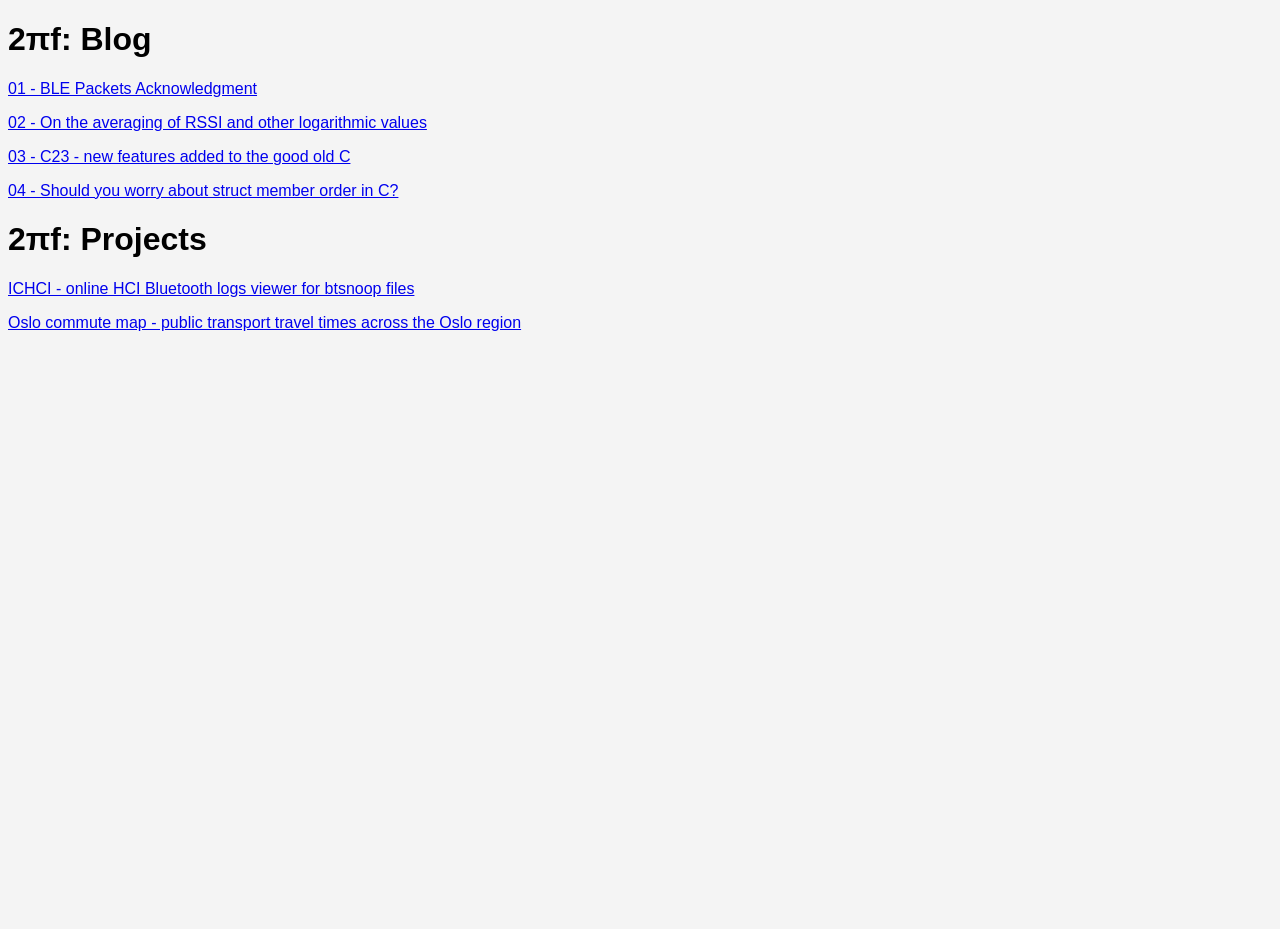
<file: index.html>
<!DOCTYPE html>
<html lang="en">
<head>
    <meta charset="UTF-8">
    <meta name="viewport" content="width=device-width, initial-scale=1.0">
    <title>2πf: blog</title>
    <meta name="description" content="Blog posts from 2πf about Bluetooth, signal processing, and the C language.">
    <link rel="canonical" href="https://2pif.com/">
    <link rel="icon" href="/favicon.svg" type="image/svg+xml">
    <style>
        body {
            height: 100vh;
            background-color: #f4f4f4;
            font-family: Arial, sans-serif;
        }
    </style>
</head>
<body>
    <h1>2πf: Blog</h1>
    <p>
        <a href="blog/01.html">01 - BLE Packets Acknowledgment</a>
    </p>
    <p>
        <a href="blog/02.html">02 - On the averaging of RSSI and other logarithmic values</a>
    </p>
    <p>
        <a href="blog/03.html">03 - C23 - new features added to the good old C</a>
    </p>
    <p>
        <a href="blog/04.html">04 - Should you worry about struct member order in C?</a>
    </p>
    <h1>2πf: Projects</h1>
    <p>
        <a href="prj/ichci/description.html">ICHCI - online HCI Bluetooth logs viewer for btsnoop files</a>
    </p>
    <p>
        <a href="prj/oslo_commute_map/index.html">Oslo commute map - public transport travel times across the Oslo region</a>
    </p>
</body>
</html>
</file>
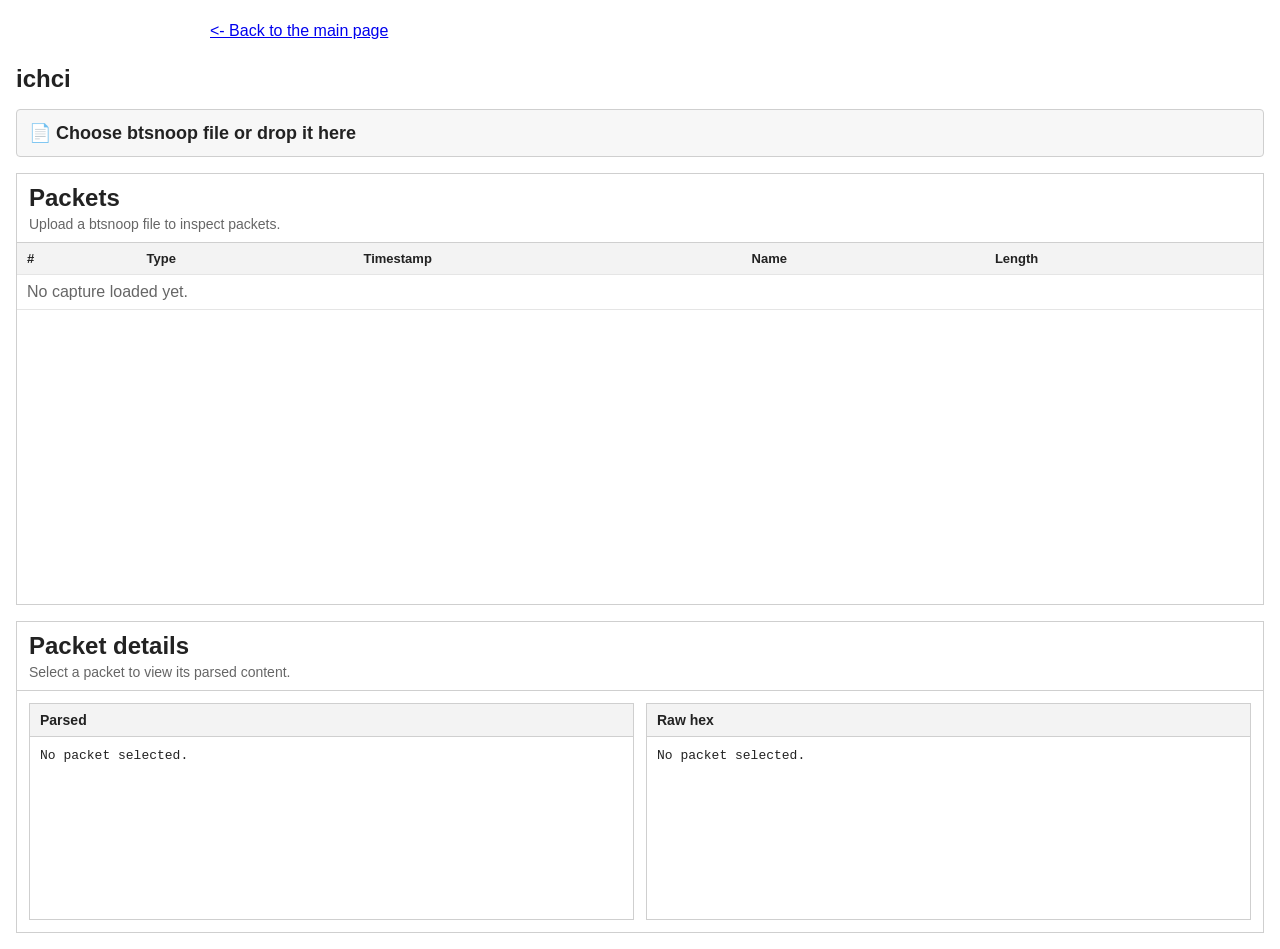
<file: prj/ichci/index.html>
<!doctype html>
<html lang="en">
  <head>
    <meta charset="UTF-8" />
    <meta name="viewport" content="width=device-width, initial-scale=1.0" />
    <title>ICHCI Viewer</title>
    <meta
      name="description"
      content="Online viewer for Bluetooth HCI logs, including BTSnoop files captured on Linux, Android, or Zephyr."
    />
    <link rel="canonical" href="https://2pif.com/prj/ichci/index.html" />
    <link rel="icon" href="../../favicon.svg" type="image/svg+xml" />
    <style>
      body {
        margin: 0;
        font-family: Arial, sans-serif;
        background: #f4f4f4;
        color: #222;
      }

      .page-intro {
        max-width: 860px;
        margin: 0 auto;
        padding: 0.75rem 1.25rem 0;
      }

      .page-intro p {
        line-height: 1.6;
        margin: 0.35rem 0;
      }
    </style>
    <script type="module" crossorigin src="./assets/index-OMD-CZUZ.js"></script>
    <link rel="stylesheet" crossorigin href="./assets/index-CI_X7AaX.css">
  </head>
  <body>
    <div class="page-intro">
      <p><a href="/"><- Back to the main page</a></p>
    </div>
    <div id="app"></div>
    <noscript>
      <div class="page-intro">
        <p>This page needs JavaScript to run the viewer.</p>
      </div>
    </noscript>
  </body>
  </html>
</file>
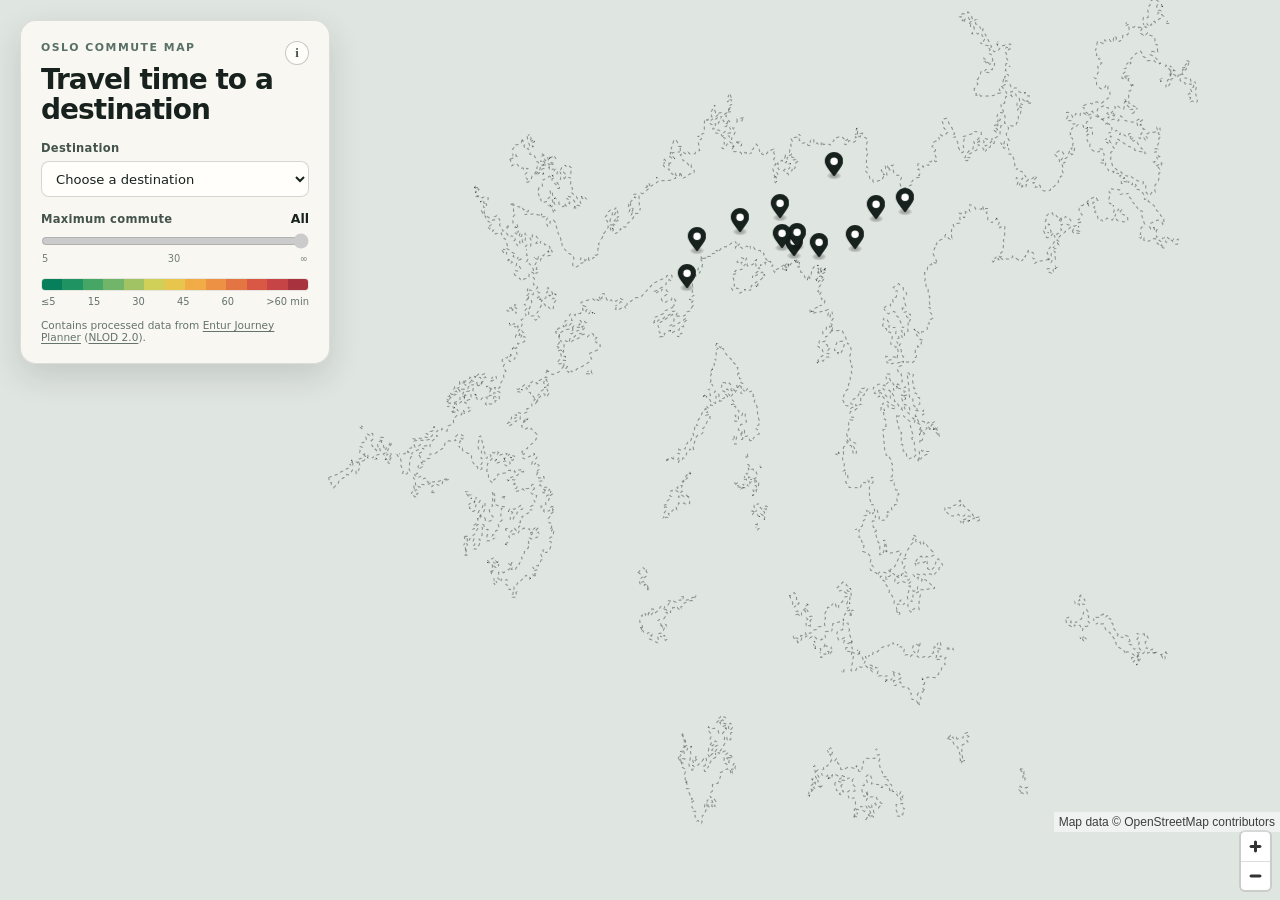
<file: prj/oslo_commute_map/index.html>
<!doctype html>
<html lang="en">
  <head>
    <meta charset="UTF-8" />
    <meta name="viewport" content="width=device-width, initial-scale=1.0" />
    <meta name="theme-color" content="#f6f3ed" />
    <title>Oslo travel-time map</title>
    <script type="module" crossorigin src="./assets/index-nOUWs7Cj.js"></script>
    <link rel="stylesheet" crossorigin href="./assets/index-Ds8M4fvr.css">
  </head>
  <body>
    <main id="app">
      <div id="map" aria-label="Travel time map of Oslo"></div>
      <section class="panel">
        <div class="panel-header">
          <p class="eyebrow">Oslo commute map</p>
          <div class="panel-actions">
            <button id="info-button" class="info-button" type="button" aria-label="About the travel-time data" aria-expanded="false" aria-controls="data-info">i</button>
            <button id="panel-toggle" class="panel-toggle" type="button" aria-label="Collapse map controls" aria-expanded="true" aria-controls="panel-content"><span aria-hidden="true">−</span></button>
          </div>
        </div>
        <div id="data-info" class="info-popover" role="note" hidden>
          <strong>About the data</strong>
          <p>Commute times were precomputed from each map cell for journeys arriving by 08:00 on Tuesday, 15 September 2026. For reference only - check current journeys before travelling.</p>
          <p>Coverage boundaries were simplified from <a href="https://kart.ssb.no/api/ogc/v1/tettsted_ogc_api/collections/tettsted_2026/items" target="_blank" rel="noopener noreferrer">Statistics Norway data</a> (<a href="https://creativecommons.org/licenses/by/4.0/" target="_blank" rel="noopener noreferrer">CC BY 4.0</a>).</p>
        </div>
        <div id="panel-content" class="panel-content">
          <h1>Travel time to <span id="destination-name">a destination</span></h1>
          <label class="field-label" for="destination-select">Destination</label>
          <select id="destination-select" disabled></select>
          <div class="filter-heading">
            <label class="field-label" for="commute-limit">Maximum commute</label>
            <output id="commute-limit-value" for="commute-limit">All</output>
          </div>
          <input id="commute-limit" class="commute-slider" type="range" min="5" max="60" step="5" value="60" disabled>
          <div class="slider-scale" aria-hidden="true"><span>5</span><span>30</span><span>∞</span></div>
          <div class="progress-row">
            <span class="pulse" aria-hidden="true"></span>
            <span id="progress" aria-live="polite">Loading static map data…</span>
          </div>
          <div id="legend" class="legend" aria-label="Travel time legend"></div>
          <p class="data-source">Contains processed data from <a href="https://developer.entur.no/docs/open-services/journey-planner" target="_blank" rel="noopener noreferrer">Entur Journey Planner</a> (<a href="https://data.norge.no/nlod/en/2.0" target="_blank" rel="noopener noreferrer">NLOD 2.0</a>).</p>
        </div>
      </section>
    </main>
  </body>
</html>
</file>
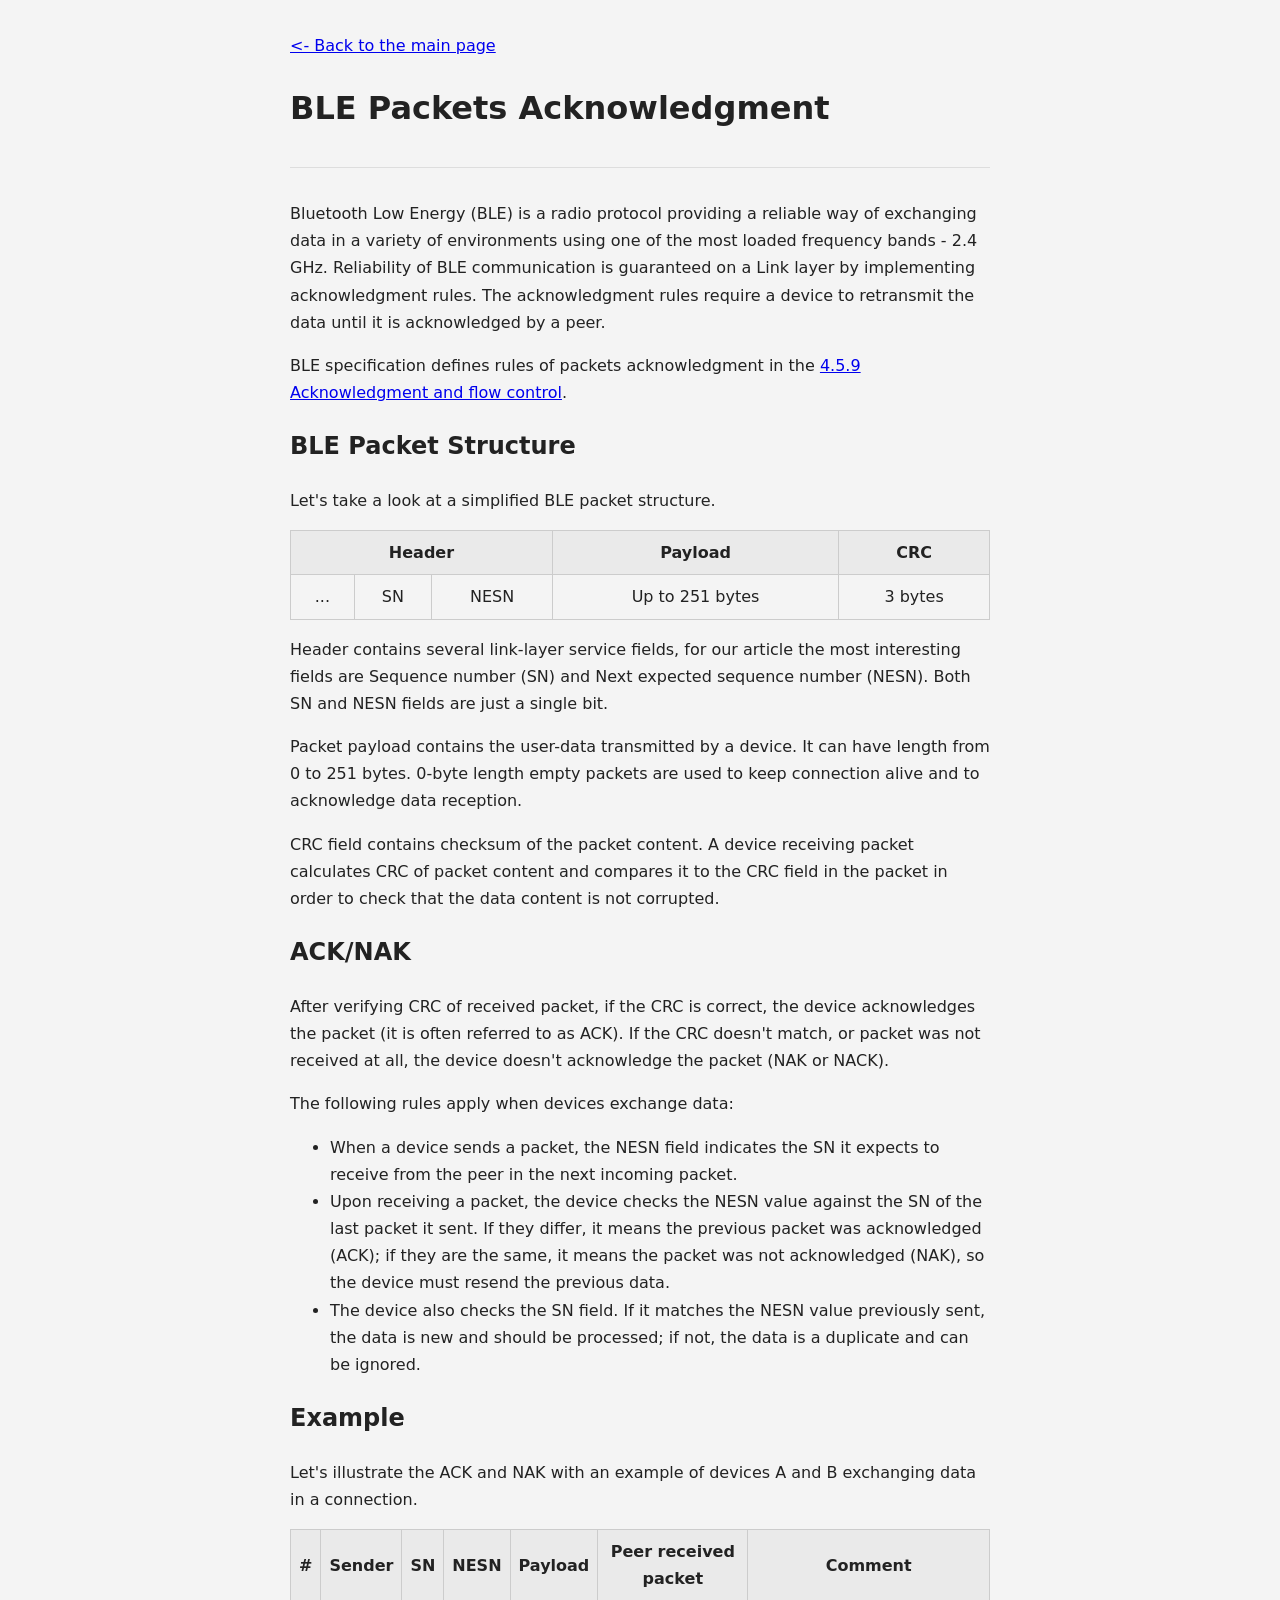
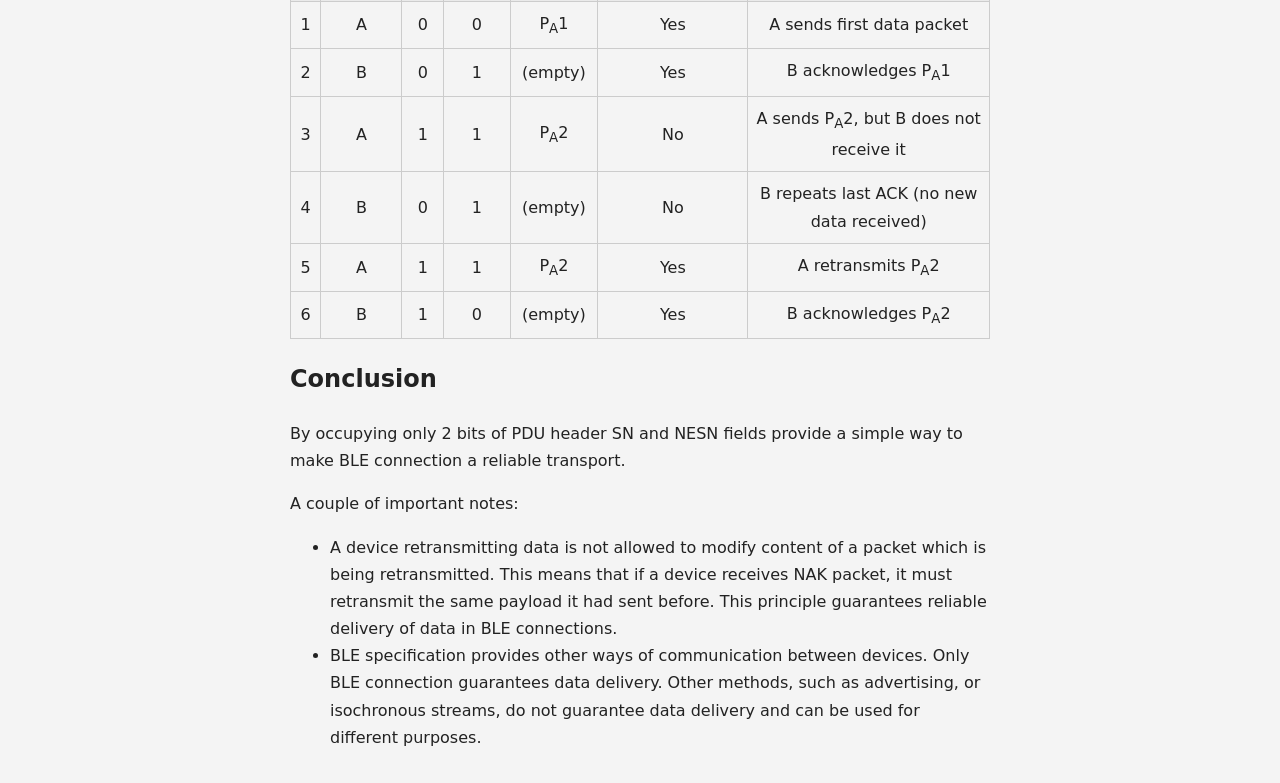
<file: blog/01.html>
<!DOCTYPE html>
<html lang="en">
<head>
    <meta charset="UTF-8">
    <title>BLE Packets Acknowledgment</title>
    <meta name="viewport" content="width=device-width, initial-scale=1">
    <meta name="description" content="An overview of BLE packet acknowledgment, including SN, NESN, ACK, NAK, and a worked example.">
    <link rel="canonical" href="https://2pif.com/blog/01.html">
    <link rel="icon" href="../favicon.svg" type="image/svg+xml">
    <style>
        body {
            max-width: 700px;
            margin: 2em auto;
            font-family: system-ui, sans-serif;
            line-height: 1.7;
            padding: 0 1em;
            background: #f4f4f4;
            color: #222;
        }
        h1 {
            font-size: 2em;
            margin-bottom: 0.5em;
        }
        hr {
            margin: 2em 0;
            border: none;
            border-top: 1px solid #ddd;
        }
        article {
            margin-top: 2em;
        }
        .highlight_green {
          background-color: #008000;
        }
        .highlight_red {
          background-color: #ff0000;
        }
    </style>
</head>
<body>
    <p>
        <a href="/"><- Back to the main page</a>
    </p>
    <h1>BLE Packets Acknowledgment</h1>
    <hr>
    <article>
        <p>Bluetooth Low Energy (BLE) is a radio protocol providing a reliable way of exchanging data in a variety of environments using one of
            the most loaded frequency bands - 2.4 GHz. Reliability of BLE communication is guaranteed on a Link layer by implementing acknowledgment rules.
            The acknowledgment rules require a device to retransmit the data until it is acknowledged by a peer.</p>
        <p>BLE specification defines rules of packets acknowledgment in the <a href="https://www.bluetooth.com/wp-content/uploads/Files/Specification/HTML/Core-61/out/en/low-energy-controller/link-layer-specification.html#UUID-222304f1-cb53-e120-96d1-182df7905d7d" target="_blank" rel="noopener">4.5.9 Acknowledgment and flow control</a>.</p>
        <h2>BLE Packet Structure</h2>
        <p>Let's take a look at a simplified BLE packet structure.</p>
        <table style="width:100%; border-collapse:collapse; text-align:center; margin-bottom:1em;">
          <tr style="background-color:#eaeaea;">
            <th colspan="3" style="border:1px solid #ccc; padding:8px;">Header</th>
            <th style="border:1px solid #ccc; padding:8px;">Payload</th>
            <th style="border:1px solid #ccc; padding:8px;">CRC</th>
          </tr>
          <tr>
            <td style="border:1px solid #ccc; padding:8px;">...</td>
            <td style="border:1px solid #ccc; padding:8px;">SN</td>
            <td style="border:1px solid #ccc; padding:8px;">NESN</td>
            <td style="border:1px solid #ccc; padding:8px;">Up to 251 bytes</td>
            <td style="border:1px solid #ccc; padding:8px;">3 bytes</td>
          </tr>
        </table>
        <p>Header contains several link-layer service fields,
            for our article the most interesting fields are Sequence number (SN) and  Next expected sequence number (NESN).
        Both SN and NESN fields are just a single bit.</p>
        <p>Packet payload contains the user-data transmitted by a device. It can have length from 0 to 251 bytes. 0-byte length empty packets
            are used to keep connection alive and to acknowledge data reception.</p>
        <p>CRC field contains checksum of the packet
        content. A device receiving packet calculates CRC of packet content and compares it to the CRC field in the packet in order
        to check that the data content is not corrupted.</p>
        <h2>ACK/NAK</h2>
        <p>After verifying CRC of received packet, if the CRC is correct, the device acknowledges the packet (it is often referred to as ACK).
            If the CRC doesn't match, or packet was not received at all, the device
            doesn't acknowledge the packet (NAK or NACK).</p>
        <p>The following rules apply when devices exchange data:</p>
        <ul>
            <li>When a device sends a packet, the NESN field indicates the SN
                it expects to receive from the peer in the next incoming packet.</li>
            <li>Upon receiving a packet, the device checks the NESN value against the SN of the last packet it sent.
                If they differ, it means the previous packet was acknowledged (ACK);
                if they are the same, it means the packet was not acknowledged (NAK), so the device must resend the previous data.</li>
            <li>The device also checks the SN field. If it matches the NESN value previously sent,
                the data is new and should be processed; if not, the data is a duplicate and can be ignored.</li>
        </ul>
        <h2>Example</h2>
        <p>Let's illustrate the ACK and NAK with an example of devices A and B exchanging data in a connection.</p>
        <table style="width:100%; border-collapse:collapse; text-align:center; margin-bottom:1em;">
                <tr style="background-color:#eaeaea;">
                <th style="border:1px solid #ccc; padding:8px;">#</th>
                <th style="border:1px solid #ccc; padding:8px;">Sender</th>
                <th style="border:1px solid #ccc; padding:8px;">SN</th>
                <th style="border:1px solid #ccc; padding:8px;">NESN</th>
                <th style="border:1px solid #ccc; padding:8px;">Payload</th>
                <th style="border:1px solid #ccc; padding:8px;">Peer received packet</th>
                <th style="border:1px solid #ccc; padding:8px;">Comment</th>
            </tr>
            <tr>
                <td style="border:1px solid #ccc; padding:8px;">1</td>
                <td style="border:1px solid #ccc; padding:8px;">A</td>
                <td id="sn1" style="border:1px solid #ccc; padding:8px;">0</td>
                <td id="nesn1"
                    onmouseover="document.getElementById('sn2').classList.add('highlight_green'); this.classList.add('highlight_green')"
                    onmouseout="document.getElementById('sn2').classList.remove('highlight_green'); this.classList.remove('highlight_green')"
                    style="border:1px solid #ccc; padding:8px;">0</td>
                <td style="border:1px solid #ccc; padding:8px;">P<sub>A</sub>1</td>
                <td style="border:1px solid #ccc; padding:8px;">Yes</td>
                <td style="border:1px solid #ccc; padding:8px;">A sends first data packet</td>
            </tr>
            <tr>
                <td style="border:1px solid #ccc; padding:8px;">2</td>
                <td style="border:1px solid #ccc; padding:8px;">B</td>
                <td id="sn2"
                    onmouseover="document.getElementById('nesn1').classList.add('highlight_green'); this.classList.add('highlight_green')"
                    onmouseout="document.getElementById('nesn1').classList.remove('highlight_green'); this.classList.remove('highlight_green')"
                    style="border:1px solid #ccc; padding:8px;">0</td>
                <td id="nesn2"
                    onmouseover="document.getElementById('sn3').classList.add('highlight_green'); this.classList.add('highlight_green')"
                    onmouseout="document.getElementById('sn3').classList.remove('highlight_green'); this.classList.remove('highlight_green')"
                    style="border:1px solid #ccc; padding:8px;">1</td>
                <td style="border:1px solid #ccc; padding:8px;">(empty)</td>
                <td style="border:1px solid #ccc; padding:8px;">Yes</td>
                <td style="border:1px solid #ccc; padding:8px;">B acknowledges P<sub>A</sub>1</td>
            </tr>
            <tr>
                <td style="border:1px solid #ccc; padding:8px;">3</td>
                <td style="border:1px solid #ccc; padding:8px;">A</td>
                <td id="sn3"
                    onmouseover="document.getElementById('nesn2').classList.add('highlight_green'); this.classList.add('highlight_green')"
                    onmouseout="document.getElementById('nesn2').classList.remove('highlight_green'); this.classList.remove('highlight_green')"
                    style="border:1px solid #ccc; padding:8px;">1</td>
                <td id="nesn3"
                    onmouseover="document.getElementById('sn4').classList.add('highlight_red'); this.classList.add('highlight_red')"
                    onmouseout="document.getElementById('sn4').classList.remove('highlight_red'); this.classList.remove('highlight_red')"
                    style="border:1px solid #ccc; padding:8px;">1</td>
                <td style="border:1px solid #ccc; padding:8px;">P<sub>A</sub>2</td>
                <td style="border:1px solid #ccc; padding:8px;">No</td>
                <td style="border:1px solid #ccc; padding:8px;">A sends P<sub>A</sub>2, but B does not receive it</td>
            </tr>
            <tr>
                <td style="border:1px solid #ccc; padding:8px;">4</td>
                <td style="border:1px solid #ccc; padding:8px;">B</td>
                <td id="sn4"
                    onmouseover="document.getElementById('nesn3').classList.add('highlight_red'); this.classList.add('highlight_red')"
                    onmouseout="document.getElementById('nesn3').classList.remove('highlight_red'); this.classList.remove('highlight_red')"
                    style="border:1px solid #ccc; padding:8px;">0</td>
                <td id="nesn4"
                    onmouseover="document.getElementById('sn5').classList.add('highlight_green'); this.classList.add('highlight_green')"
                    onmouseout="document.getElementById('sn5').classList.remove('highlight_green'); this.classList.remove('highlight_green')"
                    style="border:1px solid #ccc; padding:8px;">1</td>
                <td style="border:1px solid #ccc; padding:8px;">(empty)</td>
                <td style="border:1px solid #ccc; padding:8px;">No</td>
                <td style="border:1px solid #ccc; padding:8px;">B repeats last ACK (no new data received)</td>
            </tr>
            <tr>
                <td style="border:1px solid #ccc; padding:8px;">5</td>
                <td style="border:1px solid #ccc; padding:8px;">A</td>
                <td id="sn5"
                    onmouseover="document.getElementById('nesn4').classList.add('highlight_green'); this.classList.add('highlight_green')"
                    onmouseout="document.getElementById('nesn4').classList.remove('highlight_green'); this.classList.remove('highlight_green')"
                    style="border:1px solid #ccc; padding:8px;">1</td>
                <td id="nesn5"
                    onmouseover="document.getElementById('sn6').classList.add('highlight_green'); this.classList.add('highlight_green')"
                    onmouseout="document.getElementById('sn6').classList.remove('highlight_green'); this.classList.remove('highlight_green')"
                    style="border:1px solid #ccc; padding:8px;">1</td>
                <td style="border:1px solid #ccc; padding:8px;">P<sub>A</sub>2</td>
                <td style="border:1px solid #ccc; padding:8px;">Yes</td>
                <td style="border:1px solid #ccc; padding:8px;">A retransmits P<sub>A</sub>2</td>
            </tr>
            <tr>
                <td style="border:1px solid #ccc; padding:8px;">6</td>
                <td style="border:1px solid #ccc; padding:8px;">B</td>
                <td id="sn6"
                    onmouseover="document.getElementById('nesn5').classList.add('highlight_green'); this.classList.add('highlight_green')"
                    onmouseout="document.getElementById('nesn5').classList.remove('highlight_green'); this.classList.remove('highlight_green')"
                    style="border:1px solid #ccc; padding:8px;">1</td>
                <td id="nesn6" style="border:1px solid #ccc; padding:8px;">0</td>
                <td style="border:1px solid #ccc; padding:8px;">(empty)</td>
                <td style="border:1px solid #ccc; padding:8px;">Yes</td>
                <td style="border:1px solid #ccc; padding:8px;">B acknowledges P<sub>A</sub>2</td>
            </tr>
        </table>
        </table>
        <h2>Conclusion</h2>
        <p>By occupying only 2 bits of PDU header SN and NESN fields provide a simple way to make BLE connection a reliable transport.</p>
        <p>A couple of important notes:
        <ul>
            <li>
            A device retransmitting data is not allowed to modify content of a packet which is being retransmitted.
            This means that if a device receives NAK packet, it must retransmit the same payload it had sent before.
            This principle guarantees reliable delivery of data in BLE connections.
            </li>
            <li>
            BLE specification provides other ways of communication between devices. Only BLE connection guarantees data delivery.
            Other methods, such as advertising, or isochronous streams, do not guarantee data delivery and can be used for different purposes.
            </li>
        </ul>
            
        </p>
        
    </article>
</body>
</html>
</file>
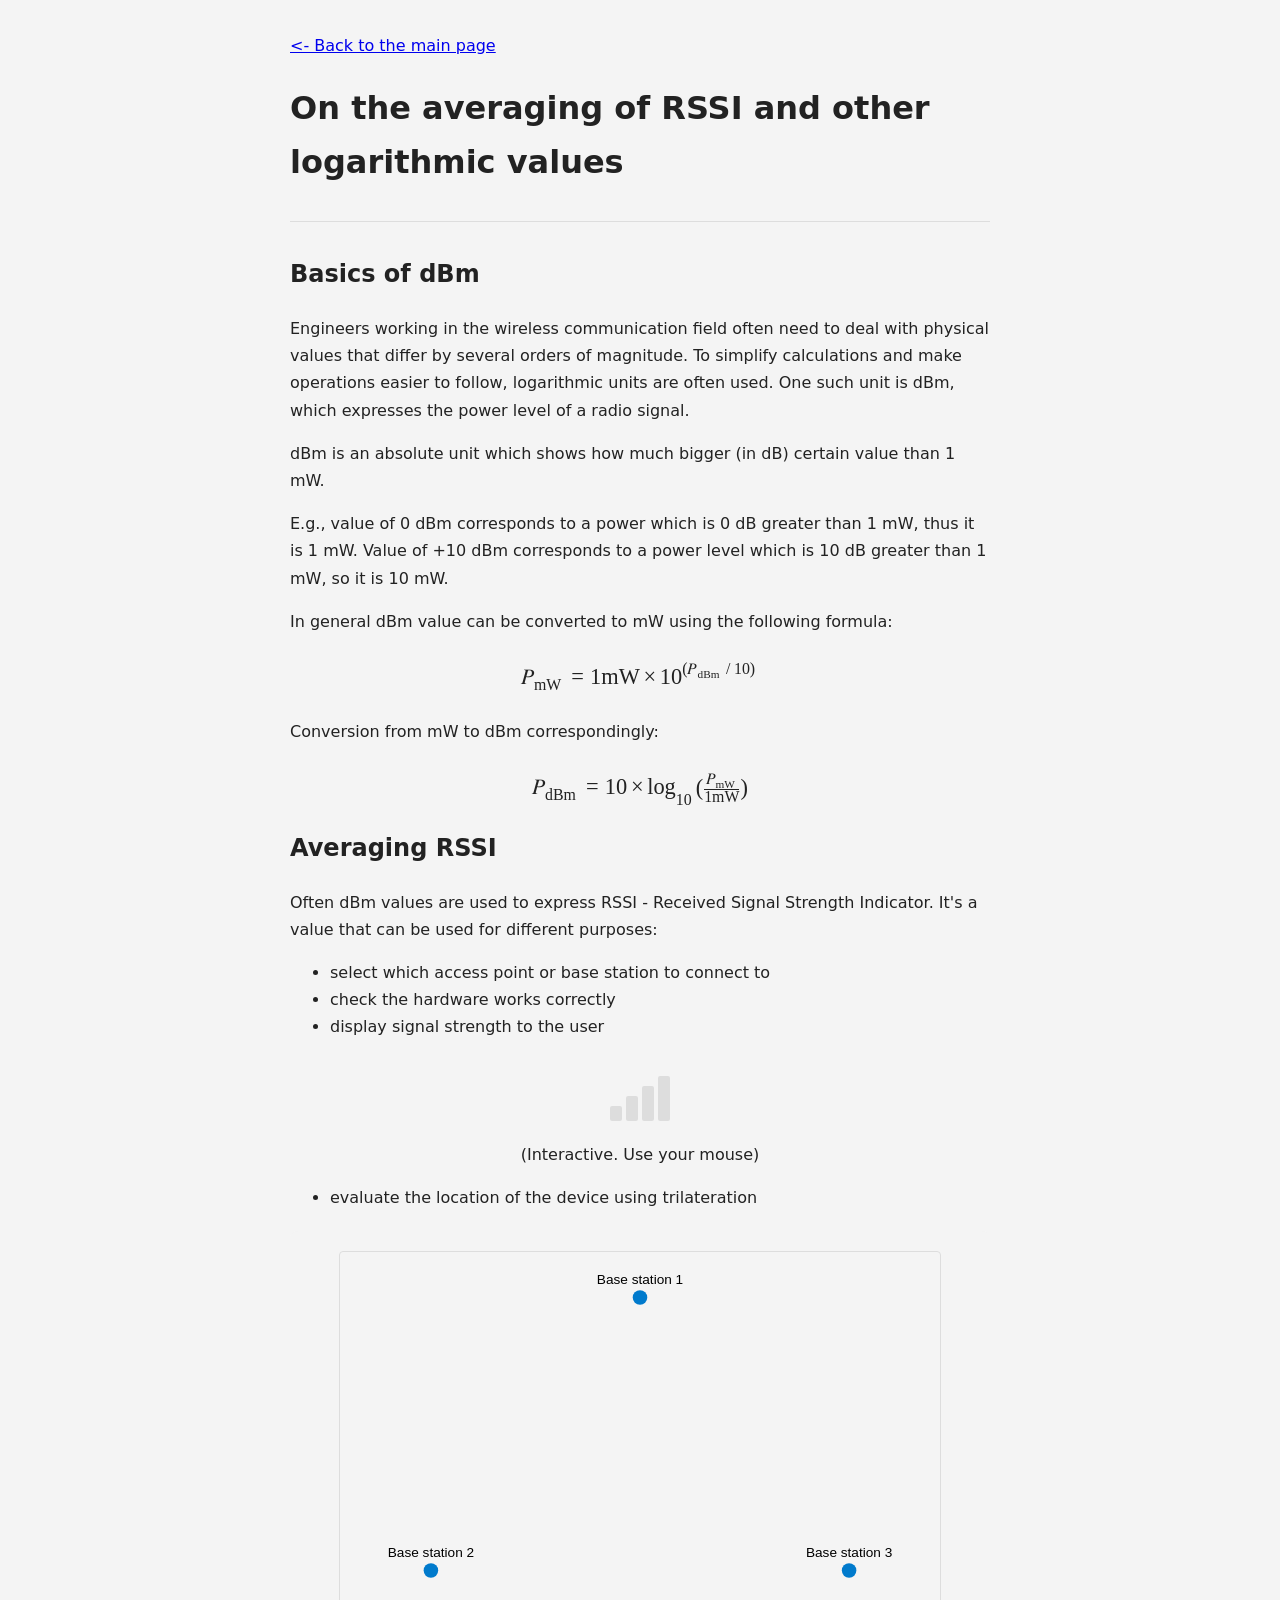
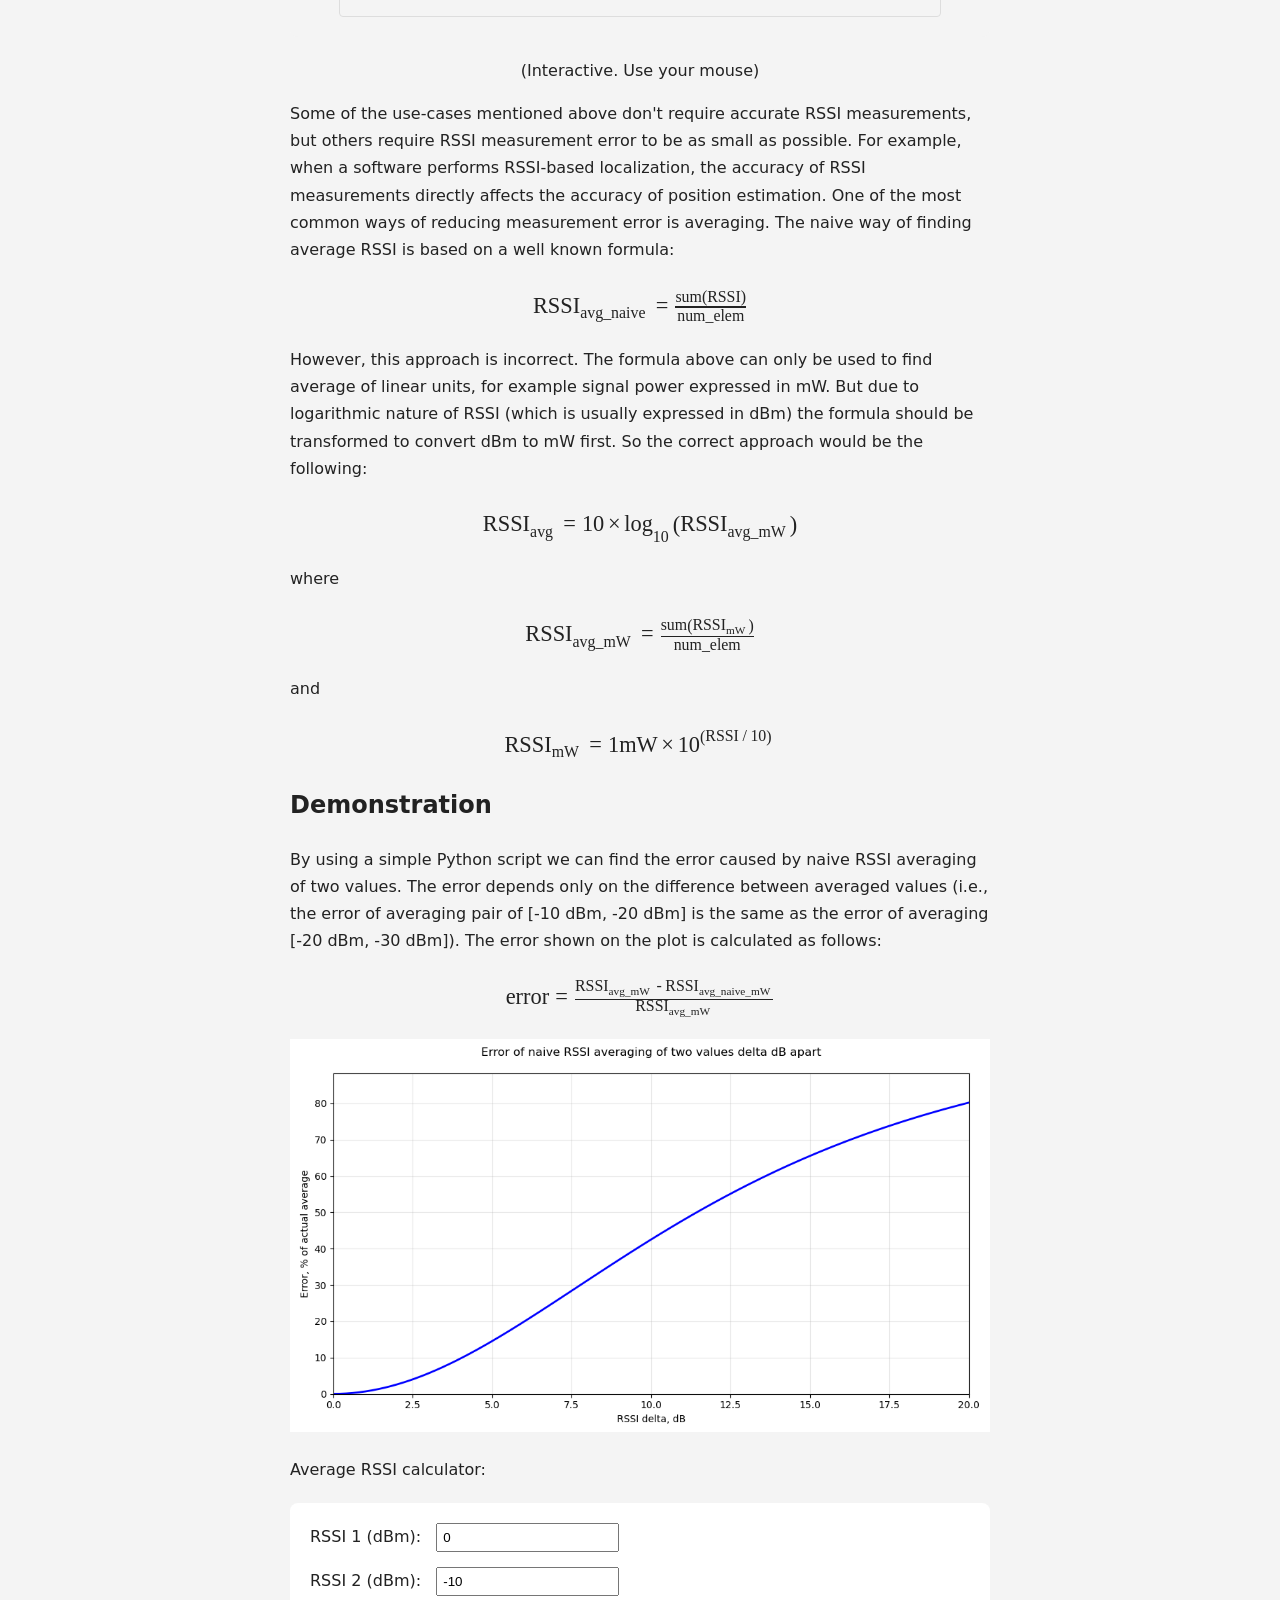
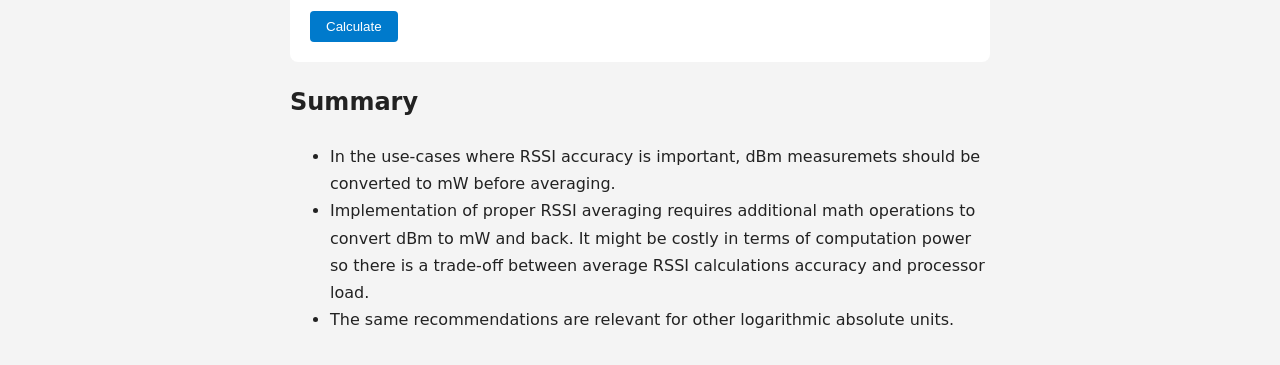
<file: blog/02.html>
<!DOCTYPE html>
<html lang="en">

<head>
    <meta charset="UTF-8">
    <title>On the averaging of RSSI and other logarithmic values</title>
    <meta name="viewport" content="width=device-width, initial-scale=1">
    <meta name="description" content="A short explanation of dBm, RSSI, and why averaging logarithmic values needs extra care.">
    <link rel="canonical" href="https://2pif.com/blog/02.html">
    <link rel="icon" href="../favicon.svg" type="image/svg+xml">
    <style>
        body {
            max-width: 700px;
            margin: 2em auto;
            font-family: system-ui, sans-serif;
            line-height: 1.7;
            padding: 0 1em;
            background: #f4f4f4;
            color: #222;
        }

        h1 {
            font-size: 2em;
            margin-bottom: 0.5em;
        }

        hr {
            margin: 2em 0;
            border: none;
            border-top: 1px solid #ddd;
        }
        article {
            margin-top: 2em;
        }
    </style>
</head>

<body>
    <p>
        <a href="/"><- Back to the main page</a>
    </p>
    <h1>On the averaging of RSSI and other logarithmic values</h1>
    <hr>
    <article>
        <h2>Basics of dBm</h2>
        <p>Engineers working in the wireless communication field often need to deal with physical values that differ by several orders of magnitude.
            To simplify calculations and make operations easier to follow, logarithmic units are often used.
            One such unit is dBm, which expresses the power level of a radio signal.
        </p>
        <p>
            dBm is an absolute unit which shows how much bigger (in dB) certain value than 1 mW.
            <p>
                E.g., value of 0 dBm corresponds to a power which is 0 dB greater than 1 mW, thus it is 1 mW.
                Value of +10 dBm corresponds to a power level which is 10 dB greater than 1 mW, so it is 10 mW.
            </p>
            In general dBm value can be converted to mW using the following formula:
            <p style="text-align: center; font-size: 1.4em">
            <math xmlns="http://www.w3.org/1998/Math/MathML">
                <msub>
                    <mi>P</mi>
                    <mi>mW</mi>
                </msub>
                <mo>=</mo>
                <mn>1</mn>
                <mtext> mW </mtext>
                <mo>×</mo>
                <msup>
                    <mn>10</mn>
                    <mrow>
                        <mo>(</mo>
                        <msub>
                            <mi>P</mi>
                            <mi>dBm</mi>
                        </msub>
                        <mo>/</mo>
                        <mn>10</mn>
                        <mo>)</mo>
                    </mrow>
                </msup>
            </math>
            </p>
            Conversion from mW to dBm correspondingly:
            <p style="text-align: center; font-size: 1.4em">
            <math xmlns="http://www.w3.org/1998/Math/MathML">
                <msub>
                    <mi>P</mi>
                    <mi>dBm</mi>
                </msub>
                <mo>=</mo>
                <mn>10</mn>
                <mo>×</mo>
                <msub>
                    <mi>log</mi>
                    <mn>10</mn>
                </msub>
                <mo>(</mo>
                <mfrac>
                    <msub>
                        <mi>P</mi>
                        <mi>mW</mi>
                    </msub>
                    <mrow>
                        <mn>1</mn>
                        <mtext> mW</mtext>
                    </mrow>
                </mfrac>
                <mo>)</mo>
            </math>
            </p>
        </p>
        <h2>Averaging RSSI</h2>
        <p>Often dBm values are used to express RSSI - Received Signal Strength Indicator.
            It's a value that can be used for different purposes:
        <ul>
            <li>select which access point or base station to connect to</li>
            <li>check the hardware works correctly</li>
            <li>display signal strength to the user</li>
        </ul>
        </p>
        <div id="signal-bars" style="display: flex; align-items: flex-end; gap: 4px; height: 60px; margin: 20px 0; justify-content: center;">
            <div class="signal-bar bar1" data-level="1" style="width: 12px; height: 15px; background: #ddd; border-radius: 2px; transition: background-color 0.2s; cursor: pointer;"></div>
            <div class="signal-bar bar2" data-level="2" style="width: 12px; height: 25px; background: #ddd; border-radius: 2px; transition: background-color 0.2s; cursor: pointer;"></div>
            <div class="signal-bar bar3" data-level="3" style="width: 12px; height: 35px; background: #ddd; border-radius: 2px; transition: background-color 0.2s; cursor: pointer;"></div>
            <div class="signal-bar bar4" data-level="4" style="width: 12px; height: 45px; background: #ddd; border-radius: 2px; transition: background-color 0.2s; cursor: pointer;"></div>
        </div>
        <style>
            .bar1:hover {
                background: #ff4444 !important;
            }
            .bar1:hover ~ .signal-bar {
                background: #ddd !important;
            }

            .bar2:hover {
                background: #ffaa00 !important;
            }
            .bar2:hover ~ .signal-bar {
                background: #ddd !important;
            }
            .bar1:has(~ .bar2:hover) {
                background: #ffaa00 !important;
            }

            .bar3:hover {
                background: #88dd88 !important;
            }
            .bar3:hover ~ .signal-bar {
                background: #ddd !important;
            }
            .bar1:has(~ .bar3:hover),
            .bar2:has(~ .bar3:hover) {
                background: #88dd88 !important;
            }

            .bar4:hover {
                background: #44aa44 !important;
            }
            .bar1:has(~ .bar4:hover),
            .bar2:has(~ .bar4:hover),
            .bar3:has(~ .bar4:hover) {
                background: #44aa44 !important;
            }

            /* Touch-friendly classes for mobile */
            .signal-bar.active-level-1 {
                background: #ff4444 !important;
            }
            .signal-bar.active-level-2 {
                background: #ffaa00 !important;
            }
            .signal-bar.active-level-3 {
                background: #88dd88 !important;
            }
            .signal-bar.active-level-4 {
                background: #44aa44 !important;
            }
        </style>
        <script>
            document.addEventListener('DOMContentLoaded', function() {
                const signalBars = document.querySelectorAll('.signal-bar');
                let activeLevel = 0;

                function updateSignalBars(level) {
                    signalBars.forEach((bar, index) => {
                        bar.className = 'signal-bar bar' + (index + 1);
                        if (index + 1 <= level) {
                            bar.classList.add('active-level-' + level);
                        }
                    });
                }

                function resetSignalBars() {
                    signalBars.forEach((bar, index) => {
                        bar.className = 'signal-bar bar' + (index + 1);
                    });
                }

                signalBars.forEach(bar => {
                    // Touch events for mobile
                    bar.addEventListener('touchstart', function(e) {
                        e.preventDefault();
                        const level = parseInt(this.dataset.level);
                        updateSignalBars(level);
                    });

                    bar.addEventListener('touchend', function(e) {
                        e.preventDefault();
                        resetSignalBars();
                    });

                    // Click events as fallback
                    bar.addEventListener('click', function(e) {
                        const level = parseInt(this.dataset.level);
                        if (activeLevel === level) {
                            resetSignalBars();
                            activeLevel = 0;
                        } else {
                            updateSignalBars(level);
                            activeLevel = level;
                        }
                    });
                });
            });
        </script>
        <p style="text-align: center">
            (Interactive. Use your mouse)
        </p>
        <p>
            <ul><li>evaluate the location of the device using trilateration</ul></li>
        </p>
        <div style="background: #f4f4f4; padding: 20px; border-radius: 8px; margin: 20px 0; position: relative; overflow: hidden;">

            <canvas id="trilaterationCanvas" width="660" height="400" style="border: 1px solid #ddd; border-radius: 4px; cursor: crosshair; display: block; margin: 0 auto;"></canvas>
        </div>

        <script>
            const canvas = document.getElementById('trilaterationCanvas');
            const ctx = canvas.getContext('2d');

            // Make canvas responsive
            function resizeCanvas() {
            const container = canvas.parentElement;
            const containerWidth = container.clientWidth - 40; // Account for padding
            const maxWidth = Math.min(containerWidth, 600);
            const aspectRatio = 400 / 660; // height / width from original

            canvas.width = maxWidth;
            canvas.height = Math.round(maxWidth * aspectRatio);
            canvas.style.width = maxWidth + 'px';
            canvas.style.height = Math.round(maxWidth * aspectRatio) + 'px';
            }

            // Base station positions (will be scaled)
            function getBaseStations() {
            const scaleX = canvas.width / 660;
            const scaleY = canvas.height / 400;

            return [
                { x: 330 * scaleX, y: 50 * scaleY, name: 'Base station 1' },   // Top center
                { x: 100 * scaleX, y: 350 * scaleY, name: 'Base station 2' },  // Bottom left
                { x: 560 * scaleX, y: 350 * scaleY, name: 'Base station 3' }   // Bottom right
            ];
            }

            let mousePos = { x: 0, y: 0 };
            let isMouseInside = false;

            function initializeMousePos() {
            const scaleX = canvas.width / 660;
            const scaleY = canvas.height / 400;
            mousePos = { x: 330 * scaleX, y: 200 * scaleY };
            }

            function calculateDistance(x1, y1, x2, y2) {
            return Math.sqrt((x2 - x1) ** 2 + (y2 - y1) ** 2);
            }

            function pixelsToMeters(pixels) {
            // Scale: canvas represents roughly 10m x 8m area
            const scaleX = canvas.width / 660;
            return (pixels / (66 * scaleX)).toFixed(1); // 66 pixels ≈ 1 meter in original scale
            }

            function calculateRSSI(distancePixels) {
            const distanceMeters = parseFloat(pixelsToMeters(distancePixels));
            const maxDistance = 5; // 5 meters
            const minRSSI = -40; // -40 dBm at max distance
            const maxRSSI = 0; // 0 dBm at 0 distance

            if (distanceMeters >= maxDistance) return minRSSI;
            if (distanceMeters === 0) return maxRSSI;

            // Convert RSSI from dBm to mW for linear scale calculations
            const maxPower_mW = Math.pow(10, maxRSSI / 10); // 1 mW at 0 dBm
            const minPower_mW = Math.pow(10, minRSSI / 10); // 0.0001 mW at -40 dBm

            // Inverse square relationship: P ∝ 1/d²
            const powerRatio = 1 / (distanceMeters * distanceMeters);
            const maxPowerRatio = 1 / (maxDistance * maxDistance);

            // Normalize and scale the power
            const normalizedRatio = powerRatio / (1 / (0.1 * 0.1)); // Normalize to reference distance of 0.1m
            const clampedRatio = Math.min(normalizedRatio, 1);

            // Linear interpolation in power domain
            const power_mW = minPower_mW + (maxPower_mW - minPower_mW) * clampedRatio;

            // Convert back to dBm
            return 10 * Math.log10(power_mW);
            }

            function isPointInTriangle(px, py, ax, ay, bx, by, cx, cy) {
            const denominator = ((by - cy) * (ax - cx) + (cx - bx) * (ay - cy));
            const a = ((by - cy) * (px - cx) + (cx - bx) * (py - cy)) / denominator;
            const b = ((cy - ay) * (px - cx) + (ax - cx) * (py - cy)) / denominator;
            const c = 1 - a - b;

            return a >= 0 && b >= 0 && c >= 0;
            }

            function draw() {
            ctx.clearRect(0, 0, canvas.width, canvas.height);
            const baseStations = getBaseStations();
            const scale = canvas.width / 660;

            // Draw base stations
            baseStations.forEach(bs => {
                ctx.fillStyle = '#007acc';
                ctx.beginPath();
                ctx.arc(bs.x, bs.y, 8 * scale, 0, 2 * Math.PI);
                ctx.fill();

                // Label
                ctx.fillStyle = '#000';
                ctx.font = `${15 * scale}px sans-serif`;
                ctx.textAlign = 'center';
                ctx.fillText(bs.name, bs.x, bs.y - 15 * scale);
            });

            // Check if mouse is inside triangle
            const inTriangle = isPointInTriangle(
                mousePos.x, mousePos.y,
                baseStations[0].x, baseStations[0].y,
                baseStations[1].x, baseStations[1].y,
                baseStations[2].x, baseStations[2].y
            );

            if (isMouseInside && inTriangle) {
                // Draw mobile device
                ctx.fillStyle = '#ff6b6b';
                ctx.beginPath();
                ctx.arc(mousePos.x, mousePos.y, 6 * scale, 0, 2 * Math.PI);
                ctx.fill();

                // Draw lines and calculate RSSI for each base station
                baseStations.forEach((bs, index) => {
                const distance = calculateDistance(mousePos.x, mousePos.y, bs.x, bs.y);
                const distanceM = pixelsToMeters(distance);
                const rssi = calculateRSSI(distance);

                // Draw line
                ctx.strokeStyle = '#333';
                ctx.lineWidth = 1;
                ctx.beginPath();
                ctx.moveTo(mousePos.x, mousePos.y);
                ctx.lineTo(bs.x, bs.y);
                ctx.stroke();

                // Calculate midpoint for text
                const midX = (mousePos.x + bs.x) / 2;
                const midY = (mousePos.y + bs.y) / 2;

                // Draw distance and RSSI with scaled dimensions
                const boxWidth = 80 * scale;
                const boxHeight = 50 * scale;
                ctx.fillStyle = '#fff';
                ctx.fillRect(midX - boxWidth/2, midY - boxHeight/2, boxWidth, boxHeight);
                ctx.strokeStyle = '#333';
                ctx.lineWidth = 1;
                ctx.strokeRect(midX - boxWidth/2, midY - boxHeight/2, boxWidth, boxHeight);

                ctx.fillStyle = '#000';
                ctx.font = `${16 * scale}px sans-serif`;
                ctx.textAlign = 'center';
                ctx.fillText(`${distanceM}m`, midX, midY - 4 * scale);
                ctx.fillText(`${rssi.toFixed(1)}dBm`, midX, midY + 8 * scale);
                });
            }
            }

            function getMousePos(e) {
            const rect = canvas.getBoundingClientRect();
            return {
                x: (e.clientX - rect.left) * (canvas.width / rect.width),
                y: (e.clientY - rect.top) * (canvas.height / rect.height)
            };
            }

            function getTouchPos(e) {
            const rect = canvas.getBoundingClientRect();
            const touch = e.touches[0];
            return {
                x: (touch.clientX - rect.left) * (canvas.width / rect.width),
                y: (touch.clientY - rect.top) * (canvas.height / rect.height)
            };
            }

            // Mouse events
            canvas.addEventListener('mouseenter', () => {
            isMouseInside = true;
            draw();
            });

            canvas.addEventListener('mouseleave', () => {
            isMouseInside = false;
            draw();
            });

            canvas.addEventListener('mousemove', (e) => {
            mousePos = getMousePos(e);
            draw();
            });

            // Touch events for mobile
            canvas.addEventListener('touchstart', (e) => {
            e.preventDefault();
            isMouseInside = true;
            mousePos = getTouchPos(e);
            draw();
            });

            canvas.addEventListener('touchmove', (e) => {
            e.preventDefault();
            mousePos = getTouchPos(e);
            draw();
            });

            canvas.addEventListener('touchend', (e) => {
            e.preventDefault();
            isMouseInside = false;
            draw();
            });

            // Handle window resize
            window.addEventListener('resize', () => {
            resizeCanvas();
            initializeMousePos();
            draw();
            });

            // Initialize
            resizeCanvas();
            initializeMousePos();
            draw();
        </script>
        <p style="text-align: center">
            (Interactive. Use your mouse)
        </p>
        <p>
            Some of the use-cases mentioned above don't require accurate RSSI measurements, but others require RSSI
            measurement error to be as small as possible.
            For example, when a software performs RSSI-based localization, the accuracy of RSSI measurements directly
            affects the accuracy of position estimation.
            One of the most common ways of reducing measurement error is averaging.
            The naive way of finding average RSSI is based on a well known formula:
            <p style="text-align: center; font-size: 1.4em">
            <math xmlns="http://www.w3.org/1998/Math/MathML">
                <msub>
                    <mi>RSSI</mi>
                    <mtext>avg_naive</mtext>
                </msub>
                <mo>=</mo>
                <mfrac>
                    <mrow>
                        <mi>sum(RSSI)</mi>
                    </mrow>
                    <mtext>num_elem</mtext>
                </mfrac>
            </math>
            </p>
        </p>
        <p>
            However, this approach is incorrect. The formula above can only be used to find average of linear units,
            for example signal power expressed in mW.
            But due to logarithmic nature of RSSI (which is usually expressed in dBm) the formula should be transformed
            to convert dBm to mW first.
            So the correct approach would be the following:
            <p style="text-align: center; font-size: 1.4em">
            <math xmlns="http://www.w3.org/1998/Math/MathML">
                <msub>
                    <mi>RSSI</mi>
                    <mtext>avg</mtext>
                </msub>
                <mo>=</mo>
                <mn>10</mn>
                <mo>×</mo>
                <msub>
                    <mi>log</mi>
                    <mn>10</mn>
                </msub>
                <mo>(</mo>
                <msub>
                    <mi>RSSI</mi>
                    <mtext>avg_mW</mtext>
                </msub>
                <mo>)</mo>
            </math>
            </p>
            where
            <p style="text-align: center; font-size: 1.4em">
            <math xmlns="http://www.w3.org/1998/Math/MathML">
                <msub>
                    <mi>RSSI</mi>
                    <mtext>avg_mW</mtext>
                </msub>
                <mo>=</mo>
                <mfrac>
                    <mrow>
                        <mi>sum</mi>
                        <mo>(</mo>
                        <msub>
                            <mi>RSSI</mi>
                            <mi>mW</mi>
                        </msub>
                        <mo>)</mo>
                    </mrow>
                    <mtext>num_elem</mtext>
                </mfrac>
            </math>
            </p>
            and
            <p style="text-align: center; font-size: 1.4em">
            <math xmlns="http://www.w3.org/1998/Math/MathML">
                <msub>
                    <mi>RSSI</mi>
                    <mi>mW</mi>
                </msub>
                <mo>=</mo>
                <mn>1</mn>
                <mtext> mW </mtext>
                <mo>×</mo>
                <msup>
                    <mn>10</mn>
                    <mrow>
                        <mo>(</mo>
                        <mi>RSSI</mi>
                        <mo>/</mo>
                        <mn>10</mn>
                        <mo>)</mo>
                    </mrow>
                </msup>
            </math>
            </p>
        </p>
        <h2>Demonstration</h2>
        <p>
            By using a simple Python script we can find the error caused by naive RSSI averaging of two values.
            The error depends only on the difference between averaged values (i.e., the error of averaging pair of [-10 dBm,
            -20 dBm] is the same as the error of averaging [-20 dBm, -30 dBm]).
            The error shown on the plot is calculated as follows:
            <p style="text-align: center; font-size: 1.4em">
            <math xmlns="http://www.w3.org/1998/Math/MathML">
                <mi>error</mi>
                <mo>=</mo>
                <mfrac>
                    <mrow>
                        <msub>
                            <mi>RSSI</mi>
                            <mtext>avg_mW</mtext>
                        </msub>
                        <mo>-</mo>
                        <msub>
                            <mi>RSSI</mi>
                            <mtext>avg_naive_mW</mtext>
                        </msub>
                    </mrow>
                    <msub>
                        <mi>RSSI</mi>
                        <mtext>avg_mW</mtext>
                    </msub>
                </mfrac>
            </math>
            </p>
        </p>
        <p>
            <img src="img/02_error_plot.png" alt="Plot demonstrating error of naive RSSI averaging of 2 values"
                width="700">
        </p>

        <p>Average RSSI calculator:</p>
        <div style="background: #ffffff; padding: 20px; border-radius: 8px; margin: 20px 0;">
            <div style="margin-bottom: 15px;">
            <label for="rssi1">RSSI 1 (dBm): </label>
            <input type="number" id="rssi1" value="0" step="1" style="padding: 5px; margin-left: 10px;">
            </div>
            <div style="margin-bottom: 15px;">
            <label for="rssi2">RSSI 2 (dBm): </label>
            <input type="number" id="rssi2" value="-10" step="1" style="padding: 5px; margin-left: 10px;">
            </div>
            <button onclick="calculateAverages()" style="padding: 8px 16px; background: #007acc; color: white; border: none; border-radius: 4px; cursor: pointer;">Calculate</button>

            <div id="results" style="margin-top: 20px; padding: 15px; background: #f8f8f8; border-radius: 4px; display: none;">
            <p><strong>Naive Average:</strong> <span id="naiveAvg"></span> dBm (<span id="naiveAvg_mW"></span> mW)</p>
            <p><strong>Actual Average:</strong> <span id="correctAvg"></span> dBm (<span id="correctAvg_mW"></span> mW)</p>
            <p><strong>Error:</strong> <span id="error"></span>%</p>
            </div>
        </div>

        <script>
            function calculateAverages() {
            const rssi1 = parseFloat(document.getElementById('rssi1').value);
            const rssi2 = parseFloat(document.getElementById('rssi2').value);

            if (isNaN(rssi1) || isNaN(rssi2)) {
            alert('Please enter valid RSSI values');
            return;
            }

            // Naive averaging
            const naiveAvg = (rssi1 + rssi2) / 2;

            // Correct averaging (convert to mW first)
            const power1_mW = Math.pow(10, rssi1 / 10);
            const power2_mW = Math.pow(10, rssi2 / 10);
            const avgPower_mW = (power1_mW + power2_mW) / 2;
            const correctAvg = 10 * Math.log10(avgPower_mW);

            // Calculate error percentage
            const naiveAvg_mW = Math.pow(10, naiveAvg / 10);
            const error = (avgPower_mW - naiveAvg_mW) / avgPower_mW * 100;

            // Display results
            document.getElementById('naiveAvg').textContent = naiveAvg.toFixed(2);
            document.getElementById('naiveAvg_mW').textContent = naiveAvg_mW.toFixed(6);
            document.getElementById('correctAvg').textContent = correctAvg.toFixed(2);
            document.getElementById('correctAvg_mW').textContent = avgPower_mW.toFixed(6);
            document.getElementById('error').textContent = error.toFixed(2);
            document.getElementById('results').style.display = 'block';
            }
        </script>
        <h2>Summary</h2>
        <ul>
            <li>In the use-cases where RSSI accuracy is important, dBm measuremets should be converted to mW before
                averaging.</li>
            <li>Implementation of proper RSSI averaging requires additional math operations to convert dBm to mW and
                back.
                It might be costly in terms of computation power so there is a trade-off between
                average RSSI calculations accuracy and processor load.</li>
            <li>The same recommendations are relevant for other logarithmic absolute units.</li>
        </ul>
        </p>
    </article>
</body>

</html>
</file>
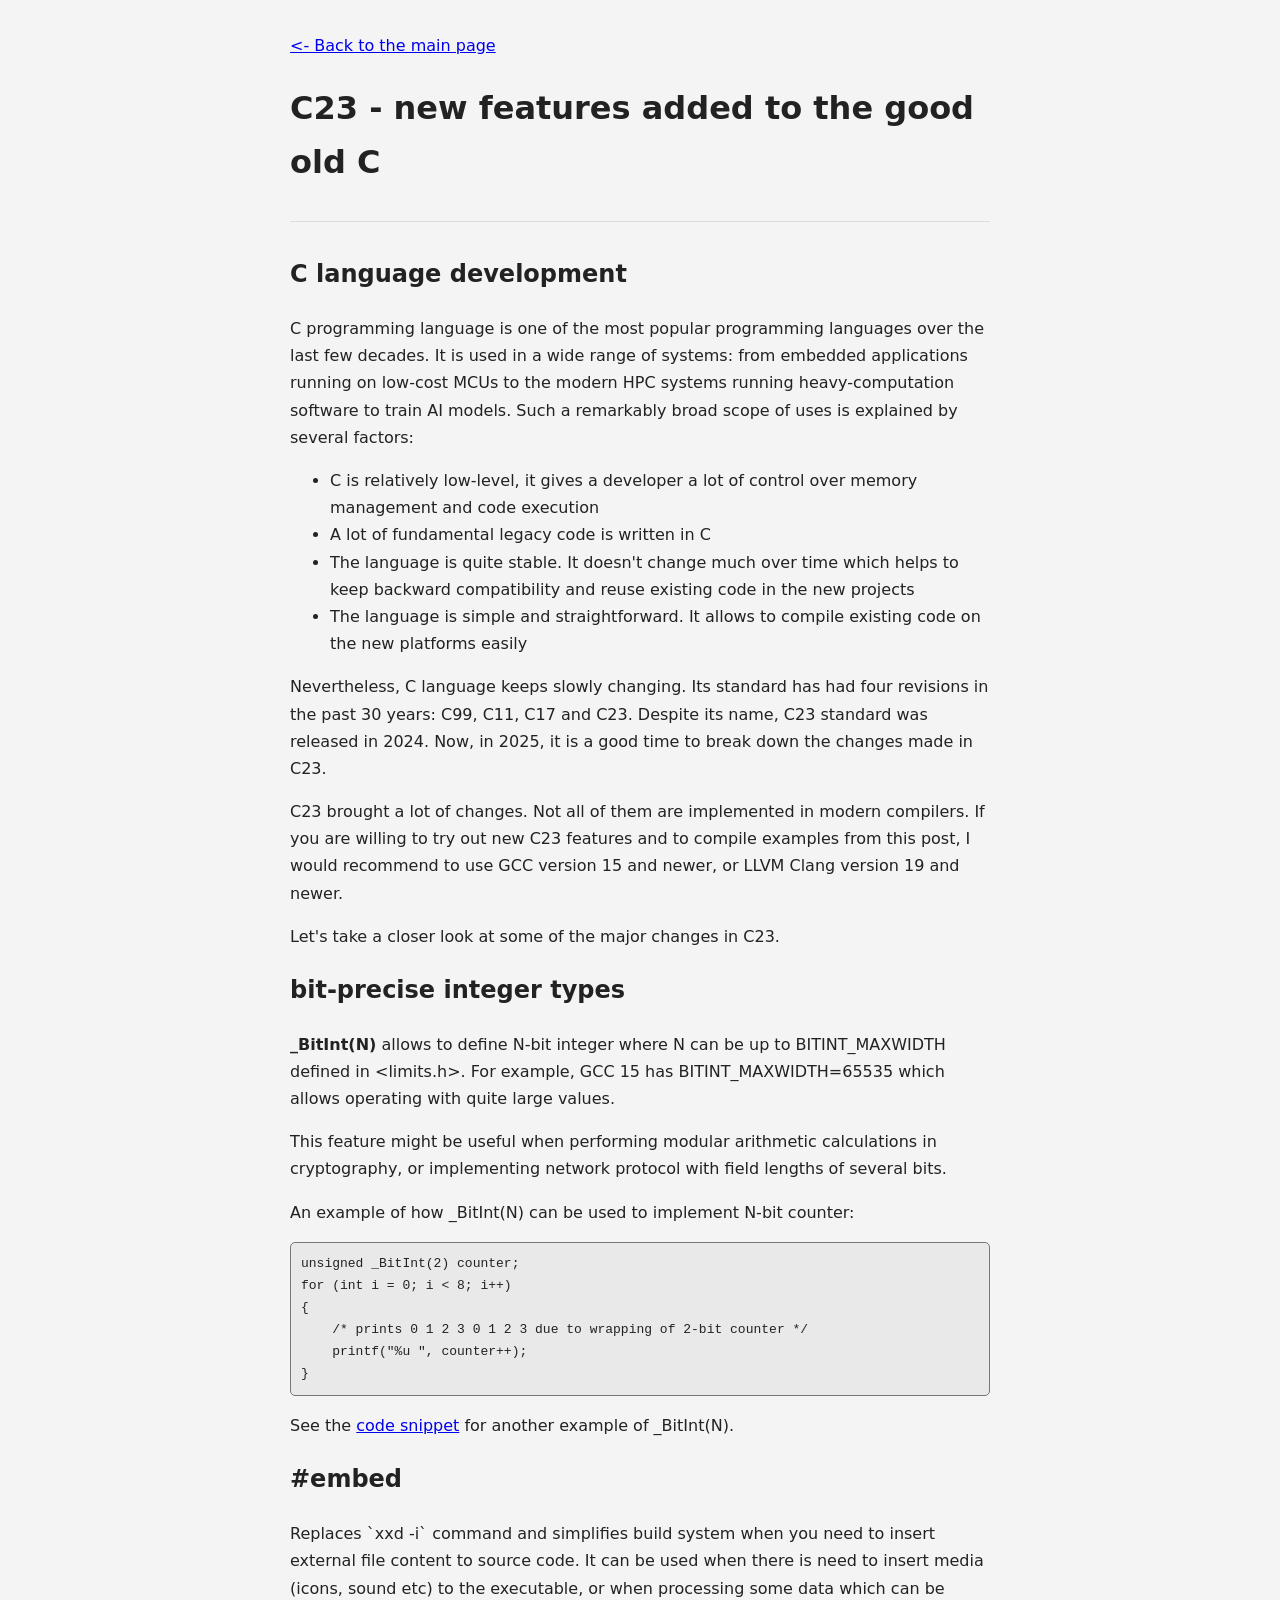
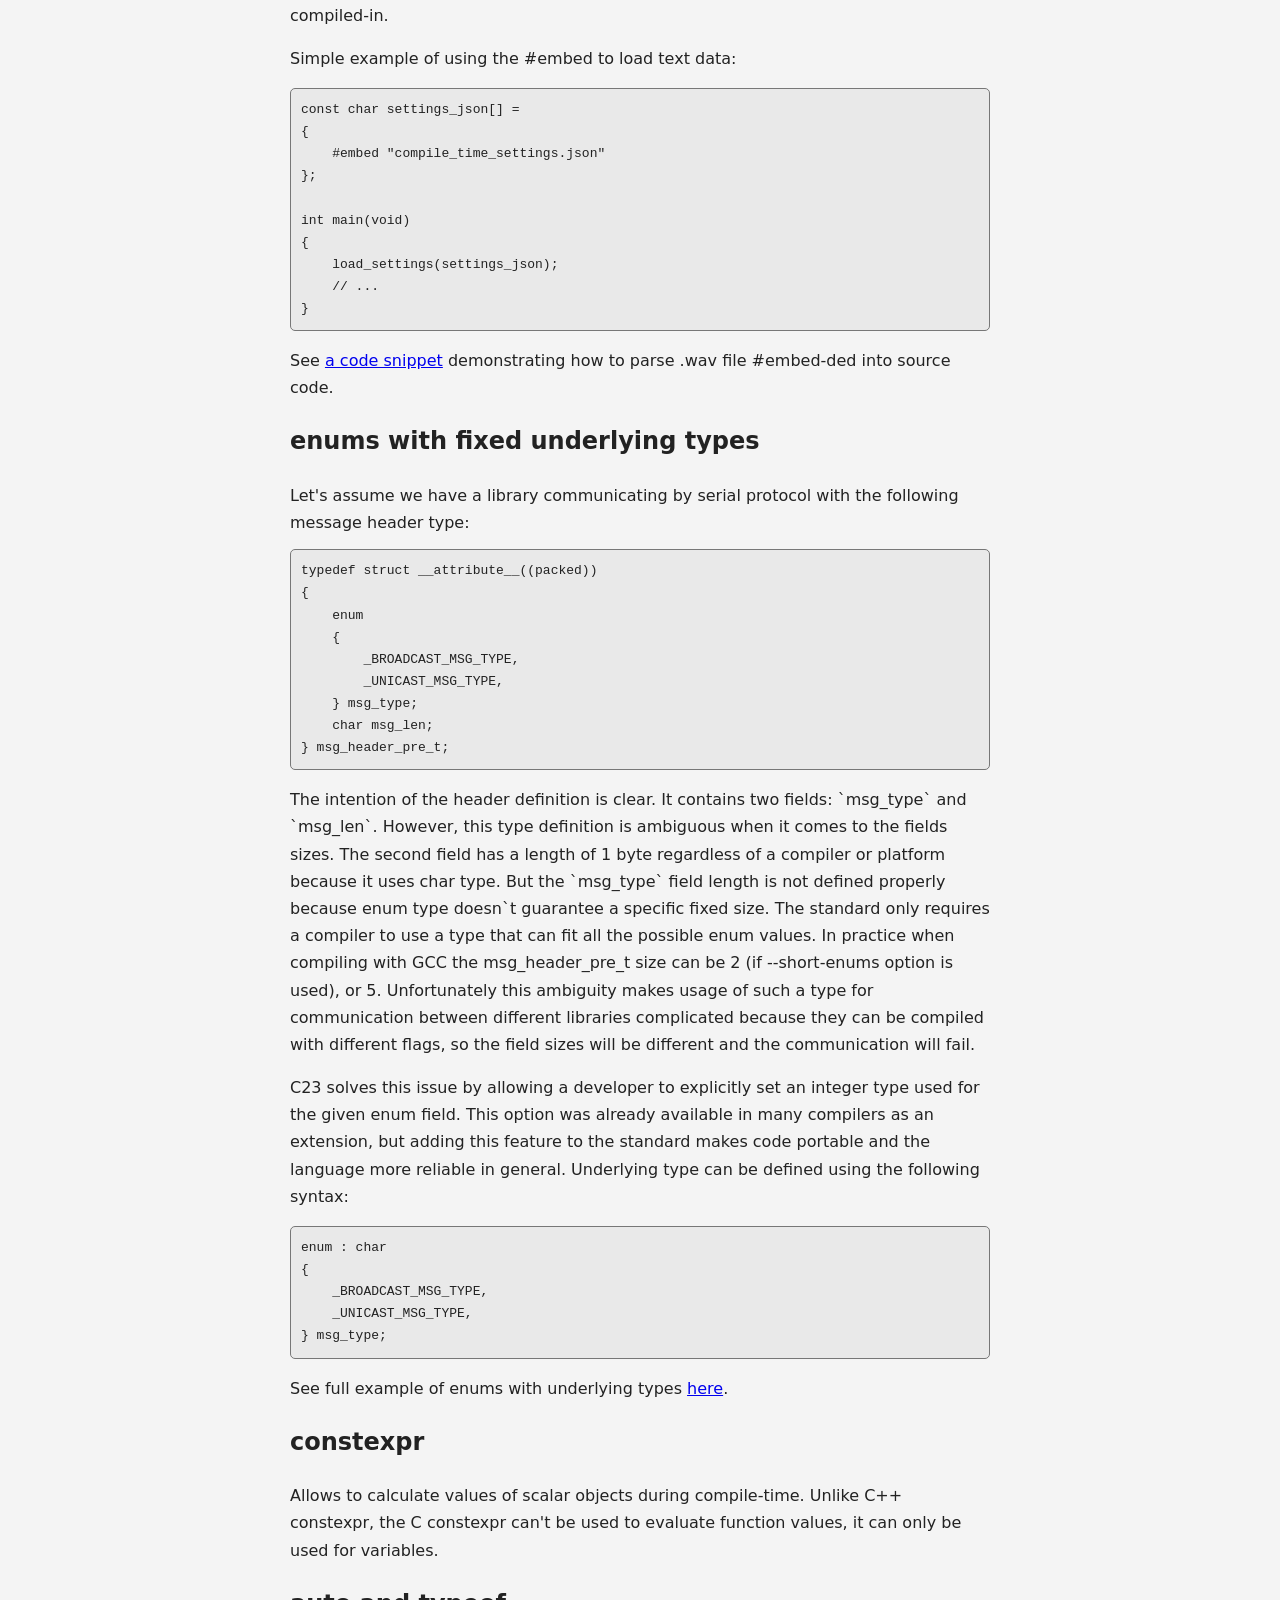
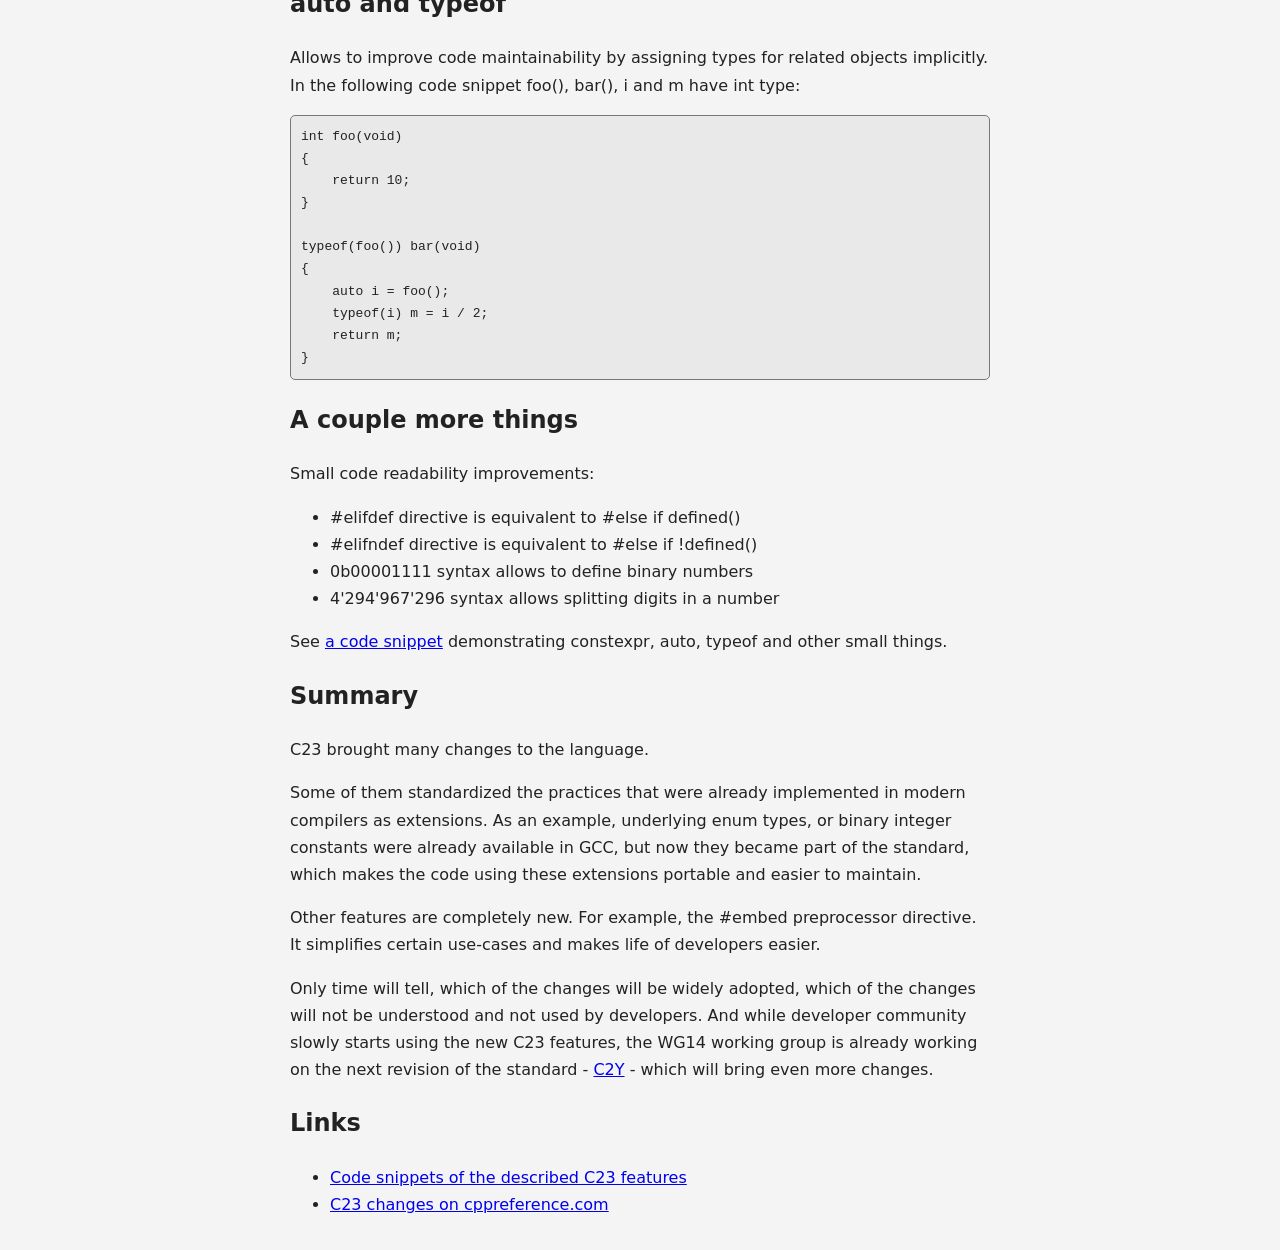
<file: blog/03.html>
<!DOCTYPE html>
<html lang="en">

<head>
    <meta charset="UTF-8">
    <title>C23 - new features added to the good old C</title>
    <meta name="viewport" content="width=device-width, initial-scale=1">
    <meta name="description" content="A practical look at a few useful C23 features, including _BitInt, #embed, fixed enum types, and typeof.">
    <link rel="canonical" href="https://2pif.com/blog/03.html">
    <link rel="icon" href="../favicon.svg" type="image/svg+xml">
    <style>
        body {
            max-width: 700px;
            margin: 2em auto;
            font-family: system-ui, sans-serif;
            line-height: 1.7;
            padding: 0 1em;
            background: #f4f4f4;
            color: #222;
        }

        h1 {
            font-size: 2em;
            margin-bottom: 0.5em;
        }

        hr {
            margin: 2em 0;
            border: none;
            border-top: 1px solid #ddd;
        }

        article {
            margin-top: 2em;
        }

        .codebox {
            background: #e9e9e9;
            padding: 10px;
            border: 1px solid #777777;
            border-radius: 5px;
            font-family: monospace;
            overflow: auto;
        }
    </style>
</head>

<body>
    <p>
        <a href="/"><- Back to the main page</a>
    </p>
    <h1>C23 - new features added to the good old C</h1>
    <hr>
    <article>
        <h2>C language development</h2>
        <p>
            C programming language is one of the most popular programming languages over the last few decades.
            It is used in a wide range of systems: from embedded applications running on low-cost MCUs to the modern
            HPC systems running heavy-computation software to train AI models.
            Such a remarkably broad scope of uses is explained by several factors:
        <ul>
            <li>C is relatively low-level, it gives a developer a lot of control over memory management and code
                execution</li>
            <li>A lot of fundamental legacy code is written in C</li>
            <li>The language is quite stable. It doesn't change much over time which helps to keep backward
                compatibility and reuse existing code in the new projects</li>
            <li>The language is simple and straightforward. It allows to compile existing code on the new platforms
                easily</li>
        </ul>
        </p>
        <p>
            Nevertheless, C language keeps slowly changing. Its standard has had four revisions in the past 30 years: C99,
            C11, C17 and C23. Despite its name, C23 standard was released in 2024.
            Now, in 2025, it is a good time to break down the changes made in C23.
        </p>
        <p>
            C23 brought a lot of changes. Not all of them are implemented in modern compilers. If you are willing to
            try out new C23 features and to compile examples from
            this post, I would recommend to use GCC version 15 and newer, or LLVM Clang version 19 and newer.
        </p>
        <p>
            Let's take a closer look at some of the major changes in C23.
        </p>
        <h2>bit-precise integer types</h2>
        <p>
            <strong>_BitInt(N)</strong> allows to define N-bit integer where N can be up to BITINT_MAXWIDTH
            defined in &lt;limits.h&gt;.
            For example, GCC 15 has BITINT_MAXWIDTH=65535 which allows operating with quite large values.
        </p>
        <p>
            This feature might be useful when performing modular arithmetic calculations in cryptography, or
            implementing
            network protocol with field lengths of several bits.
        </p>
        <p>An example of how _BitInt(N) can be used to implement N-bit counter:</p>
        <pre class="codebox"><code>unsigned _BitInt(2) counter;
for (int i = 0; i < 8; i++)
{
    /* prints 0 1 2 3 0 1 2 3 due to wrapping of 2-bit counter */
    printf("%u ", counter++);
}</code></pre>
        <p>
            See the <a href="https://github.com/skig/c23_snippets/blob/master/bitint/main.c">code snippet</a> for
            another
            example of _BitInt(N).
        </p>
        <h2>#embed</h2>
        <p>Replaces `xxd -i` command and simplifies build system when you need to insert external file content to source
            code. It can be used when there is need to insert media (icons, sound etc) to the executable, or when
            processing some data which can be compiled-in. </p>
        <p>Simple example of using the #embed to load text data:</p>
        <pre class="codebox"><code>const char settings_json[] =
{
    #embed "compile_time_settings.json"
};

int main(void)
{
    load_settings(settings_json);
    // ...
}</code></pre>
        <p>
            See <a href="https://github.com/skig/c23_snippets/blob/master/embed/main.c">a code snippet</a> demonstrating
            how to parse .wav file #embed-ded into source code.
        </p>
        <h2>enums with fixed underlying types</h2>
        Let's assume we have a library communicating by serial protocol with the following message header type:
        <pre class="codebox"><code>typedef struct __attribute__((packed))
{
    enum
    {
        _BROADCAST_MSG_TYPE,
        _UNICAST_MSG_TYPE,
    } msg_type;
    char msg_len;
} msg_header_pre_t;</code></pre>
        <p>The intention of the header definition is clear. It contains two fields:
            `msg_type` and `msg_len`.
            However, this type definition is ambiguous when it comes to the fields sizes. The second field has a length
            of 1 byte regardless of a compiler or platform because it uses char type.
            But the `msg_type` field length is not defined properly because enum type doesn`t guarantee a specific fixed size.
            The standard only requires a compiler to
            use a type that can fit all the possible enum values. In practice when compiling with GCC the
            msg_header_pre_t size can be 2 (if --short-enums option is used), or 5.
            Unfortunately this ambiguity makes usage of such a type for communication between different libraries
            complicated because they can be compiled with different flags, so the
            field sizes will be different and the communication will fail.
        </p>
        <p>
            C23 solves this issue by allowing a developer to explicitly set an integer type used for the given enum
            field. This option was already available in many
            compilers as an extension, but adding this feature to the standard makes code portable and the language
            more reliable in general. Underlying type can be defined
            using the following syntax:
        </p>
        <pre class="codebox"><code>enum : char
{
    _BROADCAST_MSG_TYPE,
    _UNICAST_MSG_TYPE,
} msg_type;</code></pre>
        <p>
            See full example of enums with underlying types <a
                href="https://github.com/skig/c23_snippets/blob/master/enums/main.c">here</a>.
        </p>
        <h2>constexpr</h2>
        <p>
            Allows to calculate values of scalar objects during compile-time. Unlike C++ constexpr, the C constexpr
            can't be
            used to evaluate function values, it can only be used for variables.
        </p>
        <h2>auto and typeof</h2>
        <p>
            Allows to improve code maintainability by assigning types for related objects implicitly. In the following
            code snippet foo(), bar(), i and m have int type:
        </p>
        <pre class="codebox"><code>int foo(void)
{
    return 10;
}

typeof(foo()) bar(void)
{
    auto i = foo();
    typeof(i) m = i / 2;
    return m;
}</code></pre>
        <h2>A couple more things</h2>
        <p>
            Small code readability improvements:
        <ul>
            <li>#elifdef directive is equivalent to #else if defined()</li>
            <li>#elifndef directive is equivalent to #else if !defined()</li>
            <li>0b00001111 syntax allows to define binary numbers</li>
            <li>4'294'967'296 syntax allows splitting digits in a number</li>
        </ul>
        </p>
        <p>
            See <a href="https://github.com/skig/c23_snippets/blob/master/misc/main.c">a code snippet</a> demonstrating
            constexpr, auto, typeof and other small things.
        </p>
        <h2>Summary</h2>
        <p>
            C23 brought many changes to the language.
        </p>
        <p>
            Some of them standardized the practices that were already implemented in modern compilers as
            extensions.
            As an example, underlying enum types, or binary integer constants were already available in GCC, but now
            they became part of the standard, which makes the code using these extensions portable and easier to
            maintain.
        </p>
        <p>
            Other features are completely new. For example, the #embed preprocessor directive. It simplifies certain
            use-cases and makes life of developers easier.
        </p>
        <p>
            Only time will tell, which of the changes will be widely adopted, which of the changes will not be understood and not used
            by developers. And
            while developer community slowly starts using the new C23 features, the WG14 working group is already working on the next revision of the standard
            - <a href="https://en.wikipedia.org/wiki/C2Y_(C_standard_revision)">C2Y</a> - which will bring even more changes.
        </p>
        <h2>Links</h2>
        <ul>
            <li><a href="https://github.com/skig/c23_snippets/tree/master">Code snippets of the described C23
                    features</a></li>
            <li><a href="https://en.cppreference.com/w/c/23.html">C23 changes on cppreference.com</a></li>
        </ul>
    </article>
</body>

</html>
</file>
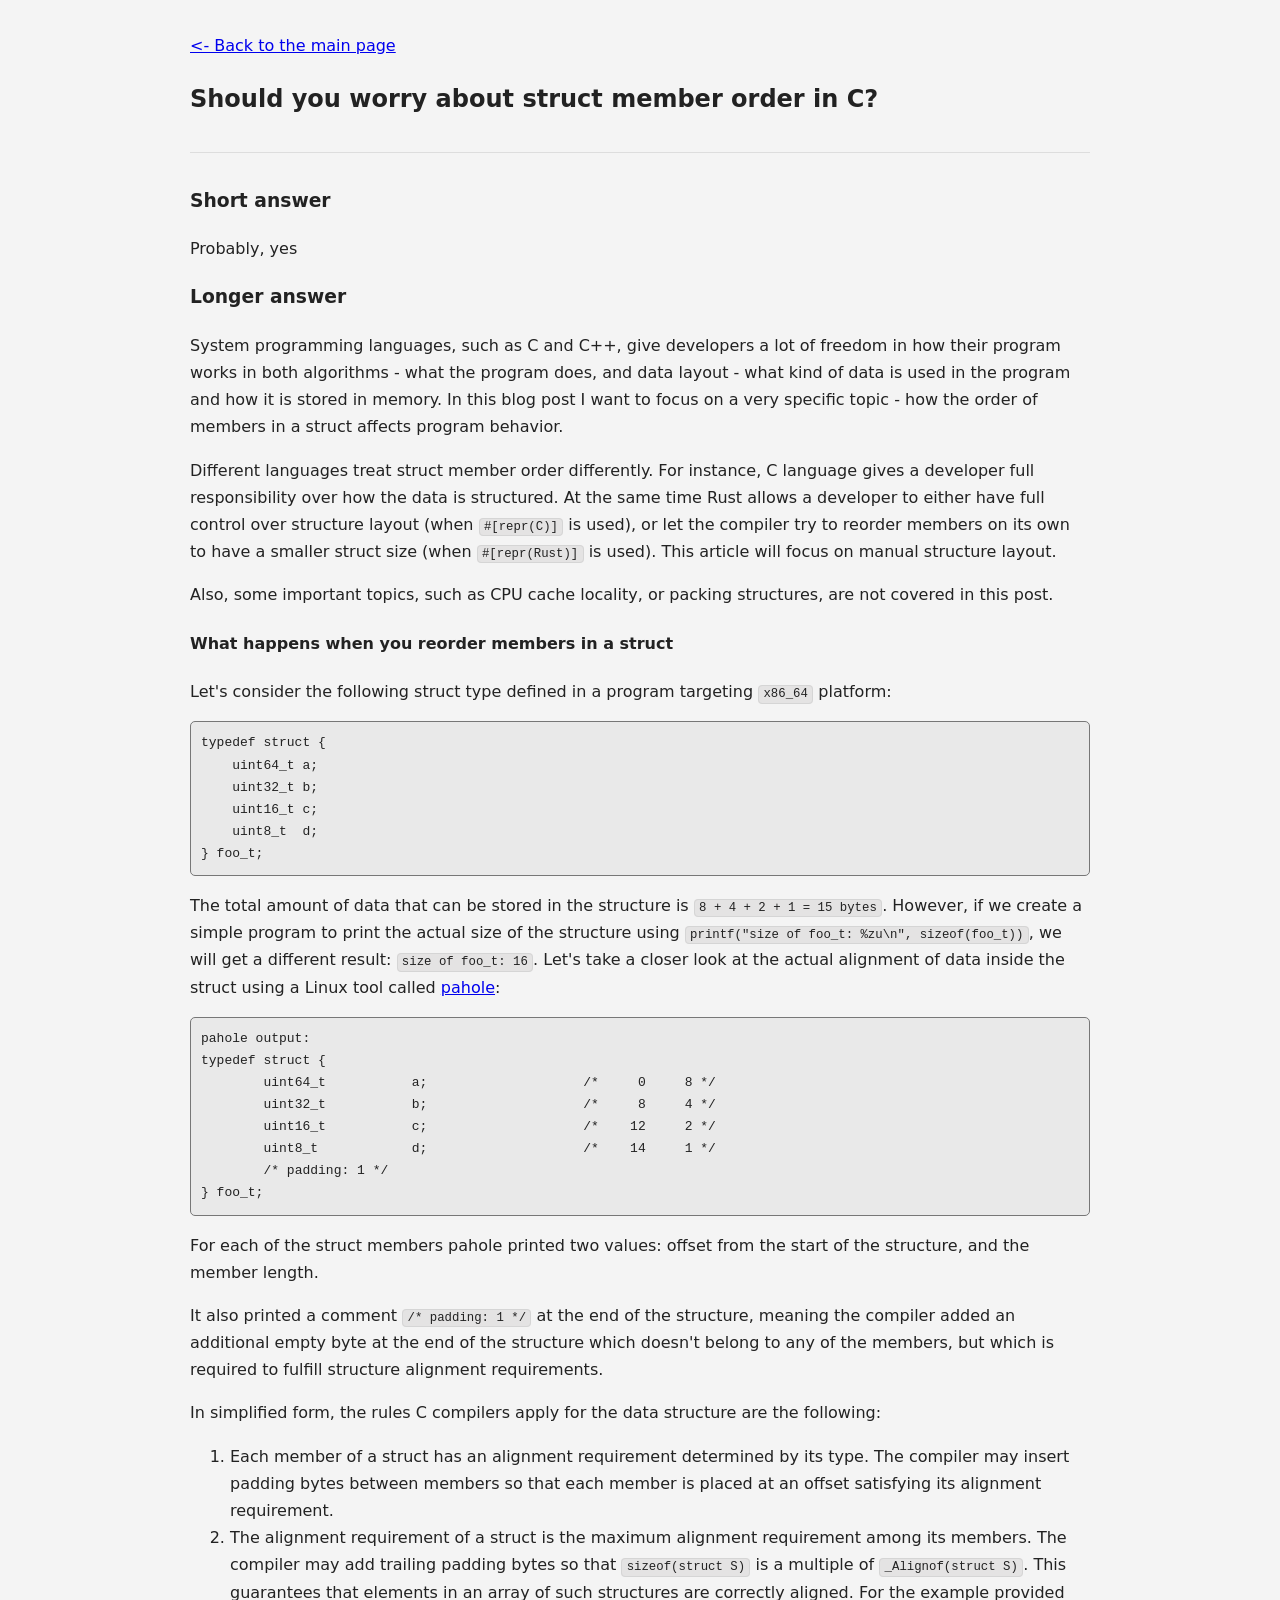
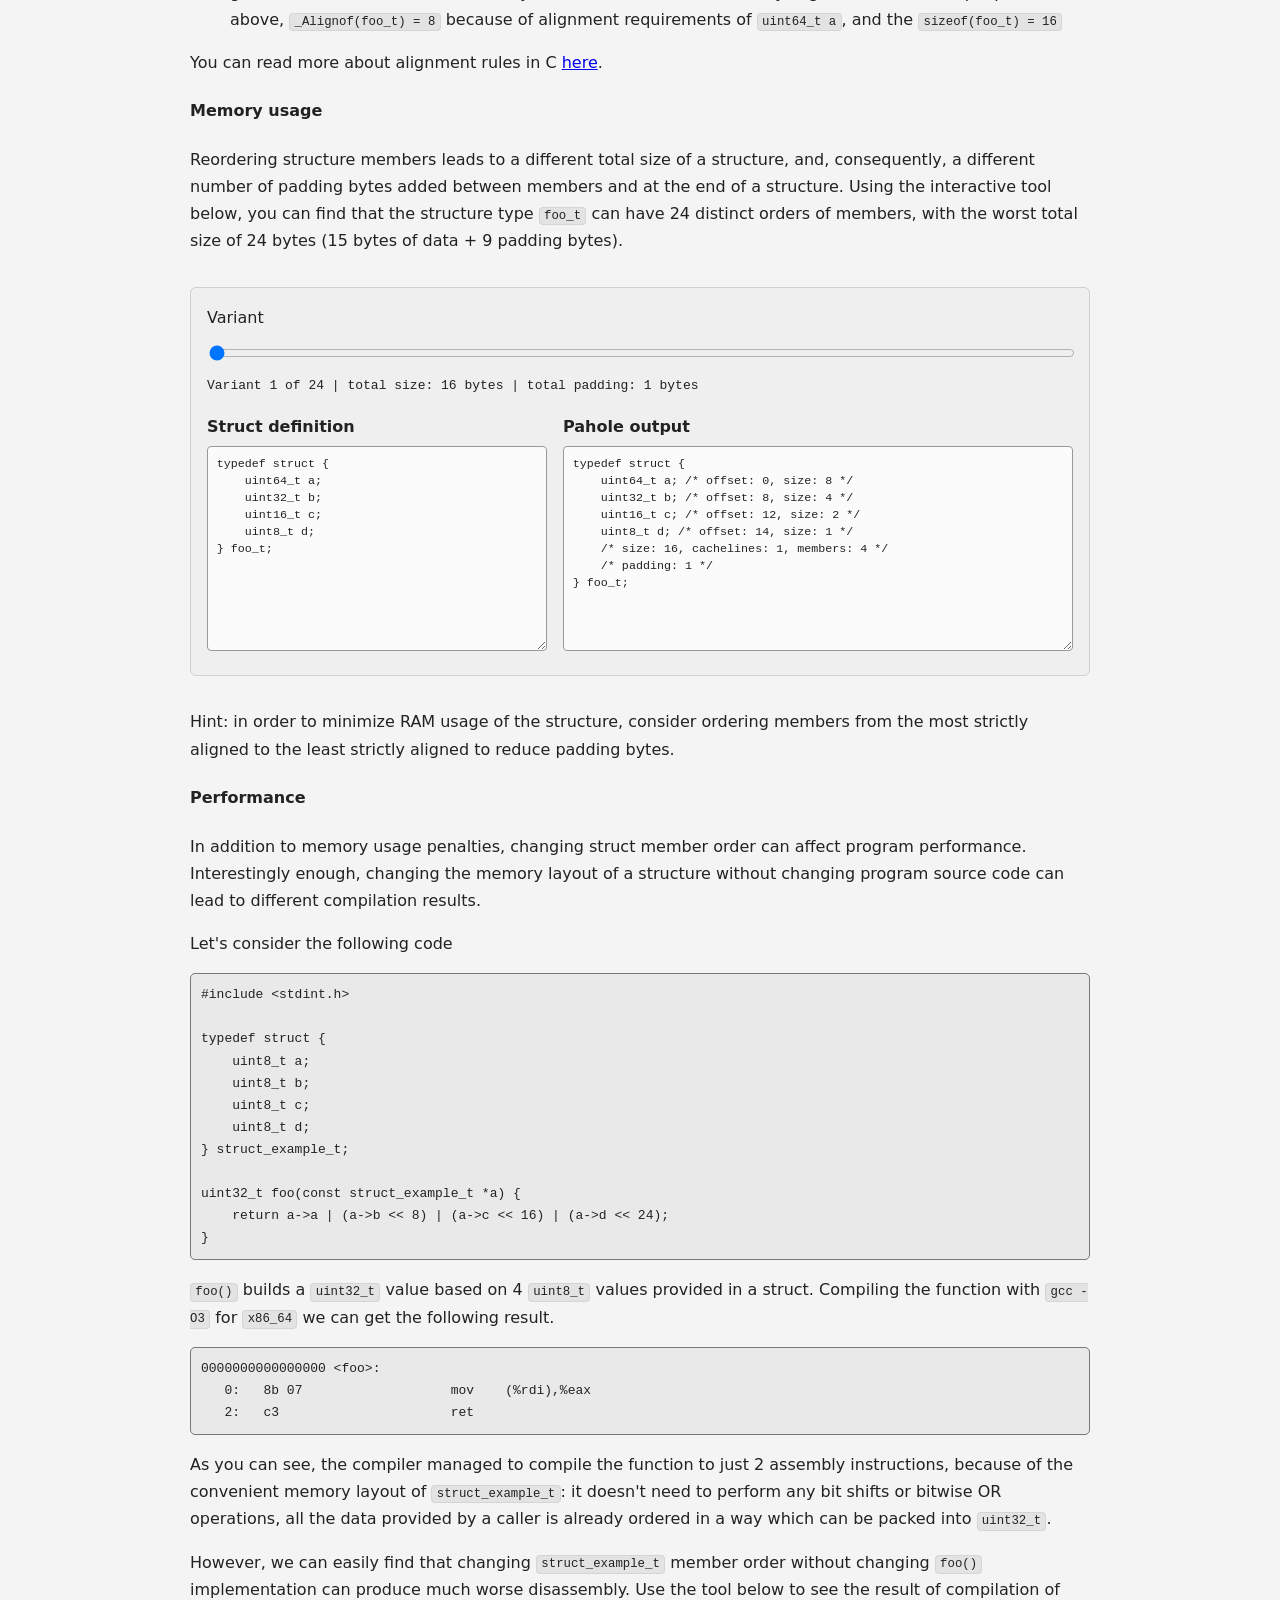
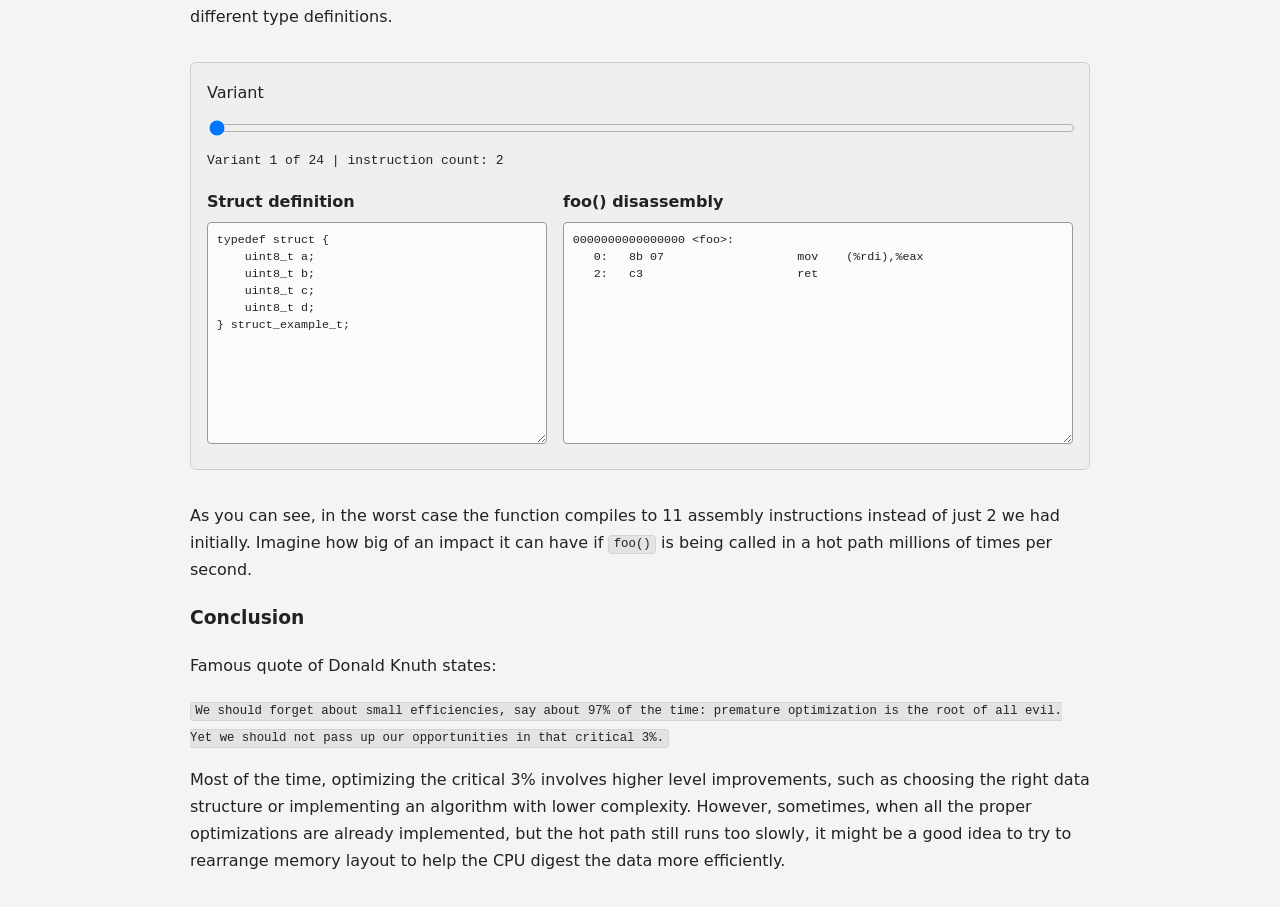
<file: blog/04.html>
<!DOCTYPE html>
<html lang="en">

<head>
    <meta charset="UTF-8">
    <title>Should you worry about struct member order in C?</title>
    <meta name="viewport" content="width=device-width, initial-scale=1">
    <meta name="description" content="Software engineering article about performance and security impact of struct member order in C and other system programming languages.">
    <link rel="canonical" href="https://2pif.com/blog/04.html">
    <link rel="icon" href="../favicon.svg" type="image/svg+xml">
    <style>
        body {
            max-width: 900px;
            margin: 2em auto;
            font-family: system-ui, sans-serif;
            line-height: 1.7;
            padding: 0 1em;
            background: #f4f4f4;
            color: #222;
        }

        h1 {
            font-size: 2em;
            margin-bottom: 0.5em;
        }

        hr {
            margin: 2em 0;
            border: none;
            border-top: 1px solid #ddd;
        }

        article {
            margin-top: 2em;
        }

        .codebox {
            background: #e9e9e9;
            padding: 10px;
            border: 1px solid #777777;
            border-radius: 5px;
            font-family: monospace;
            overflow: auto;
        }

        p code,
        li code {
            padding: 0.1em 0.35em;
            border: 1px solid #d5d5d5;
            border-radius: 4px;
            background: #e4e3e3;
            font-family: monospace;
            font-size: 0.95em;
        }

        .demo {
            margin: 2em 0;
            padding: 1em;
            border: 1px solid #cfcfcf;
            border-radius: 6px;
            background: #efefef;
        }

        .demo-controls {
            display: grid;
            gap: 0.75em;
            margin-bottom: 1em;
        }

        .demo-summary {
            font-family: monospace;
        }

        .demo-slider {
            width: 100%;
        }

        .demo-boxes {
            display: grid;
            grid-template-columns: minmax(0, 0.8fr) minmax(0, 1.2fr);
            gap: 1em;
        }

        .demo-panel label {
            display: block;
            margin-bottom: 0.4em;
            font-weight: 600;
        }

        .demo-panel textarea {
            width: 100%;
            min-height: 16em;
            padding: 0.75em;
            border: 1px solid #999999;
            border-radius: 4px;
            background: #fbfbfb;
            color: #222;
            font-family: monospace;
            font-size: 0.9em;
            line-height: 1.45;
            box-sizing: border-box;
        }

        .demo-pahole textarea {
            min-height: 17.5em;
        }

        .demo-performance textarea {
            min-height: 19em;
        }

        @media (max-width: 720px) {
            .demo-boxes {
                grid-template-columns: 1fr;
            }
        }
    </style>
</head>



<body>
    <p>
        <a href="/"><- Back to the main page</a>
    </p>
    <h2>Should you worry about struct member order in C?</h2>
    <hr>
    <article>
        <h3>Short answer</h3>
        <p>Probably, yes</p>
        <h3>Longer answer</h3>
        <p>System programming languages, such as C and C++, give developers a lot of freedom in how their program works in both algorithms - what the program does, and data layout - what kind of data is used in the program and how it is stored in memory. In this blog post I want to focus on a very specific topic - how the order of members in a struct affects program behavior.</p>
        <p>Different languages treat struct member order differently. For instance, C language gives a developer full responsibility over how the data is structured. At the same time Rust allows a developer to either have full control over structure layout (when <code>#[repr(C)]</code> is used), or let the compiler try to reorder members on its own to have a smaller struct size (when <code>#[repr(Rust)]</code> is used). This article will focus on manual structure layout.</p>
        <p>Also, some important topics, such as CPU cache locality, or packing structures, are not covered in this post.</p>

        <h4>What happens when you reorder members in a struct</h4>

        <p>Let's consider the following struct type defined in a program targeting <code>x86_64</code> platform:</p>
        <pre class="codebox"><code>typedef struct {
    uint64_t a;
    uint32_t b;
    uint16_t c;
    uint8_t  d;
} foo_t;</code></pre>
        <p>The total amount of data that can be stored in the structure is <code>8 + 4 + 2 + 1 = 15 bytes</code>. However, if we create a simple program to print the actual size of the structure using <code>printf("size of foo_t: %zu\n", sizeof(foo_t))</code>, we will get a different result: <code>size of foo_t: 16</code>. Let's take a closer look at the actual alignment of data inside the struct using a Linux tool called <a href="https://linux.die.net/man/1/pahole">pahole</a>:</p>
        <pre class="codebox"><code>pahole output:
typedef struct {
	uint64_t           a;                    /*     0     8 */
	uint32_t           b;                    /*     8     4 */
	uint16_t           c;                    /*    12     2 */
	uint8_t            d;                    /*    14     1 */
	/* padding: 1 */
} foo_t;</code></pre>
        <p>For each of the struct members pahole printed two values: offset from the start of the structure, and the member length.</p>
        <p>It also printed a comment <code>/* padding: 1 */</code> at the end of the structure, meaning the compiler added an additional empty byte at the end of the structure which doesn't belong to any of the members, but which is required to fulfill structure alignment requirements.</p>
        <p>In simplified form, the rules C compilers apply for the data structure are the following:</p>
        <ol>
            <li>Each member of a struct has an alignment requirement determined by its type. The compiler may insert padding bytes between members so that each member is placed at an offset satisfying its alignment requirement.</li>
            <li>The alignment requirement of a struct is the maximum alignment requirement among its members. The compiler may add trailing padding bytes so that <code>sizeof(struct S)</code> is a multiple of <code>_Alignof(struct S)</code>. This guarantees that elements in an array of such structures are correctly aligned. For the example provided above, <code>_Alignof(foo_t) = 8</code> because of alignment requirements of <code>uint64_t a</code>, and the <code>sizeof(foo_t) = 16</code></li>
        </ol>

        <p>You can read more about alignment rules in C <a href="https://en.cppreference.com/c/language/object">here</a>.</p>

        <h4>Memory usage</h4>
        <p>Reordering structure members leads to a different total size of a structure, and, consequently, a different number of padding bytes added between members and at the end of a structure. Using the interactive tool below, you can find that the structure type <code>foo_t</code> can have 24 distinct orders of members, with the worst total size of 24 bytes (15 bytes of data + 9 padding bytes).</p>
        <section class="demo demo-pahole">
            <div class="demo-controls">
                <label for="struct-variant-slider">Variant</label>
                <input class="demo-slider" id="struct-variant-slider" type="range" min="1" max="24" value="1" step="1">
                <div class="demo-summary" id="struct-variant-summary"></div>
            </div>
            <div class="demo-boxes">
                <div class="demo-panel">
                    <label for="struct-definition-box">Struct definition</label>
                    <textarea id="struct-definition-box" readonly></textarea>
                </div>
                <div class="demo-panel">
                    <label for="struct-pahole-box">Pahole output</label>
                    <textarea id="struct-pahole-box" readonly></textarea>
                </div>
            </div>
        </section>

        <p>Hint: in order to minimize RAM usage of the structure, consider ordering members from the most strictly aligned to the least strictly aligned to reduce padding bytes.</p>

        <h4>Performance</h4>
        <p>In addition to memory usage penalties, changing struct member order can affect program performance. Interestingly enough, changing the memory layout of a structure without changing program source code can lead to different compilation results.</p>
        <p>Let's consider the following code</p>
        <pre class="codebox"><code>#include &lt;stdint.h&gt;

typedef struct {
    uint8_t a;
    uint8_t b;
    uint8_t c;
    uint8_t d;
} struct_example_t;

uint32_t foo(const struct_example_t *a) {
    return a-&gt;a | (a-&gt;b &lt;&lt; 8) | (a-&gt;c &lt;&lt; 16) | (a-&gt;d &lt;&lt; 24);
}</code></pre>
        <p><code>foo()</code> builds a <code>uint32_t</code> value based on 4 <code>uint8_t</code> values provided in a struct. Compiling the function with <code>gcc -O3</code> for <code>x86_64</code> we can get the following result.</p>
        <pre class="codebox"><code>0000000000000000 &lt;foo&gt;:
   0:	8b 07                	mov    (%rdi),%eax
   2:	c3                   	ret</code></pre>
        <p>As you can see, the compiler managed to compile the function to just 2 assembly instructions, because of the convenient memory layout of <code>struct_example_t</code>: it doesn't need to perform any bit shifts or bitwise OR operations, all the data provided by a caller is already ordered in a way which can be packed into <code>uint32_t</code>.</p>
        <p>However, we can easily find that changing <code>struct_example_t</code> member order without changing <code>foo()</code> implementation can produce much worse disassembly. Use the tool below to see the result of compilation of different type definitions.</p>
        <section class="demo demo-performance">
            <div class="demo-controls">
                <label for="performance-variant-slider">Variant</label>
                <input class="demo-slider" id="performance-variant-slider" type="range" min="1" max="24" value="1" step="1">
                <div class="demo-summary" id="performance-variant-summary"></div>
            </div>
            <div class="demo-boxes">
                <div class="demo-panel">
                    <label for="performance-struct-box">Struct definition</label>
                    <textarea id="performance-struct-box" readonly></textarea>
                </div>
                <div class="demo-panel">
                    <label for="performance-asm-box">foo() disassembly</label>
                    <textarea id="performance-asm-box" readonly></textarea>
                </div>
            </div>
        </section>
        <p>As you can see, in the worst case the function compiles to 11 assembly instructions instead of just 2 we had initially. Imagine how big of an impact it can have if <code>foo()</code> is being called in a hot path millions of times per second.</p>

        <h3>Conclusion</h3>
        <p>Famous quote of Donald Knuth states:</p>
        <p><code>We should forget about small efficiencies, say about 97% of the time: premature optimization is the root of all evil. Yet we should not pass up our opportunities in that critical 3%.</code></p>
        <p>Most of the time, optimizing the critical 3% involves higher level improvements, such as choosing the right data structure or implementing an algorithm with lower complexity. However, sometimes, when all the proper optimizations are already implemented, but the hot path still runs too slowly, it might be a good idea to try to rearrange memory layout to help the CPU digest the data more efficiently.</p>

    </article>

    <script src="./04_samples/struct_intro_variants.js"></script>
    <script src="./04_samples/performance_penalty_variants.js"></script>
    <script>
        const structSlider = document.getElementById("struct-variant-slider");
        const structSummary = document.getElementById("struct-variant-summary");
        const structBox = document.getElementById("struct-definition-box");
        const paholeBox = document.getElementById("struct-pahole-box");
        const performanceSlider = document.getElementById("performance-variant-slider");
        const performanceSummary = document.getElementById("performance-variant-summary");
        const performanceStructBox = document.getElementById("performance-struct-box");
        const performanceAsmBox = document.getElementById("performance-asm-box");

        function renderStructVariant(index) {
            const variant = STRUCT_INTRO_VARIANTS[index];
            structSummary.textContent =
                "Variant " + (index + 1) + " of " + STRUCT_INTRO_VARIANTS.length +
                " | total size: " + variant.total_size + " bytes" +
                " | total padding: " + variant.total_holes + " bytes";
            structBox.value = variant.struct_text;
            paholeBox.value = variant.pahole_text;
        }

        function renderPerformanceVariant(index) {
            const variant = PERFORMANCE_PENALTY_VARIANTS[index];
            performanceSummary.textContent =
                "Variant " + (index + 1) + " of " + PERFORMANCE_PENALTY_VARIANTS.length +
                " | instruction count: " + variant.instruction_count;
            performanceStructBox.value = variant.struct_text;
            performanceAsmBox.value = variant.asm_text;
        }

        structSlider.addEventListener("input", function () {
            renderStructVariant(Number(structSlider.value) - 1);
        });

        performanceSlider.addEventListener("input", function () {
            renderPerformanceVariant(Number(performanceSlider.value) - 1);
        });

        renderStructVariant(0);
        renderPerformanceVariant(0);
    </script>
</body>

</html>
</file>
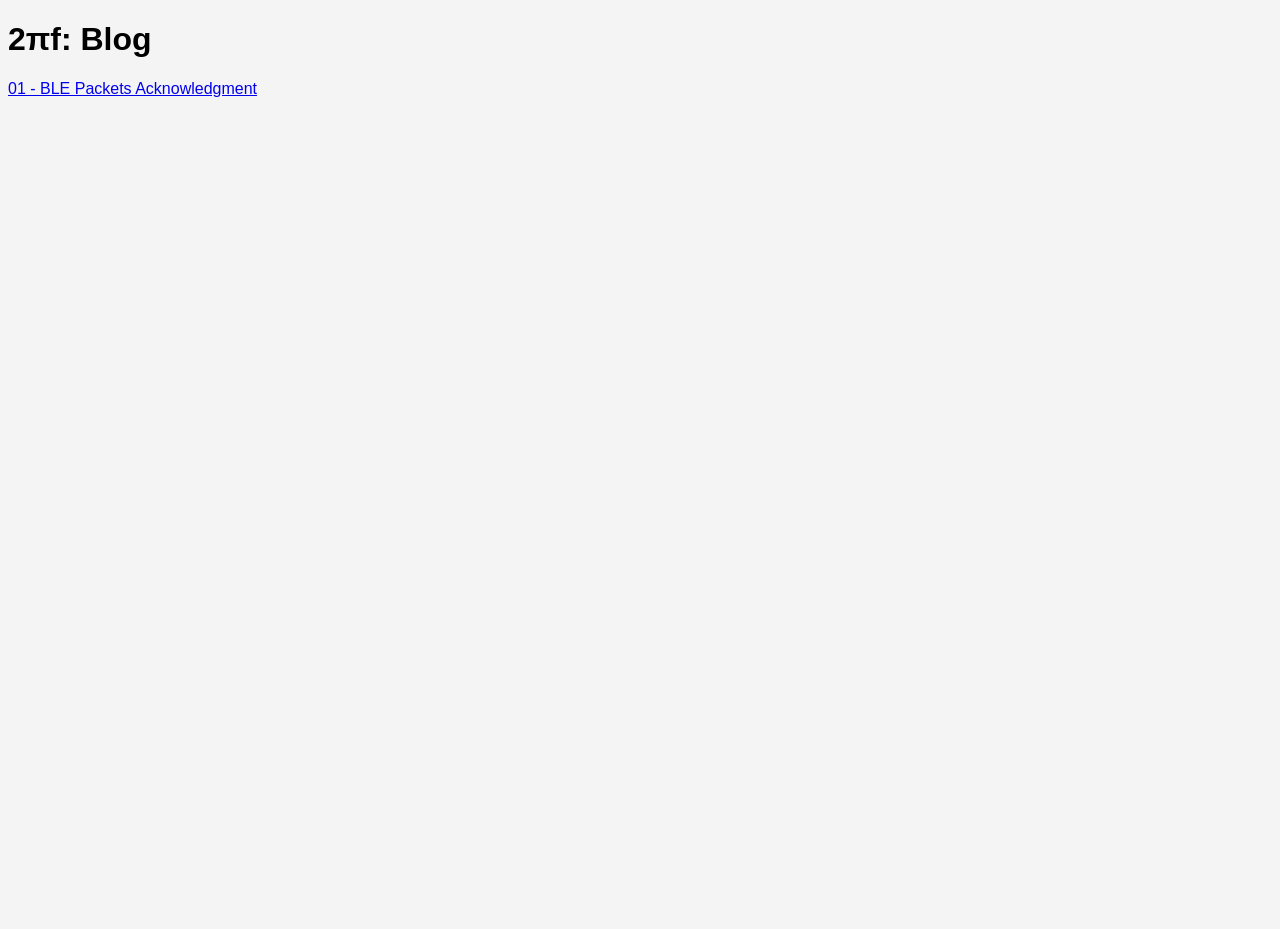
<file: blog/blog.html>
<!DOCTYPE html>
<html lang="en">
<head>
    <meta charset="UTF-8">
    <meta name="viewport" content="width=device-width, initial-scale=1.0">
    <title>2πf: blog</title>
    <style>
        body {
            height: 100vh;
            background-color: #f4f4f4;
            font-family: Arial, sans-serif;
        }
    </style>
</head>
<body>
    <h1>2πf: Blog</h1>
    <p>
        <a href="01.html">01 - BLE Packets Acknowledgment</a>
    </p>
</body>
</html>
</file>
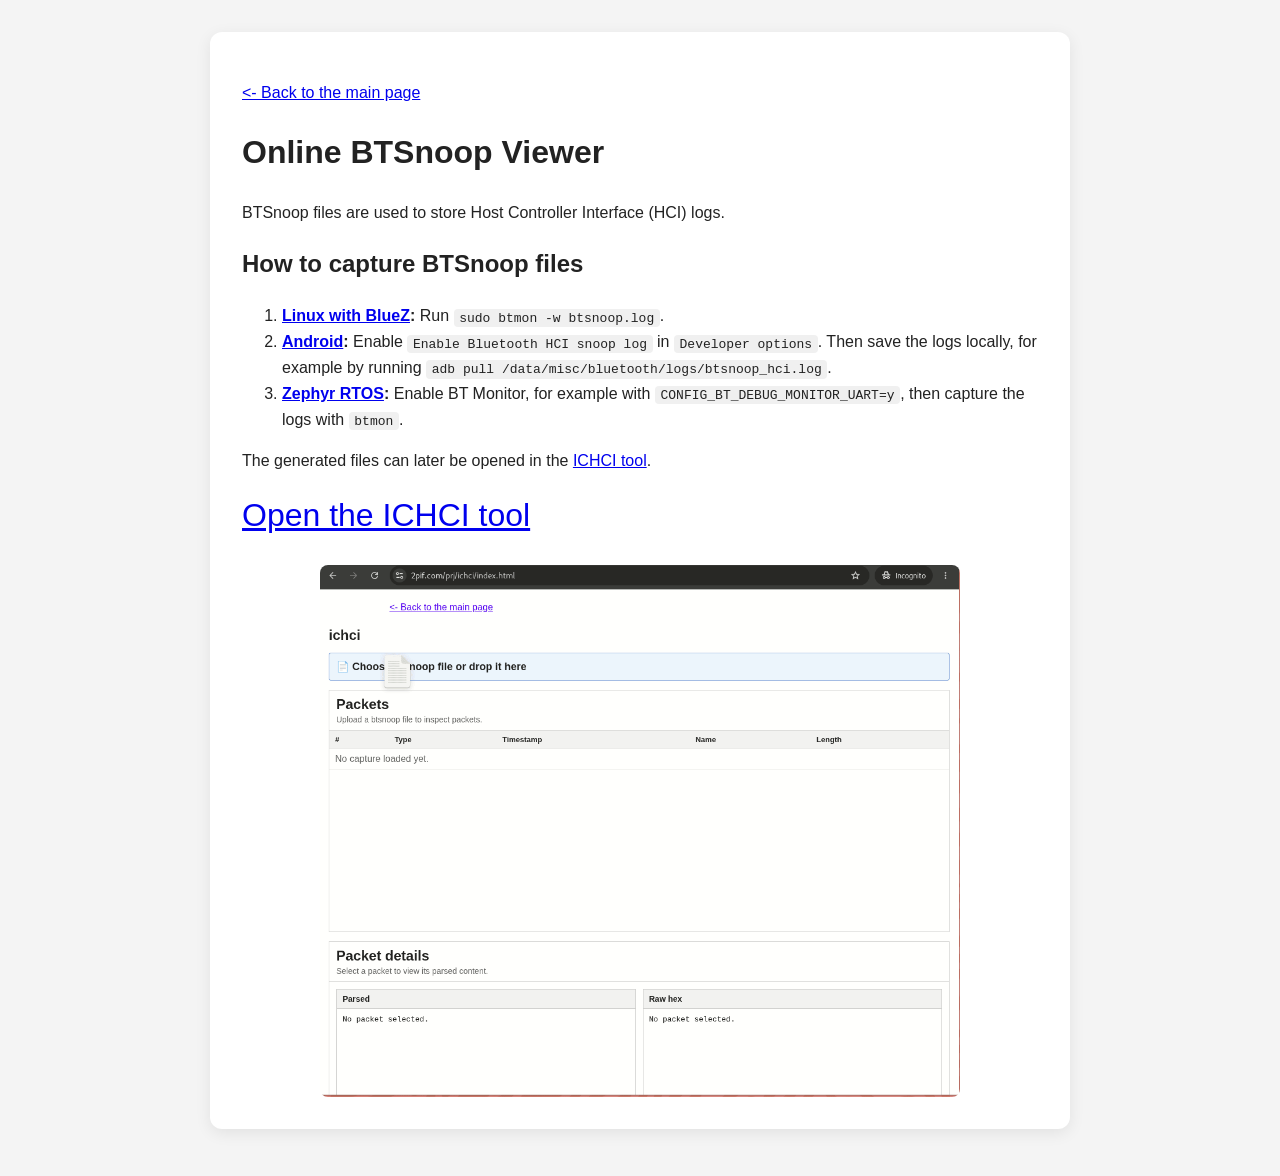
<file: prj/ichci/description.html>
<!DOCTYPE html>
<html lang="en">
<head>
    <meta charset="UTF-8">
    <meta name="viewport" content="width=device-width, initial-scale=1.0">
    <title>2πf: Online BTSnoop Viewer</title>
    <meta name="description" content="A short guide to capturing BTSnoop Bluetooth HCI logs and opening them in the online ICHCI viewer.">
    <link rel="canonical" href="https://2pif.com/prj/ichci/description.html">
    <link rel="icon" href="../../favicon.svg" type="image/svg+xml">
    <style>
        body {
            max-width: 860px;
            margin: 0 auto;
            padding: 2rem 1.25rem 3rem;
            background-color: #f4f4f4;
            color: #222;
            font-family: Arial, sans-serif;
            line-height: 1.6;
        }

        main {
            background: #fff;
            padding: 2rem;
            border-radius: 12px;
            box-shadow: 0 4px 16px rgba(0, 0, 0, 0.08);
        }

        code {
            background: #f0f0f0;
            padding: 0.1rem 0.35rem;
            border-radius: 4px;
        }

        .primary-link {
            font-size: 2em;
        }

        .demo-gif {
            display: block;
            max-width: 100%;
            width: 640px;
            margin: 1.5rem auto 0;
            border-radius: 8px;
        }
    </style>
</head>
<body>
    <main>
        <p>
            <a href="/"><- Back to the main page</a>
        </p>

        <h1>Online BTSnoop Viewer</h1>

        <p>
            BTSnoop files are used to store Host Controller Interface (HCI) logs.
        </p>

        <h2>How to capture BTSnoop files</h2>
        <ol>
            <li>
                <strong><a href="https://man.archlinux.org/man/extra/bluez-utils/btmon.1.en">Linux with BlueZ</a>:</strong>
                Run <code>sudo btmon -w btsnoop.log</code>.
            </li>
            <li>
                <strong><a href="https://source.android.com/docs/core/connect/bluetooth/verifying_debugging">Android</a>:</strong>
                Enable <code>Enable Bluetooth HCI snoop log</code> in
                <code>Developer options</code>. Then save the logs locally, for example by
                running <code>adb pull /data/misc/bluetooth/logs/btsnoop_hci.log</code>.
            </li>
            <li>
                <strong><a href="https://docs.zephyrproject.org/latest/services/connectivity/bluetooth/bluetooth-tools.html#hci-tracing">Zephyr RTOS</a>:</strong>
                Enable BT Monitor, for example with
                <code>CONFIG_BT_DEBUG_MONITOR_UART=y</code>, then capture the logs with
                <code>btmon</code>.
            </li>
        </ol>

        <p>
            The generated files can later be opened in the <a href="index.html">ICHCI tool</a>.
        </p>

        <p>
            <a class="primary-link" href="index.html">Open the ICHCI tool</a>
        </p>

        <a href="index.html">
            <img
                class="demo-gif"
                src="ichci_gui.gif"
                alt="Animated demonstration of the ICHCI viewer"
            >
        </a>
    </main>
</body>
</html>
</file>
<file: prj/ichci/assets/index-CI_X7AaX.css>
:root{font-family:Arial,Helvetica,sans-serif;color:#111;background:#fff;--border: #cfcfcf;--muted: #666;--selected: #e9f2ff;--hover: #f5f5f5}html,body,#app{margin:0;height:100%}body{height:100vh;background:#fff;overflow:hidden}button,input,table{font:inherit}.shell{box-sizing:border-box;height:100vh;padding:16px;display:flex;flex-direction:column;gap:16px;overflow:hidden}.topbar{display:flex;align-items:flex-start;gap:16px}h1,h2,h3,p{margin:0}h1{font-size:24px;font-weight:600}.upload-zone{position:relative;display:flex;flex-direction:column;gap:4px;padding:12px;border:1px solid var(--border);border-radius:4px;background:#f7f7f7;cursor:pointer}.upload-zone strong{font-size:18px;font-weight:600}.upload-zone.drag-active{background:#eef5ff;border-color:#7aa7d8}.upload-zone input{position:absolute;inset:0;opacity:0;cursor:pointer}.banner{padding:10px 12px;border:1px solid var(--border);background:#f7f7f7;flex:0 0 auto}.banner.error{border-color:#d9a8a8;color:#8a1f1f;background:#fff3f3}.viewer{display:grid;grid-template-rows:minmax(280px,48vh) minmax(240px,1fr);gap:16px;flex:1 1 auto;min-height:0;overflow:hidden}.pane{display:flex;flex-direction:column;min-height:0;border:1px solid var(--border);background:#fff;overflow:hidden}.pane-header{display:flex;justify-content:space-between;align-items:center;gap:16px;padding:10px 12px;border-bottom:1px solid var(--border)}.pane-header p{margin-top:4px;color:var(--muted);font-size:14px}.table-wrap{min-height:0;overflow:auto;flex:1 1 auto}table{width:100%;border-collapse:collapse}th,td{padding:8px 10px;border-bottom:1px solid #e5e5e5;text-align:left;white-space:nowrap}th{position:sticky;top:0;background:#f3f3f3;font-size:13px;font-weight:600}tbody tr{cursor:pointer;scroll-margin-top:36px}tbody tr:hover{background:var(--hover)}tbody tr.selected{background:var(--selected)}.empty-state{color:var(--muted)}.details-grid{display:grid;grid-template-columns:1fr 1fr;gap:12px;padding:12px;box-sizing:border-box;min-height:0;flex:1 1 auto;overflow:hidden}.detail-card{display:flex;flex-direction:column;min-height:0;border:1px solid var(--border);overflow:hidden}.detail-card h3{padding:8px 10px;border-bottom:1px solid var(--border);background:#f3f3f3;font-size:14px}pre{margin:0;padding:10px;overflow:auto;font-family:Courier New,Courier,monospace;font-size:13px;line-height:1.4;white-space:pre-wrap;word-break:break-word}@media(max-width:820px){.shell{padding:12px}.topbar,.pane-header{flex-direction:column;align-items:stretch}.viewer{grid-template-rows:minmax(260px,44vh) minmax(360px,1fr)}.details-grid{grid-template-columns:1fr}th,td{padding:10px 12px}}
</file>
<file: prj/oslo_commute_map/assets/index-Ds8M4fvr.css>
.maplibregl-map{font:12px/20px Helvetica Neue,Arial,Helvetica,sans-serif;overflow:hidden;position:relative;-webkit-tap-highlight-color:rgb(0,0,0,0)}.maplibregl-canvas{left:0;position:absolute;top:0}.maplibregl-map:fullscreen{height:100%;width:100%}.maplibregl-ctrl-group button.maplibregl-ctrl-compass{touch-action:none}.maplibregl-canvas-container.maplibregl-interactive,.maplibregl-ctrl-group button.maplibregl-ctrl-compass{cursor:grab;-webkit-user-select:none;-moz-user-select:none;user-select:none}.maplibregl-canvas-container.maplibregl-interactive.maplibregl-track-pointer{cursor:pointer}.maplibregl-canvas-container.maplibregl-interactive:active,.maplibregl-ctrl-group button.maplibregl-ctrl-compass:active{cursor:grabbing}.maplibregl-canvas-container.maplibregl-touch-zoom-rotate,.maplibregl-canvas-container.maplibregl-touch-zoom-rotate .maplibregl-canvas{touch-action:pan-x pan-y}.maplibregl-canvas-container.maplibregl-touch-drag-pan,.maplibregl-canvas-container.maplibregl-touch-drag-pan .maplibregl-canvas{touch-action:pinch-zoom}.maplibregl-canvas-container.maplibregl-touch-zoom-rotate.maplibregl-touch-drag-pan,.maplibregl-canvas-container.maplibregl-touch-zoom-rotate.maplibregl-touch-drag-pan .maplibregl-canvas{touch-action:none}.maplibregl-canvas-container.maplibregl-touch-drag-pan.maplibregl-cooperative-gestures,.maplibregl-canvas-container.maplibregl-touch-drag-pan.maplibregl-cooperative-gestures .maplibregl-canvas{touch-action:pan-x pan-y}.maplibregl-ctrl-bottom-left,.maplibregl-ctrl-bottom-right,.maplibregl-ctrl-top-left,.maplibregl-ctrl-top-right{pointer-events:none;position:absolute;z-index:2}.maplibregl-ctrl-top-left{left:0;top:0}.maplibregl-ctrl-top-right{right:0;top:0}.maplibregl-ctrl-bottom-left{bottom:0;left:0}.maplibregl-ctrl-bottom-right{bottom:0;right:0}.maplibregl-ctrl{clear:both;pointer-events:auto;transform:translate(0)}.maplibregl-ctrl-top-left .maplibregl-ctrl{float:left;margin:10px 0 0 10px}.maplibregl-ctrl-top-right .maplibregl-ctrl{float:right;margin:10px 10px 0 0}.maplibregl-ctrl-bottom-left .maplibregl-ctrl{float:left;margin:0 0 10px 10px}.maplibregl-ctrl-bottom-right .maplibregl-ctrl{float:right;margin:0 10px 10px 0}.maplibregl-ctrl-group{background:#fff;border-radius:4px}.maplibregl-ctrl-group:not(:empty){box-shadow:0 0 0 2px #0000001a}@media(forced-colors:active){.maplibregl-ctrl-group:not(:empty){box-shadow:0 0 0 2px ButtonText}}.maplibregl-ctrl-group button{background-color:transparent;border:0;box-sizing:border-box;cursor:pointer;display:block;height:29px;outline:none;padding:0;width:29px}.maplibregl-ctrl-group button+button{border-top:1px solid #ddd}.maplibregl-ctrl button .maplibregl-ctrl-icon{background-position:50%;background-repeat:no-repeat;display:block;height:100%;width:100%}@media(forced-colors:active){.maplibregl-ctrl-icon{background-color:transparent}.maplibregl-ctrl-group button+button{border-top:1px solid ButtonText}}.maplibregl-ctrl button::-moz-focus-inner{border:0;padding:0}.maplibregl-ctrl-attrib-button:focus,.maplibregl-ctrl-group button:focus{box-shadow:0 0 2px 2px #0096ff}.maplibregl-ctrl button:disabled{cursor:not-allowed}.maplibregl-ctrl button:disabled .maplibregl-ctrl-icon{opacity:.25}@media(hover:hover){.maplibregl-ctrl button:not(:disabled):hover{background-color:#0000000d}}.maplibregl-ctrl button:not(:disabled):active{background-color:#0000000d}.maplibregl-ctrl-group button:focus:focus-visible{box-shadow:0 0 2px 2px #0096ff}.maplibregl-ctrl-group button:focus:not(:focus-visible){box-shadow:none}.maplibregl-ctrl-group button:focus:first-child{border-radius:4px 4px 0 0}.maplibregl-ctrl-group button:focus:last-child{border-radius:0 0 4px 4px}.maplibregl-ctrl-group button:focus:only-child{border-radius:inherit}.maplibregl-ctrl button.maplibregl-ctrl-zoom-out .maplibregl-ctrl-icon{background-image:url("data:image/svg+xml;charset=utf-8,%3Csvg xmlns='http://www.w3.org/2000/svg' width='29' height='29' fill='%23333' viewBox='0 0 29 29'%3E%3Cpath d='M10 13c-.75 0-1.5.75-1.5 1.5S9.25 16 10 16h9c.75 0 1.5-.75 1.5-1.5S19.75 13 19 13z'/%3E%3C/svg%3E")}.maplibregl-ctrl button.maplibregl-ctrl-zoom-in .maplibregl-ctrl-icon{background-image:url("data:image/svg+xml;charset=utf-8,%3Csvg xmlns='http://www.w3.org/2000/svg' width='29' height='29' fill='%23333' viewBox='0 0 29 29'%3E%3Cpath d='M14.5 8.5c-.75 0-1.5.75-1.5 1.5v3h-3c-.75 0-1.5.75-1.5 1.5S9.25 16 10 16h3v3c0 .75.75 1.5 1.5 1.5S16 19.75 16 19v-3h3c.75 0 1.5-.75 1.5-1.5S19.75 13 19 13h-3v-3c0-.75-.75-1.5-1.5-1.5'/%3E%3C/svg%3E")}@media(forced-colors:active){.maplibregl-ctrl button.maplibregl-ctrl-zoom-out .maplibregl-ctrl-icon{background-image:url("data:image/svg+xml;charset=utf-8,%3Csvg xmlns='http://www.w3.org/2000/svg' width='29' height='29' fill='%23fff' viewBox='0 0 29 29'%3E%3Cpath d='M10 13c-.75 0-1.5.75-1.5 1.5S9.25 16 10 16h9c.75 0 1.5-.75 1.5-1.5S19.75 13 19 13z'/%3E%3C/svg%3E")}.maplibregl-ctrl button.maplibregl-ctrl-zoom-in .maplibregl-ctrl-icon{background-image:url("data:image/svg+xml;charset=utf-8,%3Csvg xmlns='http://www.w3.org/2000/svg' width='29' height='29' fill='%23fff' viewBox='0 0 29 29'%3E%3Cpath d='M14.5 8.5c-.75 0-1.5.75-1.5 1.5v3h-3c-.75 0-1.5.75-1.5 1.5S9.25 16 10 16h3v3c0 .75.75 1.5 1.5 1.5S16 19.75 16 19v-3h3c.75 0 1.5-.75 1.5-1.5S19.75 13 19 13h-3v-3c0-.75-.75-1.5-1.5-1.5'/%3E%3C/svg%3E")}}@media(forced-colors:active)and (prefers-color-scheme:light){.maplibregl-ctrl button.maplibregl-ctrl-zoom-out .maplibregl-ctrl-icon{background-image:url("data:image/svg+xml;charset=utf-8,%3Csvg xmlns='http://www.w3.org/2000/svg' width='29' height='29' viewBox='0 0 29 29'%3E%3Cpath d='M10 13c-.75 0-1.5.75-1.5 1.5S9.25 16 10 16h9c.75 0 1.5-.75 1.5-1.5S19.75 13 19 13z'/%3E%3C/svg%3E")}.maplibregl-ctrl button.maplibregl-ctrl-zoom-in .maplibregl-ctrl-icon{background-image:url("data:image/svg+xml;charset=utf-8,%3Csvg xmlns='http://www.w3.org/2000/svg' width='29' height='29' viewBox='0 0 29 29'%3E%3Cpath d='M14.5 8.5c-.75 0-1.5.75-1.5 1.5v3h-3c-.75 0-1.5.75-1.5 1.5S9.25 16 10 16h3v3c0 .75.75 1.5 1.5 1.5S16 19.75 16 19v-3h3c.75 0 1.5-.75 1.5-1.5S19.75 13 19 13h-3v-3c0-.75-.75-1.5-1.5-1.5'/%3E%3C/svg%3E")}}.maplibregl-ctrl button.maplibregl-ctrl-fullscreen .maplibregl-ctrl-icon{background-image:url("data:image/svg+xml;charset=utf-8,%3Csvg xmlns='http://www.w3.org/2000/svg' width='29' height='29' fill='%23333' viewBox='0 0 29 29'%3E%3Cpath d='M24 16v5.5c0 1.75-.75 2.5-2.5 2.5H16v-1l3-1.5-4-5.5 1-1 5.5 4 1.5-3zM6 16l1.5 3 5.5-4 1 1-4 5.5 3 1.5v1H7.5C5.75 24 5 23.25 5 21.5V16zm7-11v1l-3 1.5 4 5.5-1 1-5.5-4L6 13H5V7.5C5 5.75 5.75 5 7.5 5zm11 2.5c0-1.75-.75-2.5-2.5-2.5H16v1l3 1.5-4 5.5 1 1 5.5-4 1.5 3h1z'/%3E%3C/svg%3E")}.maplibregl-ctrl button.maplibregl-ctrl-shrink .maplibregl-ctrl-icon{background-image:url("data:image/svg+xml;charset=utf-8,%3Csvg xmlns='http://www.w3.org/2000/svg' width='29' height='29' viewBox='0 0 29 29'%3E%3Cpath d='M18.5 16c-1.75 0-2.5.75-2.5 2.5V24h1l1.5-3 5.5 4 1-1-4-5.5 3-1.5v-1zM13 18.5c0-1.75-.75-2.5-2.5-2.5H5v1l3 1.5L4 24l1 1 5.5-4 1.5 3h1zm3-8c0 1.75.75 2.5 2.5 2.5H24v-1l-3-1.5L25 5l-1-1-5.5 4L17 5h-1zM10.5 13c1.75 0 2.5-.75 2.5-2.5V5h-1l-1.5 3L5 4 4 5l4 5.5L5 12v1z'/%3E%3C/svg%3E")}@media(forced-colors:active){.maplibregl-ctrl button.maplibregl-ctrl-fullscreen .maplibregl-ctrl-icon{background-image:url("data:image/svg+xml;charset=utf-8,%3Csvg xmlns='http://www.w3.org/2000/svg' width='29' height='29' fill='%23fff' viewBox='0 0 29 29'%3E%3Cpath d='M24 16v5.5c0 1.75-.75 2.5-2.5 2.5H16v-1l3-1.5-4-5.5 1-1 5.5 4 1.5-3zM6 16l1.5 3 5.5-4 1 1-4 5.5 3 1.5v1H7.5C5.75 24 5 23.25 5 21.5V16zm7-11v1l-3 1.5 4 5.5-1 1-5.5-4L6 13H5V7.5C5 5.75 5.75 5 7.5 5zm11 2.5c0-1.75-.75-2.5-2.5-2.5H16v1l3 1.5-4 5.5 1 1 5.5-4 1.5 3h1z'/%3E%3C/svg%3E")}.maplibregl-ctrl button.maplibregl-ctrl-shrink .maplibregl-ctrl-icon{background-image:url("data:image/svg+xml;charset=utf-8,%3Csvg xmlns='http://www.w3.org/2000/svg' width='29' height='29' fill='%23fff' viewBox='0 0 29 29'%3E%3Cpath d='M18.5 16c-1.75 0-2.5.75-2.5 2.5V24h1l1.5-3 5.5 4 1-1-4-5.5 3-1.5v-1zM13 18.5c0-1.75-.75-2.5-2.5-2.5H5v1l3 1.5L4 24l1 1 5.5-4 1.5 3h1zm3-8c0 1.75.75 2.5 2.5 2.5H24v-1l-3-1.5L25 5l-1-1-5.5 4L17 5h-1zM10.5 13c1.75 0 2.5-.75 2.5-2.5V5h-1l-1.5 3L5 4 4 5l4 5.5L5 12v1z'/%3E%3C/svg%3E")}}@media(forced-colors:active)and (prefers-color-scheme:light){.maplibregl-ctrl button.maplibregl-ctrl-fullscreen .maplibregl-ctrl-icon{background-image:url("data:image/svg+xml;charset=utf-8,%3Csvg xmlns='http://www.w3.org/2000/svg' width='29' height='29' viewBox='0 0 29 29'%3E%3Cpath d='M24 16v5.5c0 1.75-.75 2.5-2.5 2.5H16v-1l3-1.5-4-5.5 1-1 5.5 4 1.5-3zM6 16l1.5 3 5.5-4 1 1-4 5.5 3 1.5v1H7.5C5.75 24 5 23.25 5 21.5V16zm7-11v1l-3 1.5 4 5.5-1 1-5.5-4L6 13H5V7.5C5 5.75 5.75 5 7.5 5zm11 2.5c0-1.75-.75-2.5-2.5-2.5H16v1l3 1.5-4 5.5 1 1 5.5-4 1.5 3h1z'/%3E%3C/svg%3E")}.maplibregl-ctrl button.maplibregl-ctrl-shrink .maplibregl-ctrl-icon{background-image:url("data:image/svg+xml;charset=utf-8,%3Csvg xmlns='http://www.w3.org/2000/svg' width='29' height='29' viewBox='0 0 29 29'%3E%3Cpath d='M18.5 16c-1.75 0-2.5.75-2.5 2.5V24h1l1.5-3 5.5 4 1-1-4-5.5 3-1.5v-1zM13 18.5c0-1.75-.75-2.5-2.5-2.5H5v1l3 1.5L4 24l1 1 5.5-4 1.5 3h1zm3-8c0 1.75.75 2.5 2.5 2.5H24v-1l-3-1.5L25 5l-1-1-5.5 4L17 5h-1zM10.5 13c1.75 0 2.5-.75 2.5-2.5V5h-1l-1.5 3L5 4 4 5l4 5.5L5 12v1z'/%3E%3C/svg%3E")}}.maplibregl-ctrl button.maplibregl-ctrl-compass .maplibregl-ctrl-icon{background-image:url("data:image/svg+xml;charset=utf-8,%3Csvg xmlns='http://www.w3.org/2000/svg' width='29' height='29' fill='%23333' viewBox='0 0 29 29'%3E%3Cpath d='m10.5 14 4-8 4 8z'/%3E%3Cpath fill='%23ccc' d='m10.5 16 4 8 4-8z'/%3E%3C/svg%3E")}@media(forced-colors:active){.maplibregl-ctrl button.maplibregl-ctrl-compass .maplibregl-ctrl-icon{background-image:url("data:image/svg+xml;charset=utf-8,%3Csvg xmlns='http://www.w3.org/2000/svg' width='29' height='29' fill='%23fff' viewBox='0 0 29 29'%3E%3Cpath d='m10.5 14 4-8 4 8z'/%3E%3Cpath fill='%23ccc' d='m10.5 16 4 8 4-8z'/%3E%3C/svg%3E")}}@media(forced-colors:active)and (prefers-color-scheme:light){.maplibregl-ctrl button.maplibregl-ctrl-compass .maplibregl-ctrl-icon{background-image:url("data:image/svg+xml;charset=utf-8,%3Csvg xmlns='http://www.w3.org/2000/svg' width='29' height='29' viewBox='0 0 29 29'%3E%3Cpath d='m10.5 14 4-8 4 8z'/%3E%3Cpath fill='%23ccc' d='m10.5 16 4 8 4-8z'/%3E%3C/svg%3E")}}.maplibregl-ctrl button.maplibregl-ctrl-globe .maplibregl-ctrl-icon{background-image:url("data:image/svg+xml;charset=utf-8,%3Csvg xmlns='http://www.w3.org/2000/svg' width='22' height='22' fill='none' stroke='%23333' viewBox='0 0 22 22'%3E%3Ccircle cx='11' cy='11' r='8.5'/%3E%3Cpath d='M17.5 11c0 4.819-3.02 8.5-6.5 8.5S4.5 15.819 4.5 11 7.52 2.5 11 2.5s6.5 3.681 6.5 8.5Z'/%3E%3Cpath d='M13.5 11c0 2.447-.331 4.64-.853 6.206-.262.785-.562 1.384-.872 1.777-.314.399-.58.517-.775.517s-.461-.118-.775-.517c-.31-.393-.61-.992-.872-1.777C8.831 15.64 8.5 13.446 8.5 11s.331-4.64.853-6.206c.262-.785.562-1.384.872-1.777.314-.399.58-.517.775-.517s.461.118.775.517c.31.393.61.992.872 1.777.522 1.565.853 3.76.853 6.206Z'/%3E%3Cpath d='M11 7.5c-1.909 0-3.622-.166-4.845-.428-.616-.132-1.08-.283-1.379-.434a1.3 1.3 0 0 1-.224-.138q.07-.058.224-.138c.299-.151.763-.302 1.379-.434C7.378 5.666 9.091 5.5 11 5.5s3.622.166 4.845.428c.616.132 1.08.283 1.379.434.105.053.177.1.224.138q-.07.058-.224.138c-.299.151-.763.302-1.379.434-1.223.262-2.936.428-4.845.428ZM4.486 6.436ZM11 16.5c-1.909 0-3.622-.166-4.845-.428-.616-.132-1.08-.283-1.379-.434a1.3 1.3 0 0 1-.224-.138 1.3 1.3 0 0 1 .224-.138c.299-.151.763-.302 1.379-.434C7.378 14.666 9.091 14.5 11 14.5s3.622.166 4.845.428c.616.132 1.08.283 1.379.434.105.053.177.1.224.138a1.3 1.3 0 0 1-.224.138c-.299.151-.763.302-1.379.434-1.223.262-2.936.428-4.845.428Zm-6.514-1.064ZM11 12.5c-2.46 0-4.672-.222-6.255-.574-.796-.177-1.406-.38-1.805-.59a1.5 1.5 0 0 1-.39-.272.3.3 0 0 1-.047-.064.3.3 0 0 1 .048-.064c.066-.073.189-.167.389-.272.399-.21 1.009-.413 1.805-.59C6.328 9.722 8.54 9.5 11 9.5s4.672.222 6.256.574c.795.177 1.405.38 1.804.59.2.105.323.2.39.272a.3.3 0 0 1 .047.064.3.3 0 0 1-.048.064 1.4 1.4 0 0 1-.389.272c-.399.21-1.009.413-1.804.59-1.584.352-3.796.574-6.256.574Zm-8.501-1.51v.002zm0 .018v.002zm17.002.002v-.002zm0-.018v-.002z'/%3E%3C/svg%3E")}.maplibregl-ctrl button.maplibregl-ctrl-globe-enabled .maplibregl-ctrl-icon{background-image:url("data:image/svg+xml;charset=utf-8,%3Csvg xmlns='http://www.w3.org/2000/svg' width='22' height='22' fill='none' stroke='%2333b5e5' viewBox='0 0 22 22'%3E%3Ccircle cx='11' cy='11' r='8.5'/%3E%3Cpath d='M17.5 11c0 4.819-3.02 8.5-6.5 8.5S4.5 15.819 4.5 11 7.52 2.5 11 2.5s6.5 3.681 6.5 8.5Z'/%3E%3Cpath d='M13.5 11c0 2.447-.331 4.64-.853 6.206-.262.785-.562 1.384-.872 1.777-.314.399-.58.517-.775.517s-.461-.118-.775-.517c-.31-.393-.61-.992-.872-1.777C8.831 15.64 8.5 13.446 8.5 11s.331-4.64.853-6.206c.262-.785.562-1.384.872-1.777.314-.399.58-.517.775-.517s.461.118.775.517c.31.393.61.992.872 1.777.522 1.565.853 3.76.853 6.206Z'/%3E%3Cpath d='M11 7.5c-1.909 0-3.622-.166-4.845-.428-.616-.132-1.08-.283-1.379-.434a1.3 1.3 0 0 1-.224-.138q.07-.058.224-.138c.299-.151.763-.302 1.379-.434C7.378 5.666 9.091 5.5 11 5.5s3.622.166 4.845.428c.616.132 1.08.283 1.379.434.105.053.177.1.224.138q-.07.058-.224.138c-.299.151-.763.302-1.379.434-1.223.262-2.936.428-4.845.428ZM4.486 6.436ZM11 16.5c-1.909 0-3.622-.166-4.845-.428-.616-.132-1.08-.283-1.379-.434a1.3 1.3 0 0 1-.224-.138 1.3 1.3 0 0 1 .224-.138c.299-.151.763-.302 1.379-.434C7.378 14.666 9.091 14.5 11 14.5s3.622.166 4.845.428c.616.132 1.08.283 1.379.434.105.053.177.1.224.138a1.3 1.3 0 0 1-.224.138c-.299.151-.763.302-1.379.434-1.223.262-2.936.428-4.845.428Zm-6.514-1.064ZM11 12.5c-2.46 0-4.672-.222-6.255-.574-.796-.177-1.406-.38-1.805-.59a1.5 1.5 0 0 1-.39-.272.3.3 0 0 1-.047-.064.3.3 0 0 1 .048-.064c.066-.073.189-.167.389-.272.399-.21 1.009-.413 1.805-.59C6.328 9.722 8.54 9.5 11 9.5s4.672.222 6.256.574c.795.177 1.405.38 1.804.59.2.105.323.2.39.272a.3.3 0 0 1 .047.064.3.3 0 0 1-.048.064 1.4 1.4 0 0 1-.389.272c-.399.21-1.009.413-1.804.59-1.584.352-3.796.574-6.256.574Zm-8.501-1.51v.002zm0 .018v.002zm17.002.002v-.002zm0-.018v-.002z'/%3E%3C/svg%3E")}.maplibregl-ctrl button.maplibregl-ctrl-terrain .maplibregl-ctrl-icon{background-image:url("data:image/svg+xml;charset=utf-8,%3Csvg xmlns='http://www.w3.org/2000/svg' width='22' height='22' fill='%23333' viewBox='0 0 22 22'%3E%3Cpath d='m1.754 13.406 4.453-4.851 3.09 3.09 3.281 3.277.969-.969-3.309-3.312 3.844-4.121 6.148 6.886h1.082v-.855l-7.207-8.07-4.84 5.187L6.169 6.57l-5.48 5.965v.871ZM.688 16.844h20.625v1.375H.688Zm0 0'/%3E%3C/svg%3E")}.maplibregl-ctrl button.maplibregl-ctrl-terrain-enabled .maplibregl-ctrl-icon{background-image:url("data:image/svg+xml;charset=utf-8,%3Csvg xmlns='http://www.w3.org/2000/svg' width='22' height='22' fill='%2333b5e5' viewBox='0 0 22 22'%3E%3Cpath d='m1.754 13.406 4.453-4.851 3.09 3.09 3.281 3.277.969-.969-3.309-3.312 3.844-4.121 6.148 6.886h1.082v-.855l-7.207-8.07-4.84 5.187L6.169 6.57l-5.48 5.965v.871ZM.688 16.844h20.625v1.375H.688Zm0 0'/%3E%3C/svg%3E")}.maplibregl-ctrl button.maplibregl-ctrl-geolocate .maplibregl-ctrl-icon{background-image:url("data:image/svg+xml;charset=utf-8,%3Csvg xmlns='http://www.w3.org/2000/svg' width='29' height='29' fill='%23333' viewBox='0 0 20 20'%3E%3Cpath d='M10 4C9 4 9 5 9 5v.1A5 5 0 0 0 5.1 9H5s-1 0-1 1 1 1 1 1h.1A5 5 0 0 0 9 14.9v.1s0 1 1 1 1-1 1-1v-.1a5 5 0 0 0 3.9-3.9h.1s1 0 1-1-1-1-1-1h-.1A5 5 0 0 0 11 5.1V5s0-1-1-1m0 2.5a3.5 3.5 0 1 1 0 7 3.5 3.5 0 1 1 0-7'/%3E%3Ccircle cx='10' cy='10' r='2'/%3E%3C/svg%3E")}.maplibregl-ctrl button.maplibregl-ctrl-geolocate:disabled .maplibregl-ctrl-icon{background-image:url("data:image/svg+xml;charset=utf-8,%3Csvg xmlns='http://www.w3.org/2000/svg' width='29' height='29' fill='%23aaa' viewBox='0 0 20 20'%3E%3Cpath d='M10 4C9 4 9 5 9 5v.1A5 5 0 0 0 5.1 9H5s-1 0-1 1 1 1 1 1h.1A5 5 0 0 0 9 14.9v.1s0 1 1 1 1-1 1-1v-.1a5 5 0 0 0 3.9-3.9h.1s1 0 1-1-1-1-1-1h-.1A5 5 0 0 0 11 5.1V5s0-1-1-1m0 2.5a3.5 3.5 0 1 1 0 7 3.5 3.5 0 1 1 0-7'/%3E%3Ccircle cx='10' cy='10' r='2'/%3E%3Cpath fill='red' d='m14 5 1 1-9 9-1-1z'/%3E%3C/svg%3E")}.maplibregl-ctrl button.maplibregl-ctrl-geolocate.maplibregl-ctrl-geolocate-active .maplibregl-ctrl-icon{background-image:url("data:image/svg+xml;charset=utf-8,%3Csvg xmlns='http://www.w3.org/2000/svg' width='29' height='29' fill='%2333b5e5' viewBox='0 0 20 20'%3E%3Cpath d='M10 4C9 4 9 5 9 5v.1A5 5 0 0 0 5.1 9H5s-1 0-1 1 1 1 1 1h.1A5 5 0 0 0 9 14.9v.1s0 1 1 1 1-1 1-1v-.1a5 5 0 0 0 3.9-3.9h.1s1 0 1-1-1-1-1-1h-.1A5 5 0 0 0 11 5.1V5s0-1-1-1m0 2.5a3.5 3.5 0 1 1 0 7 3.5 3.5 0 1 1 0-7'/%3E%3Ccircle cx='10' cy='10' r='2'/%3E%3C/svg%3E")}.maplibregl-ctrl button.maplibregl-ctrl-geolocate.maplibregl-ctrl-geolocate-active-error .maplibregl-ctrl-icon{background-image:url("data:image/svg+xml;charset=utf-8,%3Csvg xmlns='http://www.w3.org/2000/svg' width='29' height='29' fill='%23e58978' viewBox='0 0 20 20'%3E%3Cpath d='M10 4C9 4 9 5 9 5v.1A5 5 0 0 0 5.1 9H5s-1 0-1 1 1 1 1 1h.1A5 5 0 0 0 9 14.9v.1s0 1 1 1 1-1 1-1v-.1a5 5 0 0 0 3.9-3.9h.1s1 0 1-1-1-1-1-1h-.1A5 5 0 0 0 11 5.1V5s0-1-1-1m0 2.5a3.5 3.5 0 1 1 0 7 3.5 3.5 0 1 1 0-7'/%3E%3Ccircle cx='10' cy='10' r='2'/%3E%3C/svg%3E")}.maplibregl-ctrl button.maplibregl-ctrl-geolocate.maplibregl-ctrl-geolocate-background .maplibregl-ctrl-icon{background-image:url("data:image/svg+xml;charset=utf-8,%3Csvg xmlns='http://www.w3.org/2000/svg' width='29' height='29' fill='%2333b5e5' viewBox='0 0 20 20'%3E%3Cpath d='M10 4C9 4 9 5 9 5v.1A5 5 0 0 0 5.1 9H5s-1 0-1 1 1 1 1 1h.1A5 5 0 0 0 9 14.9v.1s0 1 1 1 1-1 1-1v-.1a5 5 0 0 0 3.9-3.9h.1s1 0 1-1-1-1-1-1h-.1A5 5 0 0 0 11 5.1V5s0-1-1-1m0 2.5a3.5 3.5 0 1 1 0 7 3.5 3.5 0 1 1 0-7'/%3E%3C/svg%3E")}.maplibregl-ctrl button.maplibregl-ctrl-geolocate.maplibregl-ctrl-geolocate-background-error .maplibregl-ctrl-icon{background-image:url("data:image/svg+xml;charset=utf-8,%3Csvg xmlns='http://www.w3.org/2000/svg' width='29' height='29' fill='%23e54e33' viewBox='0 0 20 20'%3E%3Cpath d='M10 4C9 4 9 5 9 5v.1A5 5 0 0 0 5.1 9H5s-1 0-1 1 1 1 1 1h.1A5 5 0 0 0 9 14.9v.1s0 1 1 1 1-1 1-1v-.1a5 5 0 0 0 3.9-3.9h.1s1 0 1-1-1-1-1-1h-.1A5 5 0 0 0 11 5.1V5s0-1-1-1m0 2.5a3.5 3.5 0 1 1 0 7 3.5 3.5 0 1 1 0-7'/%3E%3C/svg%3E")}.maplibregl-ctrl button.maplibregl-ctrl-geolocate.maplibregl-ctrl-geolocate-waiting .maplibregl-ctrl-icon{animation:maplibregl-spin 2s linear infinite}@media(forced-colors:active){.maplibregl-ctrl button.maplibregl-ctrl-geolocate .maplibregl-ctrl-icon{background-image:url("data:image/svg+xml;charset=utf-8,%3Csvg xmlns='http://www.w3.org/2000/svg' width='29' height='29' fill='%23fff' viewBox='0 0 20 20'%3E%3Cpath d='M10 4C9 4 9 5 9 5v.1A5 5 0 0 0 5.1 9H5s-1 0-1 1 1 1 1 1h.1A5 5 0 0 0 9 14.9v.1s0 1 1 1 1-1 1-1v-.1a5 5 0 0 0 3.9-3.9h.1s1 0 1-1-1-1-1-1h-.1A5 5 0 0 0 11 5.1V5s0-1-1-1m0 2.5a3.5 3.5 0 1 1 0 7 3.5 3.5 0 1 1 0-7'/%3E%3Ccircle cx='10' cy='10' r='2'/%3E%3C/svg%3E")}.maplibregl-ctrl button.maplibregl-ctrl-geolocate:disabled .maplibregl-ctrl-icon{background-image:url("data:image/svg+xml;charset=utf-8,%3Csvg xmlns='http://www.w3.org/2000/svg' width='29' height='29' fill='%23999' viewBox='0 0 20 20'%3E%3Cpath d='M10 4C9 4 9 5 9 5v.1A5 5 0 0 0 5.1 9H5s-1 0-1 1 1 1 1 1h.1A5 5 0 0 0 9 14.9v.1s0 1 1 1 1-1 1-1v-.1a5 5 0 0 0 3.9-3.9h.1s1 0 1-1-1-1-1-1h-.1A5 5 0 0 0 11 5.1V5s0-1-1-1m0 2.5a3.5 3.5 0 1 1 0 7 3.5 3.5 0 1 1 0-7'/%3E%3Ccircle cx='10' cy='10' r='2'/%3E%3Cpath fill='red' d='m14 5 1 1-9 9-1-1z'/%3E%3C/svg%3E")}.maplibregl-ctrl button.maplibregl-ctrl-geolocate.maplibregl-ctrl-geolocate-active .maplibregl-ctrl-icon{background-image:url("data:image/svg+xml;charset=utf-8,%3Csvg xmlns='http://www.w3.org/2000/svg' width='29' height='29' fill='%2333b5e5' viewBox='0 0 20 20'%3E%3Cpath d='M10 4C9 4 9 5 9 5v.1A5 5 0 0 0 5.1 9H5s-1 0-1 1 1 1 1 1h.1A5 5 0 0 0 9 14.9v.1s0 1 1 1 1-1 1-1v-.1a5 5 0 0 0 3.9-3.9h.1s1 0 1-1-1-1-1-1h-.1A5 5 0 0 0 11 5.1V5s0-1-1-1m0 2.5a3.5 3.5 0 1 1 0 7 3.5 3.5 0 1 1 0-7'/%3E%3Ccircle cx='10' cy='10' r='2'/%3E%3C/svg%3E")}.maplibregl-ctrl button.maplibregl-ctrl-geolocate.maplibregl-ctrl-geolocate-active-error .maplibregl-ctrl-icon{background-image:url("data:image/svg+xml;charset=utf-8,%3Csvg xmlns='http://www.w3.org/2000/svg' width='29' height='29' fill='%23e58978' viewBox='0 0 20 20'%3E%3Cpath d='M10 4C9 4 9 5 9 5v.1A5 5 0 0 0 5.1 9H5s-1 0-1 1 1 1 1 1h.1A5 5 0 0 0 9 14.9v.1s0 1 1 1 1-1 1-1v-.1a5 5 0 0 0 3.9-3.9h.1s1 0 1-1-1-1-1-1h-.1A5 5 0 0 0 11 5.1V5s0-1-1-1m0 2.5a3.5 3.5 0 1 1 0 7 3.5 3.5 0 1 1 0-7'/%3E%3Ccircle cx='10' cy='10' r='2'/%3E%3C/svg%3E")}.maplibregl-ctrl button.maplibregl-ctrl-geolocate.maplibregl-ctrl-geolocate-background .maplibregl-ctrl-icon{background-image:url("data:image/svg+xml;charset=utf-8,%3Csvg xmlns='http://www.w3.org/2000/svg' width='29' height='29' fill='%2333b5e5' viewBox='0 0 20 20'%3E%3Cpath d='M10 4C9 4 9 5 9 5v.1A5 5 0 0 0 5.1 9H5s-1 0-1 1 1 1 1 1h.1A5 5 0 0 0 9 14.9v.1s0 1 1 1 1-1 1-1v-.1a5 5 0 0 0 3.9-3.9h.1s1 0 1-1-1-1-1-1h-.1A5 5 0 0 0 11 5.1V5s0-1-1-1m0 2.5a3.5 3.5 0 1 1 0 7 3.5 3.5 0 1 1 0-7'/%3E%3C/svg%3E")}.maplibregl-ctrl button.maplibregl-ctrl-geolocate.maplibregl-ctrl-geolocate-background-error .maplibregl-ctrl-icon{background-image:url("data:image/svg+xml;charset=utf-8,%3Csvg xmlns='http://www.w3.org/2000/svg' width='29' height='29' fill='%23e54e33' viewBox='0 0 20 20'%3E%3Cpath d='M10 4C9 4 9 5 9 5v.1A5 5 0 0 0 5.1 9H5s-1 0-1 1 1 1 1 1h.1A5 5 0 0 0 9 14.9v.1s0 1 1 1 1-1 1-1v-.1a5 5 0 0 0 3.9-3.9h.1s1 0 1-1-1-1-1-1h-.1A5 5 0 0 0 11 5.1V5s0-1-1-1m0 2.5a3.5 3.5 0 1 1 0 7 3.5 3.5 0 1 1 0-7'/%3E%3C/svg%3E")}}@media(forced-colors:active)and (prefers-color-scheme:light){.maplibregl-ctrl button.maplibregl-ctrl-geolocate .maplibregl-ctrl-icon{background-image:url("data:image/svg+xml;charset=utf-8,%3Csvg xmlns='http://www.w3.org/2000/svg' width='29' height='29' viewBox='0 0 20 20'%3E%3Cpath d='M10 4C9 4 9 5 9 5v.1A5 5 0 0 0 5.1 9H5s-1 0-1 1 1 1 1 1h.1A5 5 0 0 0 9 14.9v.1s0 1 1 1 1-1 1-1v-.1a5 5 0 0 0 3.9-3.9h.1s1 0 1-1-1-1-1-1h-.1A5 5 0 0 0 11 5.1V5s0-1-1-1m0 2.5a3.5 3.5 0 1 1 0 7 3.5 3.5 0 1 1 0-7'/%3E%3Ccircle cx='10' cy='10' r='2'/%3E%3C/svg%3E")}.maplibregl-ctrl button.maplibregl-ctrl-geolocate:disabled .maplibregl-ctrl-icon{background-image:url("data:image/svg+xml;charset=utf-8,%3Csvg xmlns='http://www.w3.org/2000/svg' width='29' height='29' fill='%23666' viewBox='0 0 20 20'%3E%3Cpath d='M10 4C9 4 9 5 9 5v.1A5 5 0 0 0 5.1 9H5s-1 0-1 1 1 1 1 1h.1A5 5 0 0 0 9 14.9v.1s0 1 1 1 1-1 1-1v-.1a5 5 0 0 0 3.9-3.9h.1s1 0 1-1-1-1-1-1h-.1A5 5 0 0 0 11 5.1V5s0-1-1-1m0 2.5a3.5 3.5 0 1 1 0 7 3.5 3.5 0 1 1 0-7'/%3E%3Ccircle cx='10' cy='10' r='2'/%3E%3Cpath fill='red' d='m14 5 1 1-9 9-1-1z'/%3E%3C/svg%3E")}}@keyframes maplibregl-spin{0%{transform:rotate(0)}to{transform:rotate(1turn)}}a.maplibregl-ctrl-logo{background-image:url("data:image/svg+xml;charset=utf-8,%3Csvg xmlns='http://www.w3.org/2000/svg' width='88' height='23' fill='none'%3E%3Cpath fill='%23000' fill-opacity='.4' fill-rule='evenodd' d='M17.408 16.796h-1.827l2.501-12.095h.198l3.324 6.533.988 2.19.988-2.19 3.258-6.533h.181l2.6 12.095h-1.81l-1.218-5.644-.362-1.71-.658 1.71-2.929 5.644h-.098l-2.914-5.644-.757-1.71-.345 1.71zm1.958-3.42-.726 3.663a1.255 1.255 0 0 1-1.232 1.011h-1.827a1.255 1.255 0 0 1-1.229-1.509l2.501-12.095a1.255 1.255 0 0 1 1.23-1.001h.197a1.25 1.25 0 0 1 1.12.685l3.19 6.273 3.125-6.263a1.25 1.25 0 0 1 1.123-.695h.181a1.255 1.255 0 0 1 1.227.991l1.443 6.71a5 5 0 0 1 .314-.787l.009-.016a4.6 4.6 0 0 1 1.777-1.887c.782-.46 1.668-.667 2.611-.667a4.6 4.6 0 0 1 1.7.32l.306.134c.21-.16.474-.256.759-.256h1.694a1.255 1.255 0 0 1 1.212.925 1.255 1.255 0 0 1 1.212-.925h1.711c.284 0 .545.094.755.252.613-.3 1.312-.45 2.075-.45 1.356 0 2.557.445 3.482 1.4q.47.48.763 1.064V4.701a1.255 1.255 0 0 1 1.255-1.255h1.86A1.255 1.255 0 0 1 54.44 4.7v9.194h2.217c.19 0 .37.043.532.118v-4.77c0-.356.147-.678.385-.906a2.42 2.42 0 0 1-.682-1.71c0-.665.267-1.253.735-1.7a2.45 2.45 0 0 1 1.722-.674 2.43 2.43 0 0 1 1.705.675q.318.302.504.683V4.7a1.255 1.255 0 0 1 1.255-1.255h1.744A1.255 1.255 0 0 1 65.812 4.7v3.335a4.8 4.8 0 0 1 1.526-.246c.938 0 1.817.214 2.59.69a4.47 4.47 0 0 1 1.67 1.743v-.98a1.255 1.255 0 0 1 1.256-1.256h1.777c.233 0 .451.064.639.174a3.4 3.4 0 0 1 1.567-.372c.346 0 .861.02 1.285.232a1.25 1.25 0 0 1 .689 1.004 4.7 4.7 0 0 1 .853-.588c.795-.44 1.675-.647 2.61-.647 1.385 0 2.65.39 3.525 1.396.836.938 1.168 2.173 1.168 3.528q-.001.515-.056 1.051a1.255 1.255 0 0 1-.947 1.09l.408.952a1.255 1.255 0 0 1-.477 1.552c-.418.268-.92.463-1.458.612-.613.171-1.304.244-2.049.244-1.06 0-2.043-.207-2.886-.698l-.015-.008c-.798-.48-1.419-1.135-1.818-1.963l-.004-.008a5.8 5.8 0 0 1-.548-2.512q0-.429.053-.843a1.3 1.3 0 0 1-.333-.086l-.166-.004c-.223 0-.426.062-.643.228-.03.024-.142.139-.142.59v3.883a1.255 1.255 0 0 1-1.256 1.256h-1.777a1.255 1.255 0 0 1-1.256-1.256V15.69l-.032.057a4.8 4.8 0 0 1-1.86 1.833 5.04 5.04 0 0 1-2.484.634 4.5 4.5 0 0 1-1.935-.424 1.25 1.25 0 0 1-.764.258h-1.71a1.255 1.255 0 0 1-1.256-1.255V7.687a2.4 2.4 0 0 1-.428.625c.253.23.412.561.412.93v7.553a1.255 1.255 0 0 1-1.256 1.255h-1.843a1.25 1.25 0 0 1-.894-.373c-.228.23-.544.373-.894.373H51.32a1.255 1.255 0 0 1-1.256-1.255v-1.251l-.061.117a4.7 4.7 0 0 1-1.782 1.884 4.77 4.77 0 0 1-2.485.67 5.6 5.6 0 0 1-1.485-.188l.009 2.764a1.255 1.255 0 0 1-1.255 1.259h-1.729a1.255 1.255 0 0 1-1.255-1.255v-3.537a1.255 1.255 0 0 1-1.167.793h-1.679a1.25 1.25 0 0 1-.77-.263 4.5 4.5 0 0 1-1.945.429c-.885 0-1.724-.21-2.495-.632l-.017-.01a5 5 0 0 1-1.081-.836 1.255 1.255 0 0 1-1.254 1.312h-1.81a1.255 1.255 0 0 1-1.228-.99l-.782-3.625-2.044 3.939a1.25 1.25 0 0 1-1.115.676h-.098a1.25 1.25 0 0 1-1.116-.68l-2.061-3.994zM35.92 16.63l.207-.114.223-.15q.493-.356.735-.785l.061-.118.033 1.332h1.678V9.242h-1.694l-.033 1.267q-.133-.329-.526-.658l-.032-.028a3.2 3.2 0 0 0-.668-.428l-.27-.12a3.3 3.3 0 0 0-1.235-.23q-1.136-.001-1.974.493a3.36 3.36 0 0 0-1.3 1.382q-.445.89-.444 2.074 0 1.2.51 2.107a3.8 3.8 0 0 0 1.382 1.381 3.9 3.9 0 0 0 1.893.477q.795 0 1.455-.33zm-2.789-5.38q-.576.675-.575 1.762 0 1.102.559 1.794.576.675 1.645.675a2.25 2.25 0 0 0 .934-.19 2.2 2.2 0 0 0 .468-.29l.178-.161a2.2 2.2 0 0 0 .397-.561q.244-.5.244-1.15v-.115q0-.708-.296-1.267l-.043-.077a2.2 2.2 0 0 0-.633-.709l-.13-.086-.047-.028a2.1 2.1 0 0 0-1.073-.285q-1.052 0-1.629.692zm2.316 2.706c.163-.17.28-.407.28-.83v-.114c0-.292-.06-.508-.15-.68a.96.96 0 0 0-.353-.389.85.85 0 0 0-.464-.127c-.4 0-.56.114-.664.239l-.01.012c-.148.174-.275.45-.275.945 0 .506.122.801.27.99.097.11.266.224.68.224.303 0 .504-.09.687-.269zm7.545 1.705a2.6 2.6 0 0 0 .331.423q.319.33.755.548l.173.074q.65.255 1.49.255 1.02 0 1.844-.493a3.45 3.45 0 0 0 1.316-1.4q.493-.904.493-2.089 0-1.909-.988-2.913-.988-1.02-2.584-1.02-.898 0-1.575.347a3 3 0 0 0-.415.262l-.199.166a3.4 3.4 0 0 0-.64.82V9.242h-1.712v11.553h1.729l-.017-5.134zm.53-1.138q.206.29.48.5l.155.11.053.034q.51.296 1.119.297 1.07 0 1.645-.675.577-.69.576-1.762 0-1.119-.576-1.777-.558-.675-1.645-.675-.435 0-.835.16a2 2 0 0 0-.284.136 2 2 0 0 0-.363.254 2.2 2.2 0 0 0-.46.569l-.082.162a2.6 2.6 0 0 0-.213 1.072v.115q0 .707.296 1.267l.135.211zm.964-.818a1.1 1.1 0 0 0 .367.385.94.94 0 0 0 .476.118c.423 0 .59-.117.687-.23.159-.194.28-.478.28-.95 0-.53-.133-.8-.266-.952l-.021-.025c-.078-.094-.231-.221-.68-.221a1 1 0 0 0-.503.135l-.012.007a.86.86 0 0 0-.335.343c-.073.133-.132.324-.132.614v.115a1.4 1.4 0 0 0 .14.66zm15.7-6.222q.347-.346.346-.856a1.05 1.05 0 0 0-.345-.79 1.18 1.18 0 0 0-.84-.329q-.51 0-.855.33a1.05 1.05 0 0 0-.346.79q0 .51.346.855.345.346.856.346.51 0 .839-.346zm4.337 9.314.033-1.332q.191.403.59.747l.098.081a4 4 0 0 0 .316.224l.223.122a3.2 3.2 0 0 0 1.44.322 3.8 3.8 0 0 0 1.875-.477 3.5 3.5 0 0 0 1.382-1.366q.527-.89.526-2.09 0-1.184-.444-2.073a3.24 3.24 0 0 0-1.283-1.399q-.823-.51-1.942-.51a3.5 3.5 0 0 0-1.527.344l-.086.043-.165.09a3 3 0 0 0-.33.214q-.432.315-.656.707a2 2 0 0 0-.099.198l.082-1.283V4.701h-1.744v12.095zm.473-2.509a2.5 2.5 0 0 0 .566.7q.117.098.245.18l.144.08a2.1 2.1 0 0 0 .975.232q1.07 0 1.645-.675.576-.69.576-1.778 0-1.102-.576-1.777-.56-.691-1.645-.692a2.2 2.2 0 0 0-1.015.235q-.22.113-.415.282l-.15.142a2.1 2.1 0 0 0-.42.594q-.223.479-.223 1.1v.115q0 .705.293 1.26zm2.616-.293c.157-.191.28-.479.28-.967 0-.51-.13-.79-.276-.961l-.021-.026c-.082-.1-.232-.225-.67-.225a.87.87 0 0 0-.681.279l-.012.011c-.154.155-.274.38-.274.807v.115c0 .285.057.499.144.669a1.1 1.1 0 0 0 .367.405c.137.082.28.123.455.123.423 0 .59-.118.686-.23zm8.266-3.013q.345-.13.724-.14l.069-.002q.493 0 .642.099l.247-1.794q-.196-.099-.717-.099a2.3 2.3 0 0 0-.545.063 2 2 0 0 0-.411.148 2.2 2.2 0 0 0-.4.249 2.5 2.5 0 0 0-.485.499 2.7 2.7 0 0 0-.32.581l-.05.137v-1.48h-1.778v7.553h1.777v-3.884q0-.546.159-.943a1.5 1.5 0 0 1 .466-.636 2.5 2.5 0 0 1 .399-.253 2 2 0 0 1 .224-.099zm9.784 2.656.05-.922q0-1.743-.856-2.698-.838-.97-2.584-.97-1.119-.001-2.007.493a3.46 3.46 0 0 0-1.4 1.382q-.493.906-.493 2.106 0 1.07.428 1.975.428.89 1.332 1.432.906.526 2.255.526.973 0 1.668-.185l.044-.012.135-.04q.613-.184.984-.421l-.542-1.267q-.3.162-.642.274l-.297.087q-.51.131-1.3.131-.954 0-1.497-.444a1.6 1.6 0 0 1-.192-.193q-.366-.44-.512-1.234l-.004-.021zm-5.427-1.256-.003.022h3.752v-.138q-.011-.727-.288-1.118a1 1 0 0 0-.156-.176q-.46-.428-1.316-.428-.986 0-1.494.604-.379.45-.494 1.234zm-27.053 2.77V4.7h-1.86v12.095h5.333V15.15zm7.103-5.908v7.553h-1.843V9.242h1.843z'/%3E%3Cpath fill='%23fff' d='m19.63 11.151-.757-1.71-.345 1.71-1.12 5.644h-1.827L18.083 4.7h.197l3.325 6.533.988 2.19.988-2.19L26.839 4.7h.181l2.6 12.095h-1.81l-1.218-5.644-.362-1.71-.658 1.71-2.93 5.644h-.098l-2.913-5.644zm14.836 5.81q-1.02 0-1.893-.478a3.8 3.8 0 0 1-1.381-1.382q-.51-.906-.51-2.106 0-1.185.444-2.074a3.36 3.36 0 0 1 1.3-1.382q.839-.494 1.974-.494a3.3 3.3 0 0 1 1.234.231 3.3 3.3 0 0 1 .97.575q.396.33.527.659l.033-1.267h1.694v7.553H37.18l-.033-1.332q-.279.593-1.02 1.053a3.17 3.17 0 0 1-1.662.444zm.296-1.482q.938 0 1.58-.642.642-.66.642-1.711v-.115q0-.708-.296-1.267a2.2 2.2 0 0 0-.807-.872 2.1 2.1 0 0 0-1.119-.313q-1.053 0-1.629.692-.575.675-.575 1.76 0 1.103.559 1.795.577.675 1.645.675zm6.521-6.237h1.711v1.4q.906-1.597 2.83-1.597 1.596 0 2.584 1.02.988 1.005.988 2.914 0 1.185-.493 2.09a3.46 3.46 0 0 1-1.316 1.399 3.5 3.5 0 0 1-1.844.493q-.954 0-1.662-.329a2.67 2.67 0 0 1-1.086-.97l.017 5.134h-1.728zm4.048 6.22q1.07 0 1.645-.674.577-.69.576-1.762 0-1.119-.576-1.777-.558-.675-1.645-.675-.592 0-1.12.296-.51.28-.822.823-.296.527-.296 1.234v.115q0 .708.296 1.267.313.543.823.855.51.296 1.119.297z'/%3E%3Cpath fill='%23e1e3e9' d='M51.325 4.7h1.86v10.45h3.473v1.646h-5.333zm7.12 4.542h1.843v7.553h-1.843zm.905-1.415a1.16 1.16 0 0 1-.856-.346 1.17 1.17 0 0 1-.346-.856 1.05 1.05 0 0 1 .346-.79q.346-.329.856-.329.494 0 .839.33a1.05 1.05 0 0 1 .345.79 1.16 1.16 0 0 1-.345.855q-.33.346-.84.346zm7.875 9.133a3.17 3.17 0 0 1-1.662-.444q-.723-.46-1.004-1.053l-.033 1.332h-1.71V4.701h1.743v4.657l-.082 1.283q.279-.658 1.086-1.119a3.5 3.5 0 0 1 1.778-.477q1.119 0 1.942.51a3.24 3.24 0 0 1 1.283 1.4q.445.888.444 2.072 0 1.201-.526 2.09a3.5 3.5 0 0 1-1.382 1.366 3.8 3.8 0 0 1-1.876.477zm-.296-1.481q1.069 0 1.645-.675.577-.69.577-1.778 0-1.102-.577-1.776-.56-.691-1.645-.692a2.12 2.12 0 0 0-1.58.659q-.642.641-.642 1.694v.115q0 .71.296 1.267a2.4 2.4 0 0 0 .807.872 2.1 2.1 0 0 0 1.119.313zm5.927-6.237h1.777v1.481q.263-.757.856-1.217a2.14 2.14 0 0 1 1.349-.46q.527 0 .724.098l-.247 1.794q-.149-.099-.642-.099-.774 0-1.416.494-.626.493-.626 1.58v3.883h-1.777V9.242zm9.534 7.718q-1.35 0-2.255-.526-.904-.543-1.332-1.432a4.6 4.6 0 0 1-.428-1.975q0-1.2.493-2.106a3.46 3.46 0 0 1 1.4-1.382q.889-.495 2.007-.494 1.744 0 2.584.97.855.956.856 2.7 0 .444-.05.92h-5.43q.18 1.005.708 1.45.542.443 1.497.443.79 0 1.3-.131a4 4 0 0 0 .938-.362l.542 1.267q-.411.263-1.119.46-.708.198-1.711.197zm1.596-4.558q.016-1.02-.444-1.432-.46-.428-1.316-.428-1.728 0-1.991 1.86z'/%3E%3Cpath d='M5.074 15.948a.484.657 0 0 0-.486.659v1.84a.484.657 0 0 0 .486.659h4.101a.484.657 0 0 0 .486-.659v-1.84a.484.657 0 0 0-.486-.659zm3.56 1.16H5.617v.838h3.017z' style='fill:%23fff;fill-rule:evenodd;stroke-width:1.03600001'/%3E%3Cg style='stroke-width:1.12603545'%3E%3Cpath d='M-9.408-1.416c-3.833-.025-7.056 2.912-7.08 6.615-.02 3.08 1.653 4.832 3.107 6.268.903.892 1.721 1.74 2.32 2.902l-.525-.004c-.543-.003-.992.304-1.24.639a1.87 1.87 0 0 0-.362 1.121l-.011 1.877c-.003.402.104.787.347 1.125.244.338.688.653 1.23.656l4.142.028c.542.003.99-.306 1.238-.641a1.87 1.87 0 0 0 .363-1.121l.012-1.875a1.87 1.87 0 0 0-.348-1.127c-.243-.338-.688-.653-1.23-.656l-.518-.004c.597-1.145 1.425-1.983 2.348-2.87 1.473-1.414 3.18-3.149 3.2-6.226-.016-3.59-2.923-6.684-6.993-6.707m-.006 1.1v.002c3.274.02 5.92 2.532 5.9 5.6-.017 2.706-1.39 4.026-2.863 5.44-1.034.994-2.118 2.033-2.814 3.633-.018.041-.052.055-.075.065q-.013.004-.02.01a.34.34 0 0 1-.226.084.34.34 0 0 1-.224-.086l-.092-.077c-.699-1.615-1.768-2.669-2.781-3.67-1.454-1.435-2.797-2.762-2.78-5.478.02-3.067 2.7-5.545 5.975-5.523m-.02 2.826c-1.62-.01-2.944 1.315-2.955 2.96-.01 1.646 1.295 2.988 2.916 2.999h.002c1.621.01 2.943-1.316 2.953-2.961.011-1.646-1.294-2.988-2.916-2.998m-.005 1.1c1.017.006 1.829.83 1.822 1.89s-.83 1.874-1.848 1.867c-1.018-.006-1.829-.83-1.822-1.89s.83-1.874 1.848-1.868m-2.155 11.857 4.14.025c.271.002.49.305.487.676l-.013 1.875c-.003.37-.224.67-.495.668l-4.14-.025c-.27-.002-.487-.306-.485-.676l.012-1.875c.003-.37.224-.67.494-.668' style='color:%23000;font-style:normal;font-variant:normal;font-weight:400;font-stretch:normal;font-size:medium;line-height:normal;font-family:sans-serif;font-variant-ligatures:normal;font-variant-position:normal;font-variant-caps:normal;font-variant-numeric:normal;font-variant-alternates:normal;font-feature-settings:normal;text-indent:0;text-align:start;text-decoration:none;text-decoration-line:none;text-decoration-style:solid;text-decoration-color:%23000;letter-spacing:normal;word-spacing:normal;text-transform:none;writing-mode:lr-tb;direction:ltr;text-orientation:mixed;dominant-baseline:auto;baseline-shift:baseline;text-anchor:start;white-space:normal;shape-padding:0;clip-rule:evenodd;display:inline;overflow:visible;visibility:visible;opacity:1;isolation:auto;mix-blend-mode:normal;color-interpolation:sRGB;color-interpolation-filters:linearRGB;solid-color:%23000;solid-opacity:1;vector-effect:none;fill:%23000;fill-opacity:.4;fill-rule:evenodd;stroke:none;stroke-width:2.47727823;stroke-linecap:butt;stroke-linejoin:miter;stroke-miterlimit:4;stroke-dasharray:none;stroke-dashoffset:0;stroke-opacity:1;color-rendering:auto;image-rendering:auto;shape-rendering:auto;text-rendering:auto' transform='translate(15.553 2.85)scale(.88807)'/%3E%3Cpath d='M-9.415-.316C-12.69-.338-15.37 2.14-15.39 5.207c-.017 2.716 1.326 4.041 2.78 5.477 1.013 1 2.081 2.055 2.78 3.67l.092.076a.34.34 0 0 0 .225.086.34.34 0 0 0 .227-.083l.019-.01c.022-.009.057-.024.074-.064.697-1.6 1.78-2.64 2.814-3.634 1.473-1.414 2.847-2.733 2.864-5.44.02-3.067-2.627-5.58-5.901-5.601m-.057 8.784c1.621.011 2.944-1.315 2.955-2.96.01-1.646-1.295-2.988-2.916-2.999-1.622-.01-2.945 1.315-2.955 2.96s1.295 2.989 2.916 3' style='clip-rule:evenodd;fill:%23e1e3e9;fill-opacity:1;fill-rule:evenodd;stroke:none;stroke-width:2.47727823;stroke-miterlimit:4;stroke-dasharray:none;stroke-opacity:.4' transform='translate(15.553 2.85)scale(.88807)'/%3E%3Cpath d='M-11.594 15.465c-.27-.002-.492.297-.494.668l-.012 1.876c-.003.371.214.673.485.675l4.14.027c.271.002.492-.298.495-.668l.012-1.877c.003-.37-.215-.672-.485-.674z' style='clip-rule:evenodd;fill:%23fff;fill-opacity:1;fill-rule:evenodd;stroke:none;stroke-width:2.47727823;stroke-miterlimit:4;stroke-dasharray:none;stroke-opacity:.4' transform='translate(15.553 2.85)scale(.88807)'/%3E%3C/g%3E%3C/svg%3E");background-repeat:no-repeat;cursor:pointer;display:block;height:23px;margin:0 0 -4px -4px;overflow:hidden;width:88px}a.maplibregl-ctrl-logo.maplibregl-compact{width:14px}@media(forced-colors:active){a.maplibregl-ctrl-logo{background-color:transparent;background-image:url("data:image/svg+xml;charset=utf-8,%3Csvg xmlns='http://www.w3.org/2000/svg' width='88' height='23' fill='none'%3E%3Cpath fill='%23000' fill-opacity='.4' fill-rule='evenodd' d='M17.408 16.796h-1.827l2.501-12.095h.198l3.324 6.533.988 2.19.988-2.19 3.258-6.533h.181l2.6 12.095h-1.81l-1.218-5.644-.362-1.71-.658 1.71-2.929 5.644h-.098l-2.914-5.644-.757-1.71-.345 1.71zm1.958-3.42-.726 3.663a1.255 1.255 0 0 1-1.232 1.011h-1.827a1.255 1.255 0 0 1-1.229-1.509l2.501-12.095a1.255 1.255 0 0 1 1.23-1.001h.197a1.25 1.25 0 0 1 1.12.685l3.19 6.273 3.125-6.263a1.25 1.25 0 0 1 1.123-.695h.181a1.255 1.255 0 0 1 1.227.991l1.443 6.71a5 5 0 0 1 .314-.787l.009-.016a4.6 4.6 0 0 1 1.777-1.887c.782-.46 1.668-.667 2.611-.667a4.6 4.6 0 0 1 1.7.32l.306.134c.21-.16.474-.256.759-.256h1.694a1.255 1.255 0 0 1 1.212.925 1.255 1.255 0 0 1 1.212-.925h1.711c.284 0 .545.094.755.252.613-.3 1.312-.45 2.075-.45 1.356 0 2.557.445 3.482 1.4q.47.48.763 1.064V4.701a1.255 1.255 0 0 1 1.255-1.255h1.86A1.255 1.255 0 0 1 54.44 4.7v9.194h2.217c.19 0 .37.043.532.118v-4.77c0-.356.147-.678.385-.906a2.42 2.42 0 0 1-.682-1.71c0-.665.267-1.253.735-1.7a2.45 2.45 0 0 1 1.722-.674 2.43 2.43 0 0 1 1.705.675q.318.302.504.683V4.7a1.255 1.255 0 0 1 1.255-1.255h1.744A1.255 1.255 0 0 1 65.812 4.7v3.335a4.8 4.8 0 0 1 1.526-.246c.938 0 1.817.214 2.59.69a4.47 4.47 0 0 1 1.67 1.743v-.98a1.255 1.255 0 0 1 1.256-1.256h1.777c.233 0 .451.064.639.174a3.4 3.4 0 0 1 1.567-.372c.346 0 .861.02 1.285.232a1.25 1.25 0 0 1 .689 1.004 4.7 4.7 0 0 1 .853-.588c.795-.44 1.675-.647 2.61-.647 1.385 0 2.65.39 3.525 1.396.836.938 1.168 2.173 1.168 3.528q-.001.515-.056 1.051a1.255 1.255 0 0 1-.947 1.09l.408.952a1.255 1.255 0 0 1-.477 1.552c-.418.268-.92.463-1.458.612-.613.171-1.304.244-2.049.244-1.06 0-2.043-.207-2.886-.698l-.015-.008c-.798-.48-1.419-1.135-1.818-1.963l-.004-.008a5.8 5.8 0 0 1-.548-2.512q0-.429.053-.843a1.3 1.3 0 0 1-.333-.086l-.166-.004c-.223 0-.426.062-.643.228-.03.024-.142.139-.142.59v3.883a1.255 1.255 0 0 1-1.256 1.256h-1.777a1.255 1.255 0 0 1-1.256-1.256V15.69l-.032.057a4.8 4.8 0 0 1-1.86 1.833 5.04 5.04 0 0 1-2.484.634 4.5 4.5 0 0 1-1.935-.424 1.25 1.25 0 0 1-.764.258h-1.71a1.255 1.255 0 0 1-1.256-1.255V7.687a2.4 2.4 0 0 1-.428.625c.253.23.412.561.412.93v7.553a1.255 1.255 0 0 1-1.256 1.255h-1.843a1.25 1.25 0 0 1-.894-.373c-.228.23-.544.373-.894.373H51.32a1.255 1.255 0 0 1-1.256-1.255v-1.251l-.061.117a4.7 4.7 0 0 1-1.782 1.884 4.77 4.77 0 0 1-2.485.67 5.6 5.6 0 0 1-1.485-.188l.009 2.764a1.255 1.255 0 0 1-1.255 1.259h-1.729a1.255 1.255 0 0 1-1.255-1.255v-3.537a1.255 1.255 0 0 1-1.167.793h-1.679a1.25 1.25 0 0 1-.77-.263 4.5 4.5 0 0 1-1.945.429c-.885 0-1.724-.21-2.495-.632l-.017-.01a5 5 0 0 1-1.081-.836 1.255 1.255 0 0 1-1.254 1.312h-1.81a1.255 1.255 0 0 1-1.228-.99l-.782-3.625-2.044 3.939a1.25 1.25 0 0 1-1.115.676h-.098a1.25 1.25 0 0 1-1.116-.68l-2.061-3.994zM35.92 16.63l.207-.114.223-.15q.493-.356.735-.785l.061-.118.033 1.332h1.678V9.242h-1.694l-.033 1.267q-.133-.329-.526-.658l-.032-.028a3.2 3.2 0 0 0-.668-.428l-.27-.12a3.3 3.3 0 0 0-1.235-.23q-1.136-.001-1.974.493a3.36 3.36 0 0 0-1.3 1.382q-.445.89-.444 2.074 0 1.2.51 2.107a3.8 3.8 0 0 0 1.382 1.381 3.9 3.9 0 0 0 1.893.477q.795 0 1.455-.33zm-2.789-5.38q-.576.675-.575 1.762 0 1.102.559 1.794.576.675 1.645.675a2.25 2.25 0 0 0 .934-.19 2.2 2.2 0 0 0 .468-.29l.178-.161a2.2 2.2 0 0 0 .397-.561q.244-.5.244-1.15v-.115q0-.708-.296-1.267l-.043-.077a2.2 2.2 0 0 0-.633-.709l-.13-.086-.047-.028a2.1 2.1 0 0 0-1.073-.285q-1.052 0-1.629.692zm2.316 2.706c.163-.17.28-.407.28-.83v-.114c0-.292-.06-.508-.15-.68a.96.96 0 0 0-.353-.389.85.85 0 0 0-.464-.127c-.4 0-.56.114-.664.239l-.01.012c-.148.174-.275.45-.275.945 0 .506.122.801.27.99.097.11.266.224.68.224.303 0 .504-.09.687-.269zm7.545 1.705a2.6 2.6 0 0 0 .331.423q.319.33.755.548l.173.074q.65.255 1.49.255 1.02 0 1.844-.493a3.45 3.45 0 0 0 1.316-1.4q.493-.904.493-2.089 0-1.909-.988-2.913-.988-1.02-2.584-1.02-.898 0-1.575.347a3 3 0 0 0-.415.262l-.199.166a3.4 3.4 0 0 0-.64.82V9.242h-1.712v11.553h1.729l-.017-5.134zm.53-1.138q.206.29.48.5l.155.11.053.034q.51.296 1.119.297 1.07 0 1.645-.675.577-.69.576-1.762 0-1.119-.576-1.777-.558-.675-1.645-.675-.435 0-.835.16a2 2 0 0 0-.284.136 2 2 0 0 0-.363.254 2.2 2.2 0 0 0-.46.569l-.082.162a2.6 2.6 0 0 0-.213 1.072v.115q0 .707.296 1.267l.135.211zm.964-.818a1.1 1.1 0 0 0 .367.385.94.94 0 0 0 .476.118c.423 0 .59-.117.687-.23.159-.194.28-.478.28-.95 0-.53-.133-.8-.266-.952l-.021-.025c-.078-.094-.231-.221-.68-.221a1 1 0 0 0-.503.135l-.012.007a.86.86 0 0 0-.335.343c-.073.133-.132.324-.132.614v.115a1.4 1.4 0 0 0 .14.66zm15.7-6.222q.347-.346.346-.856a1.05 1.05 0 0 0-.345-.79 1.18 1.18 0 0 0-.84-.329q-.51 0-.855.33a1.05 1.05 0 0 0-.346.79q0 .51.346.855.345.346.856.346.51 0 .839-.346zm4.337 9.314.033-1.332q.191.403.59.747l.098.081a4 4 0 0 0 .316.224l.223.122a3.2 3.2 0 0 0 1.44.322 3.8 3.8 0 0 0 1.875-.477 3.5 3.5 0 0 0 1.382-1.366q.527-.89.526-2.09 0-1.184-.444-2.073a3.24 3.24 0 0 0-1.283-1.399q-.823-.51-1.942-.51a3.5 3.5 0 0 0-1.527.344l-.086.043-.165.09a3 3 0 0 0-.33.214q-.432.315-.656.707a2 2 0 0 0-.099.198l.082-1.283V4.701h-1.744v12.095zm.473-2.509a2.5 2.5 0 0 0 .566.7q.117.098.245.18l.144.08a2.1 2.1 0 0 0 .975.232q1.07 0 1.645-.675.576-.69.576-1.778 0-1.102-.576-1.777-.56-.691-1.645-.692a2.2 2.2 0 0 0-1.015.235q-.22.113-.415.282l-.15.142a2.1 2.1 0 0 0-.42.594q-.223.479-.223 1.1v.115q0 .705.293 1.26zm2.616-.293c.157-.191.28-.479.28-.967 0-.51-.13-.79-.276-.961l-.021-.026c-.082-.1-.232-.225-.67-.225a.87.87 0 0 0-.681.279l-.012.011c-.154.155-.274.38-.274.807v.115c0 .285.057.499.144.669a1.1 1.1 0 0 0 .367.405c.137.082.28.123.455.123.423 0 .59-.118.686-.23zm8.266-3.013q.345-.13.724-.14l.069-.002q.493 0 .642.099l.247-1.794q-.196-.099-.717-.099a2.3 2.3 0 0 0-.545.063 2 2 0 0 0-.411.148 2.2 2.2 0 0 0-.4.249 2.5 2.5 0 0 0-.485.499 2.7 2.7 0 0 0-.32.581l-.05.137v-1.48h-1.778v7.553h1.777v-3.884q0-.546.159-.943a1.5 1.5 0 0 1 .466-.636 2.5 2.5 0 0 1 .399-.253 2 2 0 0 1 .224-.099zm9.784 2.656.05-.922q0-1.743-.856-2.698-.838-.97-2.584-.97-1.119-.001-2.007.493a3.46 3.46 0 0 0-1.4 1.382q-.493.906-.493 2.106 0 1.07.428 1.975.428.89 1.332 1.432.906.526 2.255.526.973 0 1.668-.185l.044-.012.135-.04q.613-.184.984-.421l-.542-1.267q-.3.162-.642.274l-.297.087q-.51.131-1.3.131-.954 0-1.497-.444a1.6 1.6 0 0 1-.192-.193q-.366-.44-.512-1.234l-.004-.021zm-5.427-1.256-.003.022h3.752v-.138q-.011-.727-.288-1.118a1 1 0 0 0-.156-.176q-.46-.428-1.316-.428-.986 0-1.494.604-.379.45-.494 1.234zm-27.053 2.77V4.7h-1.86v12.095h5.333V15.15zm7.103-5.908v7.553h-1.843V9.242h1.843z'/%3E%3Cpath fill='%23fff' d='m19.63 11.151-.757-1.71-.345 1.71-1.12 5.644h-1.827L18.083 4.7h.197l3.325 6.533.988 2.19.988-2.19L26.839 4.7h.181l2.6 12.095h-1.81l-1.218-5.644-.362-1.71-.658 1.71-2.93 5.644h-.098l-2.913-5.644zm14.836 5.81q-1.02 0-1.893-.478a3.8 3.8 0 0 1-1.381-1.382q-.51-.906-.51-2.106 0-1.185.444-2.074a3.36 3.36 0 0 1 1.3-1.382q.839-.494 1.974-.494a3.3 3.3 0 0 1 1.234.231 3.3 3.3 0 0 1 .97.575q.396.33.527.659l.033-1.267h1.694v7.553H37.18l-.033-1.332q-.279.593-1.02 1.053a3.17 3.17 0 0 1-1.662.444zm.296-1.482q.938 0 1.58-.642.642-.66.642-1.711v-.115q0-.708-.296-1.267a2.2 2.2 0 0 0-.807-.872 2.1 2.1 0 0 0-1.119-.313q-1.053 0-1.629.692-.575.675-.575 1.76 0 1.103.559 1.795.577.675 1.645.675zm6.521-6.237h1.711v1.4q.906-1.597 2.83-1.597 1.596 0 2.584 1.02.988 1.005.988 2.914 0 1.185-.493 2.09a3.46 3.46 0 0 1-1.316 1.399 3.5 3.5 0 0 1-1.844.493q-.954 0-1.662-.329a2.67 2.67 0 0 1-1.086-.97l.017 5.134h-1.728zm4.048 6.22q1.07 0 1.645-.674.577-.69.576-1.762 0-1.119-.576-1.777-.558-.675-1.645-.675-.592 0-1.12.296-.51.28-.822.823-.296.527-.296 1.234v.115q0 .708.296 1.267.313.543.823.855.51.296 1.119.297z'/%3E%3Cpath fill='%23e1e3e9' d='M51.325 4.7h1.86v10.45h3.473v1.646h-5.333zm7.12 4.542h1.843v7.553h-1.843zm.905-1.415a1.16 1.16 0 0 1-.856-.346 1.17 1.17 0 0 1-.346-.856 1.05 1.05 0 0 1 .346-.79q.346-.329.856-.329.494 0 .839.33a1.05 1.05 0 0 1 .345.79 1.16 1.16 0 0 1-.345.855q-.33.346-.84.346zm7.875 9.133a3.17 3.17 0 0 1-1.662-.444q-.723-.46-1.004-1.053l-.033 1.332h-1.71V4.701h1.743v4.657l-.082 1.283q.279-.658 1.086-1.119a3.5 3.5 0 0 1 1.778-.477q1.119 0 1.942.51a3.24 3.24 0 0 1 1.283 1.4q.445.888.444 2.072 0 1.201-.526 2.09a3.5 3.5 0 0 1-1.382 1.366 3.8 3.8 0 0 1-1.876.477zm-.296-1.481q1.069 0 1.645-.675.577-.69.577-1.778 0-1.102-.577-1.776-.56-.691-1.645-.692a2.12 2.12 0 0 0-1.58.659q-.642.641-.642 1.694v.115q0 .71.296 1.267a2.4 2.4 0 0 0 .807.872 2.1 2.1 0 0 0 1.119.313zm5.927-6.237h1.777v1.481q.263-.757.856-1.217a2.14 2.14 0 0 1 1.349-.46q.527 0 .724.098l-.247 1.794q-.149-.099-.642-.099-.774 0-1.416.494-.626.493-.626 1.58v3.883h-1.777V9.242zm9.534 7.718q-1.35 0-2.255-.526-.904-.543-1.332-1.432a4.6 4.6 0 0 1-.428-1.975q0-1.2.493-2.106a3.46 3.46 0 0 1 1.4-1.382q.889-.495 2.007-.494 1.744 0 2.584.97.855.956.856 2.7 0 .444-.05.92h-5.43q.18 1.005.708 1.45.542.443 1.497.443.79 0 1.3-.131a4 4 0 0 0 .938-.362l.542 1.267q-.411.263-1.119.46-.708.198-1.711.197zm1.596-4.558q.016-1.02-.444-1.432-.46-.428-1.316-.428-1.728 0-1.991 1.86z'/%3E%3Cpath d='M5.074 15.948a.484.657 0 0 0-.486.659v1.84a.484.657 0 0 0 .486.659h4.101a.484.657 0 0 0 .486-.659v-1.84a.484.657 0 0 0-.486-.659zm3.56 1.16H5.617v.838h3.017z' style='fill:%23fff;fill-rule:evenodd;stroke-width:1.03600001'/%3E%3Cg style='stroke-width:1.12603545'%3E%3Cpath d='M-9.408-1.416c-3.833-.025-7.056 2.912-7.08 6.615-.02 3.08 1.653 4.832 3.107 6.268.903.892 1.721 1.74 2.32 2.902l-.525-.004c-.543-.003-.992.304-1.24.639a1.87 1.87 0 0 0-.362 1.121l-.011 1.877c-.003.402.104.787.347 1.125.244.338.688.653 1.23.656l4.142.028c.542.003.99-.306 1.238-.641a1.87 1.87 0 0 0 .363-1.121l.012-1.875a1.87 1.87 0 0 0-.348-1.127c-.243-.338-.688-.653-1.23-.656l-.518-.004c.597-1.145 1.425-1.983 2.348-2.87 1.473-1.414 3.18-3.149 3.2-6.226-.016-3.59-2.923-6.684-6.993-6.707m-.006 1.1v.002c3.274.02 5.92 2.532 5.9 5.6-.017 2.706-1.39 4.026-2.863 5.44-1.034.994-2.118 2.033-2.814 3.633-.018.041-.052.055-.075.065q-.013.004-.02.01a.34.34 0 0 1-.226.084.34.34 0 0 1-.224-.086l-.092-.077c-.699-1.615-1.768-2.669-2.781-3.67-1.454-1.435-2.797-2.762-2.78-5.478.02-3.067 2.7-5.545 5.975-5.523m-.02 2.826c-1.62-.01-2.944 1.315-2.955 2.96-.01 1.646 1.295 2.988 2.916 2.999h.002c1.621.01 2.943-1.316 2.953-2.961.011-1.646-1.294-2.988-2.916-2.998m-.005 1.1c1.017.006 1.829.83 1.822 1.89s-.83 1.874-1.848 1.867c-1.018-.006-1.829-.83-1.822-1.89s.83-1.874 1.848-1.868m-2.155 11.857 4.14.025c.271.002.49.305.487.676l-.013 1.875c-.003.37-.224.67-.495.668l-4.14-.025c-.27-.002-.487-.306-.485-.676l.012-1.875c.003-.37.224-.67.494-.668' style='color:%23000;font-style:normal;font-variant:normal;font-weight:400;font-stretch:normal;font-size:medium;line-height:normal;font-family:sans-serif;font-variant-ligatures:normal;font-variant-position:normal;font-variant-caps:normal;font-variant-numeric:normal;font-variant-alternates:normal;font-feature-settings:normal;text-indent:0;text-align:start;text-decoration:none;text-decoration-line:none;text-decoration-style:solid;text-decoration-color:%23000;letter-spacing:normal;word-spacing:normal;text-transform:none;writing-mode:lr-tb;direction:ltr;text-orientation:mixed;dominant-baseline:auto;baseline-shift:baseline;text-anchor:start;white-space:normal;shape-padding:0;clip-rule:evenodd;display:inline;overflow:visible;visibility:visible;opacity:1;isolation:auto;mix-blend-mode:normal;color-interpolation:sRGB;color-interpolation-filters:linearRGB;solid-color:%23000;solid-opacity:1;vector-effect:none;fill:%23000;fill-opacity:.4;fill-rule:evenodd;stroke:none;stroke-width:2.47727823;stroke-linecap:butt;stroke-linejoin:miter;stroke-miterlimit:4;stroke-dasharray:none;stroke-dashoffset:0;stroke-opacity:1;color-rendering:auto;image-rendering:auto;shape-rendering:auto;text-rendering:auto' transform='translate(15.553 2.85)scale(.88807)'/%3E%3Cpath d='M-9.415-.316C-12.69-.338-15.37 2.14-15.39 5.207c-.017 2.716 1.326 4.041 2.78 5.477 1.013 1 2.081 2.055 2.78 3.67l.092.076a.34.34 0 0 0 .225.086.34.34 0 0 0 .227-.083l.019-.01c.022-.009.057-.024.074-.064.697-1.6 1.78-2.64 2.814-3.634 1.473-1.414 2.847-2.733 2.864-5.44.02-3.067-2.627-5.58-5.901-5.601m-.057 8.784c1.621.011 2.944-1.315 2.955-2.96.01-1.646-1.295-2.988-2.916-2.999-1.622-.01-2.945 1.315-2.955 2.96s1.295 2.989 2.916 3' style='clip-rule:evenodd;fill:%23e1e3e9;fill-opacity:1;fill-rule:evenodd;stroke:none;stroke-width:2.47727823;stroke-miterlimit:4;stroke-dasharray:none;stroke-opacity:.4' transform='translate(15.553 2.85)scale(.88807)'/%3E%3Cpath d='M-11.594 15.465c-.27-.002-.492.297-.494.668l-.012 1.876c-.003.371.214.673.485.675l4.14.027c.271.002.492-.298.495-.668l.012-1.877c.003-.37-.215-.672-.485-.674z' style='clip-rule:evenodd;fill:%23fff;fill-opacity:1;fill-rule:evenodd;stroke:none;stroke-width:2.47727823;stroke-miterlimit:4;stroke-dasharray:none;stroke-opacity:.4' transform='translate(15.553 2.85)scale(.88807)'/%3E%3C/g%3E%3C/svg%3E")}}@media(forced-colors:active)and (prefers-color-scheme:light){a.maplibregl-ctrl-logo{background-image:url("data:image/svg+xml;charset=utf-8,%3Csvg xmlns='http://www.w3.org/2000/svg' width='88' height='23' fill='none'%3E%3Cpath fill='%23000' fill-opacity='.4' fill-rule='evenodd' d='M17.408 16.796h-1.827l2.501-12.095h.198l3.324 6.533.988 2.19.988-2.19 3.258-6.533h.181l2.6 12.095h-1.81l-1.218-5.644-.362-1.71-.658 1.71-2.929 5.644h-.098l-2.914-5.644-.757-1.71-.345 1.71zm1.958-3.42-.726 3.663a1.255 1.255 0 0 1-1.232 1.011h-1.827a1.255 1.255 0 0 1-1.229-1.509l2.501-12.095a1.255 1.255 0 0 1 1.23-1.001h.197a1.25 1.25 0 0 1 1.12.685l3.19 6.273 3.125-6.263a1.25 1.25 0 0 1 1.123-.695h.181a1.255 1.255 0 0 1 1.227.991l1.443 6.71a5 5 0 0 1 .314-.787l.009-.016a4.6 4.6 0 0 1 1.777-1.887c.782-.46 1.668-.667 2.611-.667a4.6 4.6 0 0 1 1.7.32l.306.134c.21-.16.474-.256.759-.256h1.694a1.255 1.255 0 0 1 1.212.925 1.255 1.255 0 0 1 1.212-.925h1.711c.284 0 .545.094.755.252.613-.3 1.312-.45 2.075-.45 1.356 0 2.557.445 3.482 1.4q.47.48.763 1.064V4.701a1.255 1.255 0 0 1 1.255-1.255h1.86A1.255 1.255 0 0 1 54.44 4.7v9.194h2.217c.19 0 .37.043.532.118v-4.77c0-.356.147-.678.385-.906a2.42 2.42 0 0 1-.682-1.71c0-.665.267-1.253.735-1.7a2.45 2.45 0 0 1 1.722-.674 2.43 2.43 0 0 1 1.705.675q.318.302.504.683V4.7a1.255 1.255 0 0 1 1.255-1.255h1.744A1.255 1.255 0 0 1 65.812 4.7v3.335a4.8 4.8 0 0 1 1.526-.246c.938 0 1.817.214 2.59.69a4.47 4.47 0 0 1 1.67 1.743v-.98a1.255 1.255 0 0 1 1.256-1.256h1.777c.233 0 .451.064.639.174a3.4 3.4 0 0 1 1.567-.372c.346 0 .861.02 1.285.232a1.25 1.25 0 0 1 .689 1.004 4.7 4.7 0 0 1 .853-.588c.795-.44 1.675-.647 2.61-.647 1.385 0 2.65.39 3.525 1.396.836.938 1.168 2.173 1.168 3.528q-.001.515-.056 1.051a1.255 1.255 0 0 1-.947 1.09l.408.952a1.255 1.255 0 0 1-.477 1.552c-.418.268-.92.463-1.458.612-.613.171-1.304.244-2.049.244-1.06 0-2.043-.207-2.886-.698l-.015-.008c-.798-.48-1.419-1.135-1.818-1.963l-.004-.008a5.8 5.8 0 0 1-.548-2.512q0-.429.053-.843a1.3 1.3 0 0 1-.333-.086l-.166-.004c-.223 0-.426.062-.643.228-.03.024-.142.139-.142.59v3.883a1.255 1.255 0 0 1-1.256 1.256h-1.777a1.255 1.255 0 0 1-1.256-1.256V15.69l-.032.057a4.8 4.8 0 0 1-1.86 1.833 5.04 5.04 0 0 1-2.484.634 4.5 4.5 0 0 1-1.935-.424 1.25 1.25 0 0 1-.764.258h-1.71a1.255 1.255 0 0 1-1.256-1.255V7.687a2.4 2.4 0 0 1-.428.625c.253.23.412.561.412.93v7.553a1.255 1.255 0 0 1-1.256 1.255h-1.843a1.25 1.25 0 0 1-.894-.373c-.228.23-.544.373-.894.373H51.32a1.255 1.255 0 0 1-1.256-1.255v-1.251l-.061.117a4.7 4.7 0 0 1-1.782 1.884 4.77 4.77 0 0 1-2.485.67 5.6 5.6 0 0 1-1.485-.188l.009 2.764a1.255 1.255 0 0 1-1.255 1.259h-1.729a1.255 1.255 0 0 1-1.255-1.255v-3.537a1.255 1.255 0 0 1-1.167.793h-1.679a1.25 1.25 0 0 1-.77-.263 4.5 4.5 0 0 1-1.945.429c-.885 0-1.724-.21-2.495-.632l-.017-.01a5 5 0 0 1-1.081-.836 1.255 1.255 0 0 1-1.254 1.312h-1.81a1.255 1.255 0 0 1-1.228-.99l-.782-3.625-2.044 3.939a1.25 1.25 0 0 1-1.115.676h-.098a1.25 1.25 0 0 1-1.116-.68l-2.061-3.994zM35.92 16.63l.207-.114.223-.15q.493-.356.735-.785l.061-.118.033 1.332h1.678V9.242h-1.694l-.033 1.267q-.133-.329-.526-.658l-.032-.028a3.2 3.2 0 0 0-.668-.428l-.27-.12a3.3 3.3 0 0 0-1.235-.23q-1.136-.001-1.974.493a3.36 3.36 0 0 0-1.3 1.382q-.445.89-.444 2.074 0 1.2.51 2.107a3.8 3.8 0 0 0 1.382 1.381 3.9 3.9 0 0 0 1.893.477q.795 0 1.455-.33zm-2.789-5.38q-.576.675-.575 1.762 0 1.102.559 1.794.576.675 1.645.675a2.25 2.25 0 0 0 .934-.19 2.2 2.2 0 0 0 .468-.29l.178-.161a2.2 2.2 0 0 0 .397-.561q.244-.5.244-1.15v-.115q0-.708-.296-1.267l-.043-.077a2.2 2.2 0 0 0-.633-.709l-.13-.086-.047-.028a2.1 2.1 0 0 0-1.073-.285q-1.052 0-1.629.692zm2.316 2.706c.163-.17.28-.407.28-.83v-.114c0-.292-.06-.508-.15-.68a.96.96 0 0 0-.353-.389.85.85 0 0 0-.464-.127c-.4 0-.56.114-.664.239l-.01.012c-.148.174-.275.45-.275.945 0 .506.122.801.27.99.097.11.266.224.68.224.303 0 .504-.09.687-.269zm7.545 1.705a2.6 2.6 0 0 0 .331.423q.319.33.755.548l.173.074q.65.255 1.49.255 1.02 0 1.844-.493a3.45 3.45 0 0 0 1.316-1.4q.493-.904.493-2.089 0-1.909-.988-2.913-.988-1.02-2.584-1.02-.898 0-1.575.347a3 3 0 0 0-.415.262l-.199.166a3.4 3.4 0 0 0-.64.82V9.242h-1.712v11.553h1.729l-.017-5.134zm.53-1.138q.206.29.48.5l.155.11.053.034q.51.296 1.119.297 1.07 0 1.645-.675.577-.69.576-1.762 0-1.119-.576-1.777-.558-.675-1.645-.675-.435 0-.835.16a2 2 0 0 0-.284.136 2 2 0 0 0-.363.254 2.2 2.2 0 0 0-.46.569l-.082.162a2.6 2.6 0 0 0-.213 1.072v.115q0 .707.296 1.267l.135.211zm.964-.818a1.1 1.1 0 0 0 .367.385.94.94 0 0 0 .476.118c.423 0 .59-.117.687-.23.159-.194.28-.478.28-.95 0-.53-.133-.8-.266-.952l-.021-.025c-.078-.094-.231-.221-.68-.221a1 1 0 0 0-.503.135l-.012.007a.86.86 0 0 0-.335.343c-.073.133-.132.324-.132.614v.115a1.4 1.4 0 0 0 .14.66zm15.7-6.222q.347-.346.346-.856a1.05 1.05 0 0 0-.345-.79 1.18 1.18 0 0 0-.84-.329q-.51 0-.855.33a1.05 1.05 0 0 0-.346.79q0 .51.346.855.345.346.856.346.51 0 .839-.346zm4.337 9.314.033-1.332q.191.403.59.747l.098.081a4 4 0 0 0 .316.224l.223.122a3.2 3.2 0 0 0 1.44.322 3.8 3.8 0 0 0 1.875-.477 3.5 3.5 0 0 0 1.382-1.366q.527-.89.526-2.09 0-1.184-.444-2.073a3.24 3.24 0 0 0-1.283-1.399q-.823-.51-1.942-.51a3.5 3.5 0 0 0-1.527.344l-.086.043-.165.09a3 3 0 0 0-.33.214q-.432.315-.656.707a2 2 0 0 0-.099.198l.082-1.283V4.701h-1.744v12.095zm.473-2.509a2.5 2.5 0 0 0 .566.7q.117.098.245.18l.144.08a2.1 2.1 0 0 0 .975.232q1.07 0 1.645-.675.576-.69.576-1.778 0-1.102-.576-1.777-.56-.691-1.645-.692a2.2 2.2 0 0 0-1.015.235q-.22.113-.415.282l-.15.142a2.1 2.1 0 0 0-.42.594q-.223.479-.223 1.1v.115q0 .705.293 1.26zm2.616-.293c.157-.191.28-.479.28-.967 0-.51-.13-.79-.276-.961l-.021-.026c-.082-.1-.232-.225-.67-.225a.87.87 0 0 0-.681.279l-.012.011c-.154.155-.274.38-.274.807v.115c0 .285.057.499.144.669a1.1 1.1 0 0 0 .367.405c.137.082.28.123.455.123.423 0 .59-.118.686-.23zm8.266-3.013q.345-.13.724-.14l.069-.002q.493 0 .642.099l.247-1.794q-.196-.099-.717-.099a2.3 2.3 0 0 0-.545.063 2 2 0 0 0-.411.148 2.2 2.2 0 0 0-.4.249 2.5 2.5 0 0 0-.485.499 2.7 2.7 0 0 0-.32.581l-.05.137v-1.48h-1.778v7.553h1.777v-3.884q0-.546.159-.943a1.5 1.5 0 0 1 .466-.636 2.5 2.5 0 0 1 .399-.253 2 2 0 0 1 .224-.099zm9.784 2.656.05-.922q0-1.743-.856-2.698-.838-.97-2.584-.97-1.119-.001-2.007.493a3.46 3.46 0 0 0-1.4 1.382q-.493.906-.493 2.106 0 1.07.428 1.975.428.89 1.332 1.432.906.526 2.255.526.973 0 1.668-.185l.044-.012.135-.04q.613-.184.984-.421l-.542-1.267q-.3.162-.642.274l-.297.087q-.51.131-1.3.131-.954 0-1.497-.444a1.6 1.6 0 0 1-.192-.193q-.366-.44-.512-1.234l-.004-.021zm-5.427-1.256-.003.022h3.752v-.138q-.011-.727-.288-1.118a1 1 0 0 0-.156-.176q-.46-.428-1.316-.428-.986 0-1.494.604-.379.45-.494 1.234zm-27.053 2.77V4.7h-1.86v12.095h5.333V15.15zm7.103-5.908v7.553h-1.843V9.242h1.843z'/%3E%3Cpath fill='%23fff' d='m19.63 11.151-.757-1.71-.345 1.71-1.12 5.644h-1.827L18.083 4.7h.197l3.325 6.533.988 2.19.988-2.19L26.839 4.7h.181l2.6 12.095h-1.81l-1.218-5.644-.362-1.71-.658 1.71-2.93 5.644h-.098l-2.913-5.644zm14.836 5.81q-1.02 0-1.893-.478a3.8 3.8 0 0 1-1.381-1.382q-.51-.906-.51-2.106 0-1.185.444-2.074a3.36 3.36 0 0 1 1.3-1.382q.839-.494 1.974-.494a3.3 3.3 0 0 1 1.234.231 3.3 3.3 0 0 1 .97.575q.396.33.527.659l.033-1.267h1.694v7.553H37.18l-.033-1.332q-.279.593-1.02 1.053a3.17 3.17 0 0 1-1.662.444zm.296-1.482q.938 0 1.58-.642.642-.66.642-1.711v-.115q0-.708-.296-1.267a2.2 2.2 0 0 0-.807-.872 2.1 2.1 0 0 0-1.119-.313q-1.053 0-1.629.692-.575.675-.575 1.76 0 1.103.559 1.795.577.675 1.645.675zm6.521-6.237h1.711v1.4q.906-1.597 2.83-1.597 1.596 0 2.584 1.02.988 1.005.988 2.914 0 1.185-.493 2.09a3.46 3.46 0 0 1-1.316 1.399 3.5 3.5 0 0 1-1.844.493q-.954 0-1.662-.329a2.67 2.67 0 0 1-1.086-.97l.017 5.134h-1.728zm4.048 6.22q1.07 0 1.645-.674.577-.69.576-1.762 0-1.119-.576-1.777-.558-.675-1.645-.675-.592 0-1.12.296-.51.28-.822.823-.296.527-.296 1.234v.115q0 .708.296 1.267.313.543.823.855.51.296 1.119.297z'/%3E%3Cpath fill='%23e1e3e9' d='M51.325 4.7h1.86v10.45h3.473v1.646h-5.333zm7.12 4.542h1.843v7.553h-1.843zm.905-1.415a1.16 1.16 0 0 1-.856-.346 1.17 1.17 0 0 1-.346-.856 1.05 1.05 0 0 1 .346-.79q.346-.329.856-.329.494 0 .839.33a1.05 1.05 0 0 1 .345.79 1.16 1.16 0 0 1-.345.855q-.33.346-.84.346zm7.875 9.133a3.17 3.17 0 0 1-1.662-.444q-.723-.46-1.004-1.053l-.033 1.332h-1.71V4.701h1.743v4.657l-.082 1.283q.279-.658 1.086-1.119a3.5 3.5 0 0 1 1.778-.477q1.119 0 1.942.51a3.24 3.24 0 0 1 1.283 1.4q.445.888.444 2.072 0 1.201-.526 2.09a3.5 3.5 0 0 1-1.382 1.366 3.8 3.8 0 0 1-1.876.477zm-.296-1.481q1.069 0 1.645-.675.577-.69.577-1.778 0-1.102-.577-1.776-.56-.691-1.645-.692a2.12 2.12 0 0 0-1.58.659q-.642.641-.642 1.694v.115q0 .71.296 1.267a2.4 2.4 0 0 0 .807.872 2.1 2.1 0 0 0 1.119.313zm5.927-6.237h1.777v1.481q.263-.757.856-1.217a2.14 2.14 0 0 1 1.349-.46q.527 0 .724.098l-.247 1.794q-.149-.099-.642-.099-.774 0-1.416.494-.626.493-.626 1.58v3.883h-1.777V9.242zm9.534 7.718q-1.35 0-2.255-.526-.904-.543-1.332-1.432a4.6 4.6 0 0 1-.428-1.975q0-1.2.493-2.106a3.46 3.46 0 0 1 1.4-1.382q.889-.495 2.007-.494 1.744 0 2.584.97.855.956.856 2.7 0 .444-.05.92h-5.43q.18 1.005.708 1.45.542.443 1.497.443.79 0 1.3-.131a4 4 0 0 0 .938-.362l.542 1.267q-.411.263-1.119.46-.708.198-1.711.197zm1.596-4.558q.016-1.02-.444-1.432-.46-.428-1.316-.428-1.728 0-1.991 1.86z'/%3E%3Cpath d='M5.074 15.948a.484.657 0 0 0-.486.659v1.84a.484.657 0 0 0 .486.659h4.101a.484.657 0 0 0 .486-.659v-1.84a.484.657 0 0 0-.486-.659zm3.56 1.16H5.617v.838h3.017z' style='fill:%23fff;fill-rule:evenodd;stroke-width:1.03600001'/%3E%3Cg style='stroke-width:1.12603545'%3E%3Cpath d='M-9.408-1.416c-3.833-.025-7.056 2.912-7.08 6.615-.02 3.08 1.653 4.832 3.107 6.268.903.892 1.721 1.74 2.32 2.902l-.525-.004c-.543-.003-.992.304-1.24.639a1.87 1.87 0 0 0-.362 1.121l-.011 1.877c-.003.402.104.787.347 1.125.244.338.688.653 1.23.656l4.142.028c.542.003.99-.306 1.238-.641a1.87 1.87 0 0 0 .363-1.121l.012-1.875a1.87 1.87 0 0 0-.348-1.127c-.243-.338-.688-.653-1.23-.656l-.518-.004c.597-1.145 1.425-1.983 2.348-2.87 1.473-1.414 3.18-3.149 3.2-6.226-.016-3.59-2.923-6.684-6.993-6.707m-.006 1.1v.002c3.274.02 5.92 2.532 5.9 5.6-.017 2.706-1.39 4.026-2.863 5.44-1.034.994-2.118 2.033-2.814 3.633-.018.041-.052.055-.075.065q-.013.004-.02.01a.34.34 0 0 1-.226.084.34.34 0 0 1-.224-.086l-.092-.077c-.699-1.615-1.768-2.669-2.781-3.67-1.454-1.435-2.797-2.762-2.78-5.478.02-3.067 2.7-5.545 5.975-5.523m-.02 2.826c-1.62-.01-2.944 1.315-2.955 2.96-.01 1.646 1.295 2.988 2.916 2.999h.002c1.621.01 2.943-1.316 2.953-2.961.011-1.646-1.294-2.988-2.916-2.998m-.005 1.1c1.017.006 1.829.83 1.822 1.89s-.83 1.874-1.848 1.867c-1.018-.006-1.829-.83-1.822-1.89s.83-1.874 1.848-1.868m-2.155 11.857 4.14.025c.271.002.49.305.487.676l-.013 1.875c-.003.37-.224.67-.495.668l-4.14-.025c-.27-.002-.487-.306-.485-.676l.012-1.875c.003-.37.224-.67.494-.668' style='color:%23000;font-style:normal;font-variant:normal;font-weight:400;font-stretch:normal;font-size:medium;line-height:normal;font-family:sans-serif;font-variant-ligatures:normal;font-variant-position:normal;font-variant-caps:normal;font-variant-numeric:normal;font-variant-alternates:normal;font-feature-settings:normal;text-indent:0;text-align:start;text-decoration:none;text-decoration-line:none;text-decoration-style:solid;text-decoration-color:%23000;letter-spacing:normal;word-spacing:normal;text-transform:none;writing-mode:lr-tb;direction:ltr;text-orientation:mixed;dominant-baseline:auto;baseline-shift:baseline;text-anchor:start;white-space:normal;shape-padding:0;clip-rule:evenodd;display:inline;overflow:visible;visibility:visible;opacity:1;isolation:auto;mix-blend-mode:normal;color-interpolation:sRGB;color-interpolation-filters:linearRGB;solid-color:%23000;solid-opacity:1;vector-effect:none;fill:%23000;fill-opacity:.4;fill-rule:evenodd;stroke:none;stroke-width:2.47727823;stroke-linecap:butt;stroke-linejoin:miter;stroke-miterlimit:4;stroke-dasharray:none;stroke-dashoffset:0;stroke-opacity:1;color-rendering:auto;image-rendering:auto;shape-rendering:auto;text-rendering:auto' transform='translate(15.553 2.85)scale(.88807)'/%3E%3Cpath d='M-9.415-.316C-12.69-.338-15.37 2.14-15.39 5.207c-.017 2.716 1.326 4.041 2.78 5.477 1.013 1 2.081 2.055 2.78 3.67l.092.076a.34.34 0 0 0 .225.086.34.34 0 0 0 .227-.083l.019-.01c.022-.009.057-.024.074-.064.697-1.6 1.78-2.64 2.814-3.634 1.473-1.414 2.847-2.733 2.864-5.44.02-3.067-2.627-5.58-5.901-5.601m-.057 8.784c1.621.011 2.944-1.315 2.955-2.96.01-1.646-1.295-2.988-2.916-2.999-1.622-.01-2.945 1.315-2.955 2.96s1.295 2.989 2.916 3' style='clip-rule:evenodd;fill:%23e1e3e9;fill-opacity:1;fill-rule:evenodd;stroke:none;stroke-width:2.47727823;stroke-miterlimit:4;stroke-dasharray:none;stroke-opacity:.4' transform='translate(15.553 2.85)scale(.88807)'/%3E%3Cpath d='M-11.594 15.465c-.27-.002-.492.297-.494.668l-.012 1.876c-.003.371.214.673.485.675l4.14.027c.271.002.492-.298.495-.668l.012-1.877c.003-.37-.215-.672-.485-.674z' style='clip-rule:evenodd;fill:%23fff;fill-opacity:1;fill-rule:evenodd;stroke:none;stroke-width:2.47727823;stroke-miterlimit:4;stroke-dasharray:none;stroke-opacity:.4' transform='translate(15.553 2.85)scale(.88807)'/%3E%3C/g%3E%3C/svg%3E")}}.maplibregl-ctrl.maplibregl-ctrl-attrib{background-color:#ffffff80;margin:0;padding:0 5px}@media screen{.maplibregl-ctrl-attrib.maplibregl-compact{background-color:#fff;border-radius:12px;box-sizing:content-box;color:#000;margin:10px;min-height:20px;padding:2px 24px 2px 0;position:relative}.maplibregl-ctrl-attrib.maplibregl-compact-show{padding:2px 28px 2px 8px;visibility:visible}.maplibregl-ctrl-bottom-left>.maplibregl-ctrl-attrib.maplibregl-compact-show,.maplibregl-ctrl-top-left>.maplibregl-ctrl-attrib.maplibregl-compact-show{border-radius:12px;padding:2px 8px 2px 28px}.maplibregl-ctrl-attrib.maplibregl-compact .maplibregl-ctrl-attrib-inner{display:none}.maplibregl-ctrl-attrib-button{background-color:#ffffff80;background-image:url("data:image/svg+xml;charset=utf-8,%3Csvg xmlns='http://www.w3.org/2000/svg' width='24' height='24' fill-rule='evenodd' viewBox='0 0 20 20'%3E%3Cpath d='M4 10a6 6 0 1 0 12 0 6 6 0 1 0-12 0m5-3a1 1 0 1 0 2 0 1 1 0 1 0-2 0m0 3a1 1 0 1 1 2 0v3a1 1 0 1 1-2 0'/%3E%3C/svg%3E");border:0;border-radius:12px;box-sizing:border-box;cursor:pointer;display:none;height:24px;outline:none;position:absolute;right:0;top:0;width:24px}.maplibregl-ctrl-attrib summary.maplibregl-ctrl-attrib-button{-webkit-appearance:none;-moz-appearance:none;appearance:none;list-style:none}.maplibregl-ctrl-attrib summary.maplibregl-ctrl-attrib-button::-webkit-details-marker{display:none}.maplibregl-ctrl-bottom-left .maplibregl-ctrl-attrib-button,.maplibregl-ctrl-top-left .maplibregl-ctrl-attrib-button{left:0}.maplibregl-ctrl-attrib.maplibregl-compact .maplibregl-ctrl-attrib-button,.maplibregl-ctrl-attrib.maplibregl-compact-show .maplibregl-ctrl-attrib-inner{display:block}.maplibregl-ctrl-attrib.maplibregl-compact-show .maplibregl-ctrl-attrib-button{background-color:#0000000d}.maplibregl-ctrl-bottom-right>.maplibregl-ctrl-attrib.maplibregl-compact:after{bottom:0;right:0}.maplibregl-ctrl-top-right>.maplibregl-ctrl-attrib.maplibregl-compact:after{right:0;top:0}.maplibregl-ctrl-top-left>.maplibregl-ctrl-attrib.maplibregl-compact:after{left:0;top:0}.maplibregl-ctrl-bottom-left>.maplibregl-ctrl-attrib.maplibregl-compact:after{bottom:0;left:0}}@media screen and (forced-colors:active){.maplibregl-ctrl-attrib.maplibregl-compact:after{background-image:url("data:image/svg+xml;charset=utf-8,%3Csvg xmlns='http://www.w3.org/2000/svg' width='24' height='24' fill='%23fff' fill-rule='evenodd' viewBox='0 0 20 20'%3E%3Cpath d='M4 10a6 6 0 1 0 12 0 6 6 0 1 0-12 0m5-3a1 1 0 1 0 2 0 1 1 0 1 0-2 0m0 3a1 1 0 1 1 2 0v3a1 1 0 1 1-2 0'/%3E%3C/svg%3E")}}@media screen and (forced-colors:active)and (prefers-color-scheme:light){.maplibregl-ctrl-attrib.maplibregl-compact:after{background-image:url("data:image/svg+xml;charset=utf-8,%3Csvg xmlns='http://www.w3.org/2000/svg' width='24' height='24' fill-rule='evenodd' viewBox='0 0 20 20'%3E%3Cpath d='M4 10a6 6 0 1 0 12 0 6 6 0 1 0-12 0m5-3a1 1 0 1 0 2 0 1 1 0 1 0-2 0m0 3a1 1 0 1 1 2 0v3a1 1 0 1 1-2 0'/%3E%3C/svg%3E")}}.maplibregl-ctrl-attrib a{color:#000000bf;text-decoration:none}.maplibregl-ctrl-attrib a:hover{color:inherit;text-decoration:underline}.maplibregl-attrib-empty{display:none}.maplibregl-ctrl-scale{background-color:#ffffffbf;border:2px solid #333;border-top:#333;box-sizing:border-box;color:#333;font-size:10px;padding:0 5px}.maplibregl-popup{display:flex;left:0;pointer-events:none;position:absolute;top:0;will-change:transform}.maplibregl-popup-anchor-top,.maplibregl-popup-anchor-top-left,.maplibregl-popup-anchor-top-right{flex-direction:column}.maplibregl-popup-anchor-bottom,.maplibregl-popup-anchor-bottom-left,.maplibregl-popup-anchor-bottom-right{flex-direction:column-reverse}.maplibregl-popup-anchor-left{flex-direction:row}.maplibregl-popup-anchor-right{flex-direction:row-reverse}.maplibregl-popup-tip{border:10px solid transparent;height:0;width:0;z-index:1}.maplibregl-popup-anchor-top .maplibregl-popup-tip{align-self:center;border-bottom-color:#fff;border-top:none}.maplibregl-popup-anchor-top-left .maplibregl-popup-tip{align-self:flex-start;border-bottom-color:#fff;border-left:none;border-top:none}.maplibregl-popup-anchor-top-right .maplibregl-popup-tip{align-self:flex-end;border-bottom-color:#fff;border-right:none;border-top:none}.maplibregl-popup-anchor-bottom .maplibregl-popup-tip{align-self:center;border-bottom:none;border-top-color:#fff}.maplibregl-popup-anchor-bottom-left .maplibregl-popup-tip{align-self:flex-start;border-bottom:none;border-left:none;border-top-color:#fff}.maplibregl-popup-anchor-bottom-right .maplibregl-popup-tip{align-self:flex-end;border-bottom:none;border-right:none;border-top-color:#fff}.maplibregl-popup-anchor-left .maplibregl-popup-tip{align-self:center;border-left:none;border-right-color:#fff}.maplibregl-popup-anchor-right .maplibregl-popup-tip{align-self:center;border-left-color:#fff;border-right:none}.maplibregl-popup-close-button{background-color:transparent;border:0;border-radius:0 3px 0 0;cursor:pointer;position:absolute;right:0;top:0}.maplibregl-popup-close-button:hover{background-color:#0000000d}.maplibregl-popup-content{background:#fff;border-radius:3px;box-shadow:0 1px 2px #0000001a;padding:15px 10px;pointer-events:auto;position:relative}.maplibregl-popup-anchor-top-left .maplibregl-popup-content{border-top-left-radius:0}.maplibregl-popup-anchor-top-right .maplibregl-popup-content{border-top-right-radius:0}.maplibregl-popup-anchor-bottom-left .maplibregl-popup-content{border-bottom-left-radius:0}.maplibregl-popup-anchor-bottom-right .maplibregl-popup-content{border-bottom-right-radius:0}.maplibregl-popup-track-pointer{display:none}.maplibregl-popup-track-pointer *{pointer-events:none;-webkit-user-select:none;-moz-user-select:none;user-select:none}.maplibregl-map:hover .maplibregl-popup-track-pointer{display:flex}.maplibregl-map:active .maplibregl-popup-track-pointer{display:none}.maplibregl-marker{left:0;position:absolute;top:0;transition:opacity .2s;will-change:transform}.maplibregl-user-location-dot,.maplibregl-user-location-dot:before{background-color:#1da1f2;border-radius:50%;height:15px;width:15px}.maplibregl-user-location-dot:before{animation:maplibregl-user-location-dot-pulse 2s infinite;content:"";position:absolute}.maplibregl-user-location-dot:after{border:2px solid #fff;border-radius:50%;box-shadow:0 0 3px #00000059;box-sizing:border-box;content:"";height:19px;left:-2px;position:absolute;top:-2px;width:19px}@keyframes maplibregl-user-location-dot-pulse{0%{opacity:1;transform:scale(1)}70%{opacity:0;transform:scale(3)}to{opacity:0;transform:scale(1)}}.maplibregl-user-location-dot-stale{background-color:#aaa}.maplibregl-user-location-dot-stale:after{display:none}.maplibregl-user-location-accuracy-circle{background-color:#1da1f233;border-radius:100%;height:1px;width:1px}.maplibregl-crosshair,.maplibregl-crosshair .maplibregl-interactive,.maplibregl-crosshair .maplibregl-interactive:active{cursor:crosshair}.maplibregl-boxzoom{background:#fff;border:2px dotted #202020;height:0;left:0;opacity:.5;position:absolute;top:0;width:0}.maplibregl-cooperative-gesture-screen{align-items:center;background:#0006;color:#fff;display:flex;font-size:1.4em;inset:0;justify-content:center;line-height:1.2;opacity:0;padding:1rem;pointer-events:none;position:absolute;transition:opacity 1s ease 1s;z-index:99999}.maplibregl-cooperative-gesture-screen.maplibregl-show{opacity:1;transition:opacity .05s}.maplibregl-cooperative-gesture-screen .maplibregl-mobile-message{display:none}@media(hover:none),(pointer:coarse){.maplibregl-cooperative-gesture-screen .maplibregl-desktop-message{display:none}.maplibregl-cooperative-gesture-screen .maplibregl-mobile-message{display:block}}.maplibregl-pseudo-fullscreen{height:100%!important;left:0!important;position:fixed!important;top:0!important;width:100%!important;z-index:99999}:root{font-family:Inter,ui-sans-serif,system-ui,-apple-system,BlinkMacSystemFont,Segoe UI,sans-serif;color:#17211d;background:#dfe5e1;font-synthesis:none;text-rendering:optimizeLegibility}*{box-sizing:border-box}html,body,#app,#map{width:100%;height:100%;margin:0}body{overflow:hidden}.panel{position:absolute;z-index:2;top:20px;left:20px;width:min(310px,calc(100vw - 40px));padding:20px;border:1px solid rgba(23,33,29,.12);border-radius:16px;background:#faf8f3f0;box-shadow:0 12px 32px #1f2b2624;-webkit-backdrop-filter:blur(12px);backdrop-filter:blur(12px)}.panel-header{display:flex;align-items:flex-start;justify-content:space-between;gap:12px}.panel-actions{display:flex;flex:0 0 auto;gap:6px}.eyebrow{margin:0 0 6px;color:#597067;font-size:.68rem;font-weight:750;letter-spacing:.14em;text-transform:uppercase}h1{margin:0 0 16px;font-size:clamp(1.35rem,3.5vw,1.75rem);letter-spacing:-.035em;line-height:1.08}.info-button,.panel-toggle{width:24px;height:24px;padding:0;border:1px solid rgba(23,33,29,.24);border-radius:50%;color:#44534d;background:#fffefae6;cursor:pointer;font:800 .8rem/22px Georgia,serif}.panel-toggle{display:none;font-family:inherit;font-size:1rem}.info-button:hover,.info-button:focus-visible,.info-button[aria-expanded=true],.panel-toggle:hover,.panel-toggle:focus-visible{color:#fffefa;background:#44534d}.info-popover{position:absolute;z-index:4;top:48px;right:16px;width:calc(100% - 32px);padding:12px 14px;border:1px solid rgba(23,33,29,.14);border-radius:10px;background:#fffefa;box-shadow:0 8px 24px #1f2b262e;color:#44534d;font-size:.75rem;line-height:1.45}.info-popover[hidden]{display:none}.info-popover strong{color:#17211d}.info-popover p{margin:4px 0 0}.info-popover a,.data-source a{color:inherit;text-decoration-thickness:1px;text-underline-offset:2px}.field-label{display:block;margin-bottom:6px;color:#44534d;font-size:.72rem;font-weight:750;letter-spacing:.025em}select{width:100%;height:36px;margin-bottom:14px;padding:0 10px;border:1px solid rgba(23,33,29,.18);border-radius:8px;color:#17211d;background:#fffefa;font:inherit;font-size:.82rem}.filter-heading{display:flex;align-items:baseline;justify-content:space-between}.filter-heading output{color:#17211d;font-size:.78rem;font-weight:750;font-variant-numeric:tabular-nums}.commute-slider{width:100%;margin:1px 0 0;accent-color:#287a5b;cursor:pointer}.slider-scale{display:flex;justify-content:space-between;margin:0 1px 14px;color:#738079;font-size:.62rem;font-variant-numeric:tabular-nums}.progress-row{display:flex;align-items:center;gap:8px;margin-bottom:16px;padding:9px 11px;border-radius:9px;background:#17211d0e;font-size:.78rem;font-variant-numeric:tabular-nums;font-weight:650}.progress-row[hidden]{display:none}.pulse{width:7px;height:7px;border-radius:50%;background:#e28e3f;box-shadow:0 0 0 4px #e28e3f29}.legend{font-size:.72rem;color:#44534d}.travel-scale{display:grid;grid-template-columns:repeat(13,1fr);height:13px;overflow:hidden;border:1px solid rgba(23,33,29,.09);border-radius:4px}.travel-scale i{display:block}.travel-scale-labels{display:flex;justify-content:space-between;margin-top:5px;color:#65736d;font-size:.62rem;font-variant-numeric:tabular-nums}.data-source{margin:12px 0 0;color:#65736d;font-size:.66rem}.destination-marker{cursor:pointer;opacity:.68}.destination-marker svg{transition:filter .14s ease,transform .14s ease;transform-origin:center bottom}.destination-marker:hover,.destination-marker:focus-visible,.destination-marker.selected{z-index:3;opacity:1}.destination-marker:hover svg,.destination-marker:focus-visible svg,.destination-marker.selected svg{filter:drop-shadow(0 2px 3px rgba(23,33,29,.36));transform:scale(1.22)}@media(max-width:560px){.panel{top:12px;left:12px;width:min(310px,calc(100vw - 24px));padding:16px;max-height:calc(100vh - 24px);overflow:auto}.panel-toggle{display:block}.panel.is-collapsed{width:min(220px,calc(100vw - 24px));overflow:visible}.panel.is-collapsed .panel-content{display:none}.progress-row{margin-bottom:12px}.maplibregl-ctrl-bottom-right{display:flex;flex-direction:column;align-items:flex-end}.maplibregl-ctrl-bottom-right .maplibregl-ctrl{float:none}.maplibregl-ctrl-bottom-right .maplibregl-ctrl-group{order:1;margin:0 10px 6px 0}.maplibregl-ctrl-bottom-right .maplibregl-ctrl-attrib{order:2;max-width:calc(100vw - 20px);margin:0 10px max(10px,env(safe-area-inset-bottom)) 10px}}
</file>
